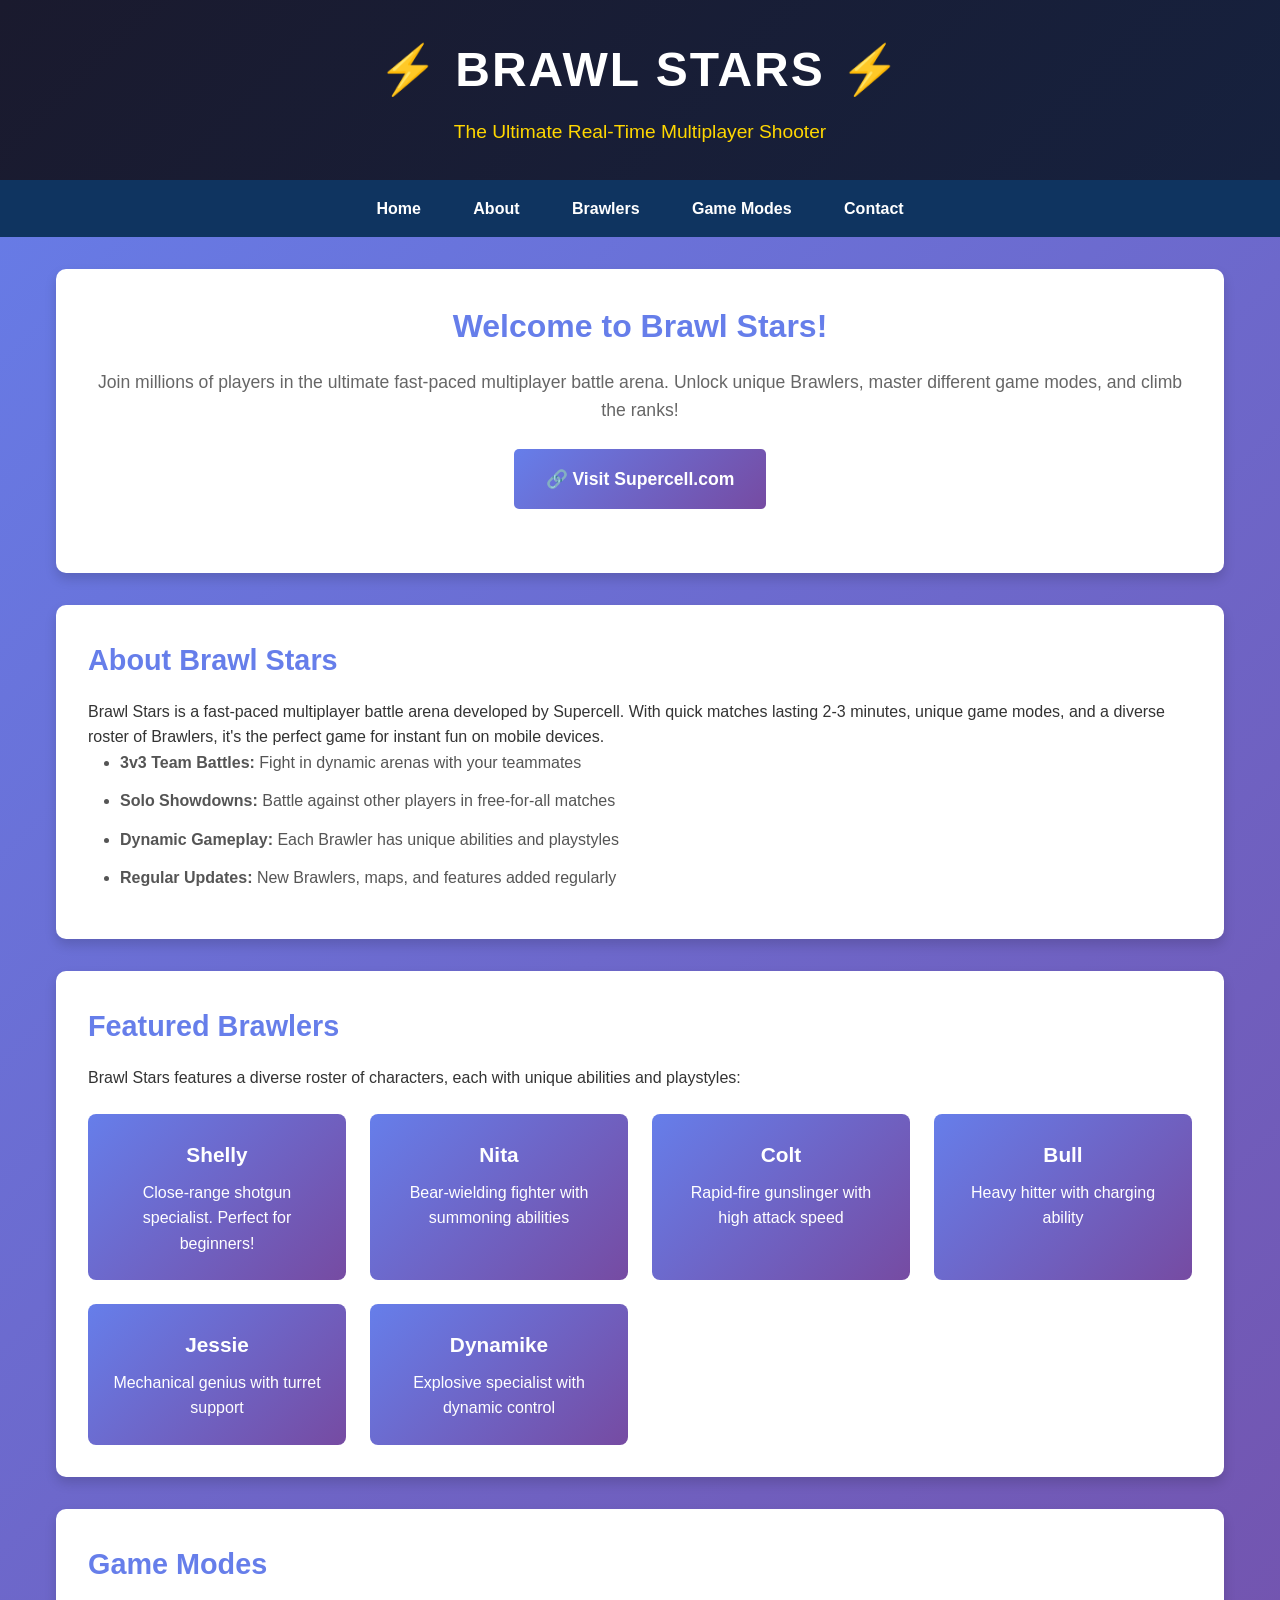
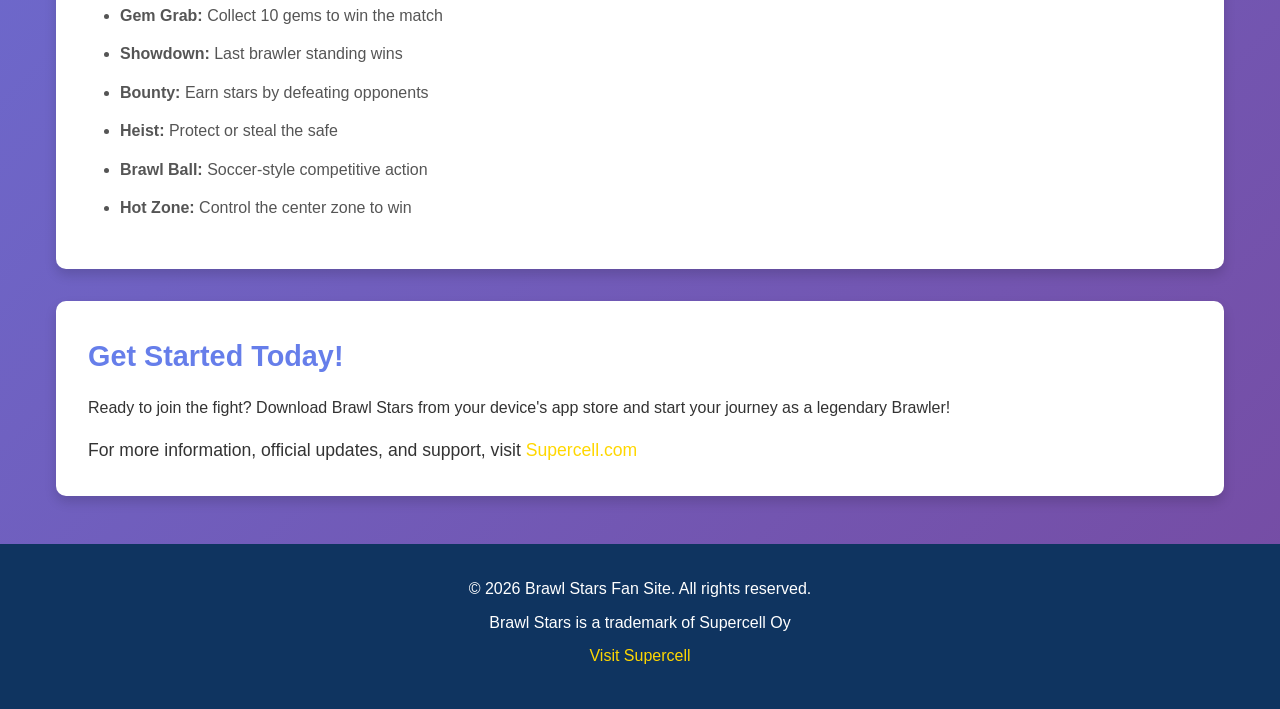
<file: Python/brawl_stars_website.html>
<!DOCTYPE html>
<html lang="en">
<head>
    <meta charset="UTF-8">
    <meta name="viewport" content="width=device-width, initial-scale=1.0">
    <title>Brawl Stars - Ultimate Guide</title>
    <style>
        * {
            margin: 0;
            padding: 0;
            box-sizing: border-box;
        }

        body {
            font-family: 'Arial', sans-serif;
            background: linear-gradient(135deg, #667eea 0%, #764ba2 100%);
            color: #333;
            line-height: 1.6;
        }

        header {
            background: linear-gradient(135deg, #1a1a2e 0%, #16213e 100%);
            color: white;
            padding: 2rem 0;
            text-align: center;
            box-shadow: 0 4px 6px rgba(0, 0, 0, 0.3);
        }

        header h1 {
            font-size: 3rem;
            margin-bottom: 0.5rem;
            text-transform: uppercase;
            letter-spacing: 2px;
        }

        header p {
            font-size: 1.2rem;
            color: #ffd700;
        }

        nav {
            background-color: #0f3460;
            padding: 1rem 0;
            text-align: center;
            position: sticky;
            top: 0;
            z-index: 100;
        }

        nav a {
            color: white;
            text-decoration: none;
            margin: 0 1.5rem;
            font-weight: bold;
            transition: color 0.3s;
        }

        nav a:hover {
            color: #ffd700;
        }

        .container {
            max-width: 1200px;
            margin: 2rem auto;
            padding: 0 1rem;
        }

        .hero {
            background: white;
            border-radius: 10px;
            padding: 2rem;
            margin-bottom: 2rem;
            box-shadow: 0 6px 12px rgba(0, 0, 0, 0.15);
            text-align: center;
        }

        .hero h2 {
            color: #667eea;
            margin-bottom: 1rem;
            font-size: 2rem;
        }

        .hero p {
            color: #666;
            margin-bottom: 1.5rem;
            font-size: 1.1rem;
        }

        .supercell-link {
            display: inline-block;
            background: linear-gradient(135deg, #667eea 0%, #764ba2 100%);
            color: white;
            padding: 1rem 2rem;
            text-decoration: none;
            border-radius: 5px;
            font-weight: bold;
            font-size: 1.1rem;
            transition: transform 0.3s, box-shadow 0.3s;
            margin-bottom: 2rem;
        }

        .supercell-link:hover {
            transform: translateY(-3px);
            box-shadow: 0 8px 16px rgba(102, 126, 234, 0.4);
        }

        .content-section {
            background: white;
            border-radius: 10px;
            padding: 2rem;
            margin-bottom: 2rem;
            box-shadow: 0 6px 12px rgba(0, 0, 0, 0.15);
        }

        .content-section h3 {
            color: #667eea;
            margin-bottom: 1rem;
            font-size: 1.8rem;
        }

        .content-section ul {
            margin-left: 2rem;
            margin-bottom: 1rem;
        }

        .content-section li {
            margin-bottom: 0.8rem;
            color: #555;
        }

        .brawlers-grid {
            display: grid;
            grid-template-columns: repeat(auto-fit, minmax(250px, 1fr));
            gap: 1.5rem;
            margin-top: 1.5rem;
        }

        .brawler-card {
            background: linear-gradient(135deg, #667eea 0%, #764ba2 100%);
            color: white;
            padding: 1.5rem;
            border-radius: 8px;
            text-align: center;
            transition: transform 0.3s;
        }

        .brawler-card:hover {
            transform: scale(1.05);
        }

        .brawler-card h4 {
            font-size: 1.3rem;
            margin-bottom: 0.5rem;
        }

        footer {
            background: #0f3460;
            color: white;
            text-align: center;
            padding: 2rem;
            margin-top: 3rem;
        }

        footer p {
            margin-bottom: 0.5rem;
        }

        .footer-link {
            color: #ffd700;
            text-decoration: none;
        }

        .footer-link:hover {
            text-decoration: underline;
        }
    </style>
</head>
<body>
    <header>
        <h1>⚡ BRAWL STARS ⚡</h1>
        <p>The Ultimate Real-Time Multiplayer Shooter</p>
    </header>

    <nav>
        <a href="#home">Home</a>
        <a href="#about">About</a>
        <a href="#brawlers">Brawlers</a>
        <a href="#modes">Game Modes</a>
        <a href="#contact">Contact</a>
    </nav>

    <div class="container">
        <div class="hero" id="home">
            <h2>Welcome to Brawl Stars!</h2>
            <p>Join millions of players in the ultimate fast-paced multiplayer battle arena. Unlock unique Brawlers, master different game modes, and climb the ranks!</p>
            <a href="https://www.supercell.com" class="supercell-link" target="_blank">🔗 Visit Supercell.com</a>
        </div>

        <div class="content-section" id="about">
            <h3>About Brawl Stars</h3>
            <p>Brawl Stars is a fast-paced multiplayer battle arena developed by Supercell. With quick matches lasting 2-3 minutes, unique game modes, and a diverse roster of Brawlers, it's the perfect game for instant fun on mobile devices.</p>
            <ul>
                <li><strong>3v3 Team Battles:</strong> Fight in dynamic arenas with your teammates</li>
                <li><strong>Solo Showdowns:</strong> Battle against other players in free-for-all matches</li>
                <li><strong>Dynamic Gameplay:</strong> Each Brawler has unique abilities and playstyles</li>
                <li><strong>Regular Updates:</strong> New Brawlers, maps, and features added regularly</li>
            </ul>
        </div>

        <div class="content-section" id="brawlers">
            <h3>Featured Brawlers</h3>
            <p>Brawl Stars features a diverse roster of characters, each with unique abilities and playstyles:</p>
            <div class="brawlers-grid">
                <div class="brawler-card">
                    <h4>Shelly</h4>
                    <p>Close-range shotgun specialist. Perfect for beginners!</p>
                </div>
                <div class="brawler-card">
                    <h4>Nita</h4>
                    <p>Bear-wielding fighter with summoning abilities</p>
                </div>
                <div class="brawler-card">
                    <h4>Colt</h4>
                    <p>Rapid-fire gunslinger with high attack speed</p>
                </div>
                <div class="brawler-card">
                    <h4>Bull</h4>
                    <p>Heavy hitter with charging ability</p>
                </div>
                <div class="brawler-card">
                    <h4>Jessie</h4>
                    <p>Mechanical genius with turret support</p>
                </div>
                <div class="brawler-card">
                    <h4>Dynamike</h4>
                    <p>Explosive specialist with dynamic control</p>
                </div>
            </div>
        </div>

        <div class="content-section" id="modes">
            <h3>Game Modes</h3>
            <ul>
                <li><strong>Gem Grab:</strong> Collect 10 gems to win the match</li>
                <li><strong>Showdown:</strong> Last brawler standing wins</li>
                <li><strong>Bounty:</strong> Earn stars by defeating opponents</li>
                <li><strong>Heist:</strong> Protect or steal the safe</li>
                <li><strong>Brawl Ball:</strong> Soccer-style competitive action</li>
                <li><strong>Hot Zone:</strong> Control the center zone to win</li>
            </ul>
        </div>

        <div class="content-section" id="contact">
            <h3>Get Started Today!</h3>
            <p>Ready to join the fight? Download Brawl Stars from your device's app store and start your journey as a legendary Brawler!</p>
            <p style="margin-top: 1rem; font-size: 1.1rem;">
                For more information, official updates, and support, visit 
                <a href="https://www.supercell.com" class="footer-link" target="_blank">Supercell.com</a>
            </p>
        </div>
    </div>

    <footer>
        <p>&copy; 2026 Brawl Stars Fan Site. All rights reserved.</p>
        <p>Brawl Stars is a trademark of Supercell Oy</p>
        <p><a href="https://www.supercell.com" class="footer-link" target="_blank">Visit Supercell</a></p>
    </footer>
</body>
</html>
</file>
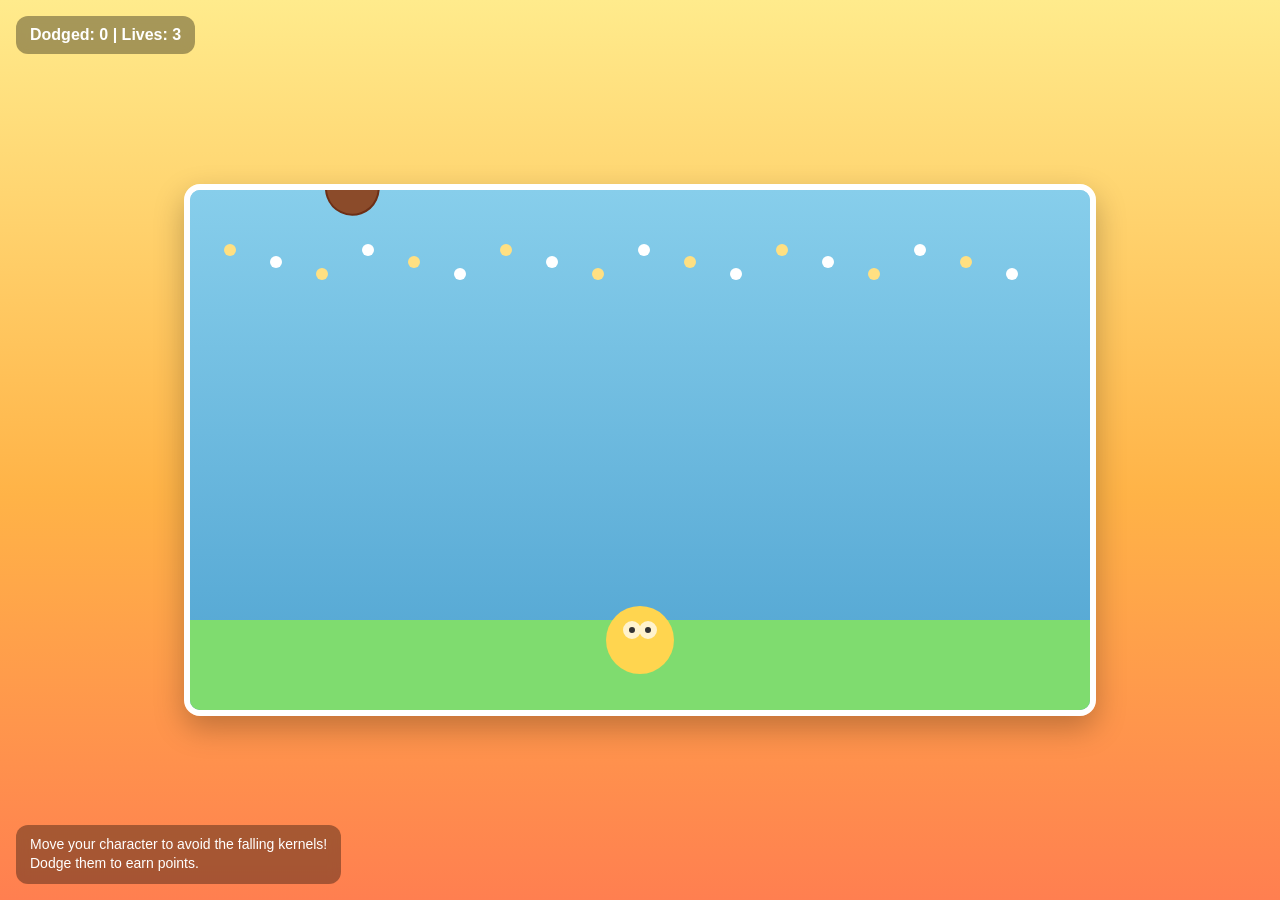
<file: Python/popcorn_doodle_game.html>
<!DOCTYPE html>
<html lang="en">
<head>
  <meta charset="UTF-8" />
  <meta name="viewport" content="width=device-width, initial-scale=1.0" />
  <title>Popcorn Doodle Game</title>
  <style>
    body {
      margin: 0;
      overflow: hidden;
      background: linear-gradient(180deg, #ffeb8c 0%, #ffb347 55%, #ff7f50 100%);
      font-family: Arial, sans-serif;
      color: #fff;
      display: flex;
      justify-content: center;
      align-items: center;
      height: 100vh;
    }
    canvas {
      border: 6px solid #fff;
      border-radius: 16px;
      box-shadow: 0 12px 30px rgba(0, 0, 0, 0.25);
      background: linear-gradient(180deg, #87ceeb 0%, #4fa3d1 100%);
    }
    .hud {
      position: fixed;
      top: 16px;
      left: 16px;
      background: rgba(0,0,0,0.35);
      padding: 10px 14px;
      border-radius: 12px;
      font-size: 16px;
      font-weight: bold;
      backdrop-filter: blur(6px);
    }
    .info {
      position: fixed;
      bottom: 16px;
      left: 16px;
      background: rgba(0,0,0,0.35);
      padding: 10px 14px;
      border-radius: 12px;
      font-size: 14px;
      line-height: 1.4;
      backdrop-filter: blur(6px);
    }
    .warning {
      position: fixed;
      top: 50%;
      left: 50%;
      transform: translate(-50%, -50%);
      background: rgba(255, 0, 0, 0.8);
      padding: 20px 30px;
      border-radius: 12px;
      font-size: 24px;
      font-weight: bold;
      animation: flash 0.3s;
    }
    @keyframes flash {
      0% { opacity: 1; }
      100% { opacity: 0; }
    }
  </style>
</head>
<body>
  <div class="hud">Dodged: <span id="score">0</span> | Lives: <span id="lives">3</span></div>
  <div class="info">Move your character to avoid the falling kernels!<br/>Dodge them to earn points.</div>
  <canvas id="gameCanvas" width="900" height="520"></canvas>

  <script>
    const canvas = document.getElementById('gameCanvas');
    const ctx = canvas.getContext('2d');
    const scoreEl = document.getElementById('score');
    const livesEl = document.getElementById('lives');

    const width = canvas.width;
    const height = canvas.height;

    let score = 0;
    let lives = 3;
    let gameOver = false;
    let spawnTimer = 0;
    let popTimer = 0;

    const popcorns = [];
    const player = { x: width / 2, y: height - 70, radius: 34 };
    const keys = {};

    function rand(min, max) {
      return Math.random() * (max - min) + min;
    }

    function createPopcorn(type = 'good') {
      const size = type === 'burnt' ? rand(18, 28) : rand(20, 36);
      return {
        x: rand(size, width - size),
        y: -size,
        vy: rand(1.5, 3.8),
        size,
        type,
        popped: false,
        spin: rand(0, Math.PI * 2),
        rotationSpeed: rand(-0.08, 0.08)
      };
    }

    function spawnKernel() {
      const type = Math.random() < 0.18 ? 'burnt' : 'good';
      popcorns.push(createPopcorn(type));
    }

    function drawPlayer() {
      ctx.save();
      ctx.translate(player.x, player.y);
      ctx.fillStyle = '#ffd54f';
      ctx.beginPath();
      ctx.arc(0, 0, player.radius, 0, Math.PI * 2);
      ctx.fill();
      ctx.fillStyle = '#fff3cd';
      ctx.beginPath();
      ctx.arc(-8, -10, 9, 0, Math.PI * 2);
      ctx.arc(8, -10, 9, 0, Math.PI * 2);
      ctx.fill();
      ctx.fillStyle = '#333';
      ctx.beginPath();
      ctx.arc(-8, -10, 3, 0, Math.PI * 2);
      ctx.arc(8, -10, 3, 0, Math.PI * 2);
      ctx.fill();
      ctx.restore();
    }

    function drawKernel(k) {
      ctx.save();
      ctx.translate(k.x, k.y);
      ctx.rotate(k.spin);
      ctx.fillStyle = k.type === 'burnt' ? '#8b4b2a' : '#f8f1c6';
      ctx.beginPath();
      ctx.arc(0, 0, k.size, 0, Math.PI * 2);
      ctx.fill();
      if (!k.popped) {
        ctx.strokeStyle = k.type === 'burnt' ? '#6d2f16' : '#d8c56a';
        ctx.lineWidth = 2;
        ctx.stroke();
      } else {
        ctx.fillStyle = '#ff8c00';
        ctx.beginPath();
        ctx.arc(-k.size * 0.25, -k.size * 0.25, k.size * 0.4, 0, Math.PI * 2);
        ctx.arc(k.size * 0.25, -k.size * 0.25, k.size * 0.4, 0, Math.PI * 2);
        ctx.arc(0, k.size * 0.15, k.size * 0.5, 0, Math.PI * 2);
        ctx.fill();
      }
      ctx.restore();
    }

    function update() {
      if (gameOver) return;

      // Handle arrow key movement
      const moveSpeed = 6;
      if (keys['ArrowLeft'] || keys['a']) player.x = Math.max(player.radius, player.x - moveSpeed);
      if (keys['ArrowRight'] || keys['d']) player.x = Math.min(width - player.radius, player.x + moveSpeed);
      if (keys['ArrowUp'] || keys['w']) player.y = Math.max(player.radius, player.y - moveSpeed);
      if (keys['ArrowDown'] || keys['s']) player.y = Math.min(height - player.radius, player.y + moveSpeed);

      spawnTimer += 1 / 60;
      popTimer += 1 / 60;
      if (spawnTimer > 0.64) {
        spawnKernel();
        spawnTimer = 0;
      }

      for (let i = popcorns.length - 1; i >= 0; i--) {
        const k = popcorns[i];
        k.y += k.vy;
        k.spin += k.rotationSpeed;

        // Check collision with player
        if (!k.popped && k.y + k.size > player.y - player.radius && k.y - k.size < player.y + player.radius && Math.abs(k.x - player.x) < player.radius + k.size) {
          lives -= 1;
          k.popped = true;
          showHitWarning();
        }

        if (k.popped) {
          k.size *= 0.96;
          if (k.size < 1.5) popcorns.splice(i, 1);
        } else if (k.y - k.size > height) {
          // Kernel fell off - player successfully dodged it
          score += 1;
          popcorns.splice(i, 1);
        }
      }

      if (lives <= 0) {
        gameOver = true;
      }

      scoreEl.textContent = score;
      livesEl.textContent = lives;
    }

    function showHitWarning() {
      const warning = document.createElement('div');
      warning.className = 'warning';
      warning.textContent = '✗ HIT!';
      document.body.appendChild(warning);
      setTimeout(() => warning.remove(), 300);
    }

    function drawBackground() {
      ctx.clearRect(0, 0, width, height);
      const sky = ctx.createLinearGradient(0, 0, 0, height);
      sky.addColorStop(0, '#87ceeb');
      sky.addColorStop(1, '#4fa3d1');
      ctx.fillStyle = sky;
      ctx.fillRect(0, 0, width, height);

      ctx.fillStyle = '#7fdc6f';
      ctx.fillRect(0, height - 90, width, 90);

      for (let i = 0; i < 18; i++) {
        ctx.fillStyle = i % 2 === 0 ? '#ffe082' : '#ffffff';
        ctx.beginPath();
        ctx.arc(40 + i * 46, 60 + (i % 3) * 12, 6, 0, Math.PI * 2);
        ctx.fill();
      }
    }

    function draw() {
      drawBackground();
      popcorns.forEach(drawKernel);
      drawPlayer();

      if (gameOver) {
        ctx.fillStyle = 'rgba(0,0,0,0.55)';
        ctx.fillRect(0, 0, width, height);
        ctx.fillStyle = '#fff';
        ctx.font = 'bold 44px Arial';
        ctx.textAlign = 'center';
        ctx.fillText('Game Over', width / 2, height / 2 - 10);
        ctx.font = '28px Arial';
        ctx.fillText(`Final Score: ${score}`, width / 2, height / 2 + 32);
      }
    }

    function gameLoop() {
      update();
      draw();
      requestAnimationFrame(gameLoop);
    }

    window.addEventListener('keydown', (e) => {
      keys[e.key] = true;
    });

    window.addEventListener('keyup', (e) => {
      keys[e.key] = false;
    });

    gameLoop();
  </script>
</body>
</html>
</file>
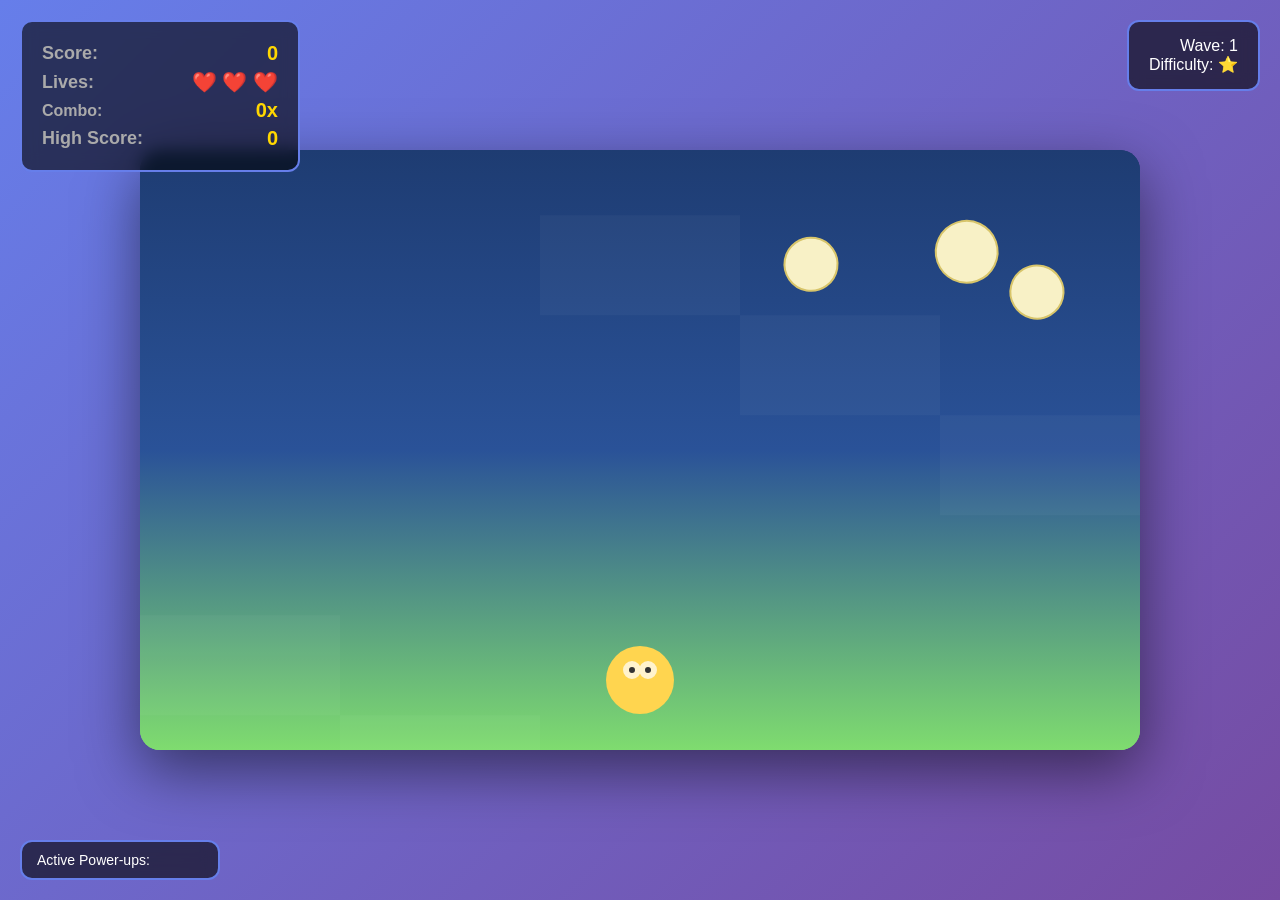
<file: Python/popcorn_doodle_game_advanced.html>
<!DOCTYPE html>
<html lang="en">
<head>
  <meta charset="UTF-8" />
  <meta name="viewport" content="width=device-width, initial-scale=1.0" />
  <title>Popcorn Doodle - Advanced</title>
  <style>
    * {
      margin: 0;
      padding: 0;
      box-sizing: border-box;
    }

    body {
      overflow: hidden;
      background: linear-gradient(135deg, #667eea 0%, #764ba2 100%);
      font-family: 'Arial', sans-serif;
      color: #fff;
      display: flex;
      justify-content: center;
      align-items: center;
      height: 100vh;
    }

    .game-container {
      position: relative;
      width: 1000px;
      height: 600px;
      background: rgba(0, 0, 0, 0.2);
      border-radius: 20px;
      overflow: hidden;
      box-shadow: 0 20px 60px rgba(0, 0, 0, 0.5);
    }

    canvas {
      display: block;
      width: 100%;
      height: 100%;
      background: linear-gradient(180deg, #1e3c72 0%, #2a5298 50%, #7fdc6f 100%);
    }

    .hud {
      position: fixed;
      top: 20px;
      left: 20px;
      background: rgba(0, 0, 0, 0.6);
      padding: 15px 20px;
      border-radius: 12px;
      font-size: 18px;
      font-weight: bold;
      backdrop-filter: blur(8px);
      border: 2px solid #667eea;
      z-index: 10;
      min-width: 280px;
    }

    .hud-item {
      margin: 5px 0;
      display: flex;
      justify-content: space-between;
      align-items: center;
    }

    .hud-label {
      color: #aaa;
    }

    .hud-value {
      color: #ffd700;
      font-size: 20px;
      margin-left: 10px;
    }

    .combo {
      color: #ff6b6b;
      font-size: 16px;
    }

    .wave-info {
      position: fixed;
      top: 20px;
      right: 20px;
      background: rgba(0, 0, 0, 0.6);
      padding: 15px 20px;
      border-radius: 12px;
      font-size: 16px;
      backdrop-filter: blur(8px);
      border: 2px solid #667eea;
      z-index: 10;
      text-align: right;
    }

    .power-up-display {
      position: fixed;
      bottom: 20px;
      left: 20px;
      background: rgba(0, 0, 0, 0.6);
      padding: 10px 15px;
      border-radius: 12px;
      font-size: 14px;
      backdrop-filter: blur(8px);
      border: 2px solid #667eea;
      z-index: 10;
      min-width: 200px;
    }

    .power-up-item {
      margin: 5px 0;
      padding: 5px;
      background: rgba(255, 255, 255, 0.1);
      border-radius: 6px;
    }

    .menu {
      position: fixed;
      top: 50%;
      left: 50%;
      transform: translate(-50%, -50%);
      background: rgba(0, 0, 0, 0.95);
      padding: 40px;
      border-radius: 20px;
      text-align: center;
      z-index: 100;
      border: 3px solid #667eea;
      max-width: 400px;
    }

    .menu h1 {
      font-size: 48px;
      margin-bottom: 20px;
      background: linear-gradient(135deg, #667eea 0%, #764ba2 100%);
      -webkit-background-clip: text;
      -webkit-text-fill-color: transparent;
      background-clip: text;
    }

    .menu p {
      font-size: 18px;
      margin: 15px 0;
      color: #aaa;
    }

    .menu button {
      background: linear-gradient(135deg, #667eea 0%, #764ba2 100%);
      color: white;
      border: none;
      padding: 15px 40px;
      font-size: 18px;
      border-radius: 10px;
      cursor: pointer;
      margin: 10px;
      transition: transform 0.2s;
      font-weight: bold;
    }

    .menu button:hover {
      transform: scale(1.05);
    }

    .hidden {
      display: none;
    }

    .stats {
      font-size: 14px;
      color: #aaa;
      margin-top: 20px;
      padding-top: 20px;
      border-top: 2px solid #667eea;
    }

    .warning {
      position: fixed;
      top: 50%;
      left: 50%;
      transform: translate(-50%, -50%);
      background: rgba(255, 0, 0, 0.8);
      padding: 30px 50px;
      border-radius: 12px;
      font-size: 32px;
      font-weight: bold;
      animation: flash 0.4s;
      z-index: 50;
    }

    @keyframes flash {
      0% { opacity: 1; transform: translate(-50%, -50%) scale(1); }
      100% { opacity: 0; transform: translate(-50%, -50%) scale(0.8); }
    }

    .particle {
      position: fixed;
      pointer-events: none;
      z-index: 5;
    }
  </style>
</head>
<body>
  <div class="game-container">
    <div class="hud">
      <div class="hud-item">
        <span class="hud-label">Score:</span>
        <span class="hud-value" id="score">0</span>
      </div>
      <div class="hud-item">
        <span class="hud-label">Lives:</span>
        <span class="hud-value" id="lives">❤️ 3</span>
      </div>
      <div class="hud-item combo">
        <span class="hud-label">Combo:</span>
        <span class="hud-value" id="combo">0x</span>
      </div>
      <div class="hud-item">
        <span class="hud-label">High Score:</span>
        <span class="hud-value" id="highScore">0</span>
      </div>
    </div>

    <div class="wave-info">
      <div id="waveDisplay">Wave: 1</div>
      <div id="difficultyDisplay">Difficulty: ⭐</div>
    </div>

    <div class="power-up-display">
      <div id="activePowerUps">Active Power-ups:</div>
    </div>

    <canvas id="gameCanvas" width="1000" height="600"></canvas>
  </div>

  <div class="menu hidden" id="startMenu">
    <h1>🍿 POPCORN DOODLE</h1>
    <p>Dodge the falling kernels!</p>
    <p>Arrow Keys or WASD to Move</p>
    <p>Collect power-ups for abilities</p>
    <button onclick="startGame()">Start Game</button>
    <div class="stats">
      <p>High Score: <span id="menuHighScore">0</span></p>
    </div>
  </div>

  <div class="menu hidden" id="gameOverMenu">
    <h1>Game Over!</h1>
    <p>Final Score: <span id="finalScore">0</span></p>
    <p>Wave Reached: <span id="waveReached">1</span></p>
    <p>High Score: <span id="gameOverHighScore">0</span></p>
    <button onclick="location.reload()">Play Again</button>
  </div>

  <script>
    const canvas = document.getElementById('gameCanvas');
    const ctx = canvas.getContext('2d');
    const scoreEl = document.getElementById('score');
    const livesEl = document.getElementById('lives');
    const comboEl = document.getElementById('combo');
    const highScoreEl = document.getElementById('highScore');

    const width = canvas.width;
    const height = canvas.height;

    // Game state
    let score = 0;
    let highScore = localStorage.getItem('popcornHighScore') || 0;
    let lives = 3;
    let gameOver = false;
    let gamePaused = false;
    let wave = 1;
    let combo = 0;
    let waveKernelsRemaining = 10;
    let waveKernelsSpawned = 0;

    // Difficulty progression
    let spawnRate = 0.8;
    let kernelSpeedMultiplier = 1;
    let maxKernels = 3;

    const popcorns = [];
    const powerUps = [];
    const particles = [];
    const player = { x: width / 2, y: height - 70, radius: 34, activePowerUps: {} };
    const keys = {};

    function rand(min, max) {
      return Math.random() * (max - min) + min;
    }

    function createPopcorn(type = 'good') {
      const size = type === 'burnt' ? rand(18, 28) : type === 'golden' ? rand(22, 34) : rand(20, 36);
      return {
        x: rand(size, width - size),
        y: -size,
        vy: rand(2, 4.5) * kernelSpeedMultiplier,
        size,
        type,
        popped: false,
        spin: rand(0, Math.PI * 2),
        rotationSpeed: rand(-0.08, 0.08)
      };
    }

    function createPowerUp(x, y, type) {
      return { x, y, vx: rand(-1, 1), vy: 2, type, collected: false, size: 15 };
    }

    function spawnKernel() {
      if (popcorns.length < maxKernels && waveKernelsSpawned < waveKernelsRemaining) {
        const rand_val = Math.random();
        let type = 'good';
        if (rand_val < 0.15) type = 'burnt';
        else if (rand_val < 0.08) type = 'golden';
        
        popcorns.push(createPopcorn(type));
        waveKernelsSpawned++;
      }
    }

    function createParticles(x, y, color, count = 8) {
      for (let i = 0; i < count; i++) {
        particles.push({
          x,
          y,
          vx: (Math.random() - 0.5) * 8,
          vy: (Math.random() - 0.5) * 8 - 2,
          life: 1,
          color
        });
      }
    }

    function drawPlayer() {
      ctx.save();
      ctx.translate(player.x, player.y);
      
      // Shield effect
      if (player.activePowerUps.shield) {
        ctx.strokeStyle = 'rgba(100, 200, 255, 0.6)';
        ctx.lineWidth = 3;
        ctx.beginPath();
        ctx.arc(0, 0, player.radius + 8, 0, Math.PI * 2);
        ctx.stroke();
      }

      ctx.fillStyle = '#ffd54f';
      ctx.beginPath();
      ctx.arc(0, 0, player.radius, 0, Math.PI * 2);
      ctx.fill();
      ctx.fillStyle = '#fff3cd';
      ctx.beginPath();
      ctx.arc(-8, -10, 9, 0, Math.PI * 2);
      ctx.arc(8, -10, 9, 0, Math.PI * 2);
      ctx.fill();
      ctx.fillStyle = '#333';
      ctx.beginPath();
      ctx.arc(-8, -10, 3, 0, Math.PI * 2);
      ctx.arc(8, -10, 3, 0, Math.PI * 2);
      ctx.fill();
      ctx.restore();
    }

    function drawKernel(k) {
      ctx.save();
      ctx.translate(k.x, k.y);
      ctx.rotate(k.spin);

      if (k.type === 'golden') {
        ctx.fillStyle = '#ffd700';
        ctx.shadowColor = '#ffed4e';
        ctx.shadowBlur = 10;
      } else if (k.type === 'burnt') {
        ctx.fillStyle = '#8b4b2a';
      } else {
        ctx.fillStyle = '#f8f1c6';
      }

      ctx.beginPath();
      ctx.arc(0, 0, k.size, 0, Math.PI * 2);
      ctx.fill();

      if (!k.popped) {
        ctx.strokeStyle = k.type === 'burnt' ? '#6d2f16' : k.type === 'golden' ? '#ffaa00' : '#d8c56a';
        ctx.lineWidth = 2;
        ctx.stroke();
      } else {
        ctx.fillStyle = '#ff8c00';
        ctx.beginPath();
        ctx.arc(-k.size * 0.25, -k.size * 0.25, k.size * 0.4, 0, Math.PI * 2);
        ctx.arc(k.size * 0.25, -k.size * 0.25, k.size * 0.4, 0, Math.PI * 2);
        ctx.arc(0, k.size * 0.15, k.size * 0.5, 0, Math.PI * 2);
        ctx.fill();
      }
      ctx.restore();
    }

    function drawPowerUp(p) {
      ctx.save();
      ctx.translate(p.x, p.y);
      ctx.fillStyle = p.type === 'shield' ? '#00d4ff' : p.type === 'slowmo' ? '#ff00ff' : '#00ff00';
      ctx.shadowColor = ctx.fillStyle;
      ctx.shadowBlur = 15;
      ctx.beginPath();
      ctx.arc(0, 0, p.size, 0, Math.PI * 2);
      ctx.fill();
      ctx.fillStyle = 'white';
      ctx.font = 'bold 12px Arial';
      ctx.textAlign = 'center';
      ctx.textBaseline = 'middle';
      ctx.fillText(p.type === 'shield' ? '🛡️' : p.type === 'slowmo' ? '⏱️' : '⚡', 0, 0);
      ctx.restore();
    }

    function drawParticles() {
      particles.forEach((p, i) => {
        p.x += p.vx;
        p.y += p.vy;
        p.vy += 0.15;
        p.life -= 0.02;

        if (p.life <= 0) {
          particles.splice(i, 1);
          return;
        }

        ctx.fillStyle = p.color + Math.floor(p.life * 255).toString(16).padStart(2, '0');
        ctx.fillRect(p.x, p.y, 3, 3);
      });
    }

    function updatePowerUps() {
      for (const [key, data] of Object.entries(player.activePowerUps)) {
        data.remaining -= 1 / 60;
        if (data.remaining <= 0) {
          delete player.activePowerUps[key];
        }
      }

      // Apply slow motion
      if (player.activePowerUps.slowmo) {
        player.activePowerUps.slowmo.visual = true;
      }

      document.getElementById('activePowerUps').innerHTML = 'Active Power-ups:<br>' +
        Object.keys(player.activePowerUps).map(k => 
          `${k}: ${Math.ceil(player.activePowerUps[k].remaining)}s`
        ).join('<br>') || 'None';
    }

    function update() {
      if (gameOver || gamePaused) return;

      // Handle arrow key movement
      const moveSpeed = player.activePowerUps.speedboost ? 9 : 6;
      if (keys['ArrowLeft'] || keys['a']) player.x = Math.max(player.radius, player.x - moveSpeed);
      if (keys['ArrowRight'] || keys['d']) player.x = Math.min(width - player.radius, player.x + moveSpeed);
      if (keys['ArrowUp'] || keys['w']) player.y = Math.max(player.radius, player.y - moveSpeed);
      if (keys['ArrowDown'] || keys['s']) player.y = Math.min(height - player.radius, player.y + moveSpeed);

      let spawnCounter = player.activePowerUps.slowmo ? spawnRate * 0.5 : spawnRate;
      for (let i = 0; i < spawnCounter; i++) {
        if (Math.random() < 0.3) spawnKernel();
      }

      // Update kernels
      for (let i = popcorns.length - 1; i >= 0; i--) {
        const k = popcorns[i];
        const speedMod = player.activePowerUps.slowmo ? 0.3 : 1;
        k.y += k.vy * speedMod;
        k.spin += k.rotationSpeed;

        if (!k.popped && k.y + k.size > player.y - player.radius && k.y - k.size < player.y + player.radius && Math.abs(k.x - player.x) < player.radius + k.size) {
          if (player.activePowerUps.shield) {
            createParticles(k.x, k.y, '#00d4ff', 12);
            k.popped = true;
            player.activePowerUps.shield.remaining -= 0.5;
          } else {
            lives -= 1;
            k.popped = true;
            combo = 0;
            createParticles(k.x, k.y, '#ff0000', 15);
            showHitWarning();
          }
        }

        if (k.popped) {
          k.size *= 0.96;
          if (k.size < 1.5) popcorns.splice(i, 1);
        } else if (k.y - k.size > height) {
          score += k.type === 'golden' ? 5 : 1;
          combo++;
          createParticles(k.x, k.y, k.type === 'golden' ? '#ffd700' : '#90EE90', 8);
          
          if (Math.random() < 0.15) {
            const powerUpType = ['shield', 'slowmo', 'speedboost'][Math.floor(Math.random() * 3)];
            powerUps.push(createPowerUp(k.x, k.y, powerUpType));
          }
          popcorns.splice(i, 1);
        }
      }

      // Update power-ups
      for (let i = powerUps.length - 1; i >= 0; i--) {
        const p = powerUps[i];
        p.x += p.vx;
        p.y += p.vy;
        p.vy += 0.15;

        if (!p.collected && Math.abs(p.x - player.x) < player.radius + p.size && Math.abs(p.y - player.y) < player.radius + p.size) {
          player.activePowerUps[p.type] = { remaining: p.type === 'slowmo' ? 8 : p.type === 'shield' ? 6 : 4 };
          createParticles(p.x, p.y, '#00ff00', 12);
          powerUps.splice(i, 1);
        } else if (p.y > height) {
          powerUps.splice(i, 1);
        }
      }

      updatePowerUps();

      // Wave progression
      if (waveKernelsSpawned === waveKernelsRemaining && popcorns.length === 0) {
        wave++;
        waveKernelsRemaining = Math.floor(10 + wave * 2);
        waveKernelsSpawned = 0;
        spawnRate += 0.1;
        kernelSpeedMultiplier += 0.15;
        maxKernels = Math.min(8, 3 + Math.floor(wave / 2));
      }

      if (lives <= 0) {
        gameOver = true;
        document.getElementById('gameOverMenu').classList.remove('hidden');
        document.getElementById('finalScore').textContent = score;
        document.getElementById('waveReached').textContent = wave;
        if (score > highScore) {
          highScore = score;
          localStorage.setItem('popcornHighScore', highScore);
        }
        document.getElementById('gameOverHighScore').textContent = highScore;
      }

      scoreEl.textContent = score;
      comboEl.textContent = combo + 'x';
      livesEl.textContent = '❤️ '.repeat(Math.max(0, lives));
      highScoreEl.textContent = highScore;
      document.getElementById('waveDisplay').textContent = `Wave: ${wave}`;
      document.getElementById('difficultyDisplay').textContent = `Difficulty: ${'⭐'.repeat(Math.min(5, Math.floor(wave / 2) + 1))}`;
    }

    function drawBackground() {
      ctx.clearRect(0, 0, width, height);
      const sky = ctx.createLinearGradient(0, 0, 0, height);
      sky.addColorStop(0, '#1e3c72');
      sky.addColorStop(0.5, '#2a5298');
      sky.addColorStop(1, '#7fdc6f');
      ctx.fillStyle = sky;
      ctx.fillRect(0, 0, width, height);

      // Parallax background
      ctx.fillStyle = 'rgba(255, 255, 255, 0.03)';
      for (let i = 0; i < 5; i++) {
        ctx.fillRect(i * 200, (Date.now() / 30 + i * 100) % height, 200, 100);
      }
    }

    function draw() {
      drawBackground();
      powerUps.forEach(drawPowerUp);
      drawParticles();
      popcorns.forEach(drawKernel);
      drawPlayer();

      if (gameOver) {
        ctx.fillStyle = 'rgba(0,0,0,0.7)';
        ctx.fillRect(0, 0, width, height);
      }
    }

    function gameLoop() {
      update();
      draw();
      requestAnimationFrame(gameLoop);
    }

    function showHitWarning() {
      const warning = document.createElement('div');
      warning.className = 'warning';
      warning.textContent = '✗ HIT!';
      document.body.appendChild(warning);
      setTimeout(() => warning.remove(), 400);
    }

    function startGame() {
      document.getElementById('startMenu').classList.add('hidden');
      score = 0;
      lives = 3;
      combo = 0;
      wave = 1;
      gameOver = false;
      waveKernelsRemaining = 10;
      waveKernelsSpawned = 0;
      spawnRate = 0.8;
      kernelSpeedMultiplier = 1;
      maxKernels = 3;
      popcorns.length = 0;
      powerUps.length = 0;
      particles.length = 0;
      player.activePowerUps = {};
      player.x = width / 2;
      player.y = height - 70;
    }

    window.addEventListener('keydown', (e) => {
      keys[e.key] = true;
      if (e.key === 'p' || e.key === 'P') {
        gamePaused = !gamePaused;
      }
    });

    window.addEventListener('keyup', (e) => {
      keys[e.key] = false;
    });

    document.getElementById('menuHighScore').textContent = highScore;
    gameLoop();
  </script>
</body>
</html>
</file>
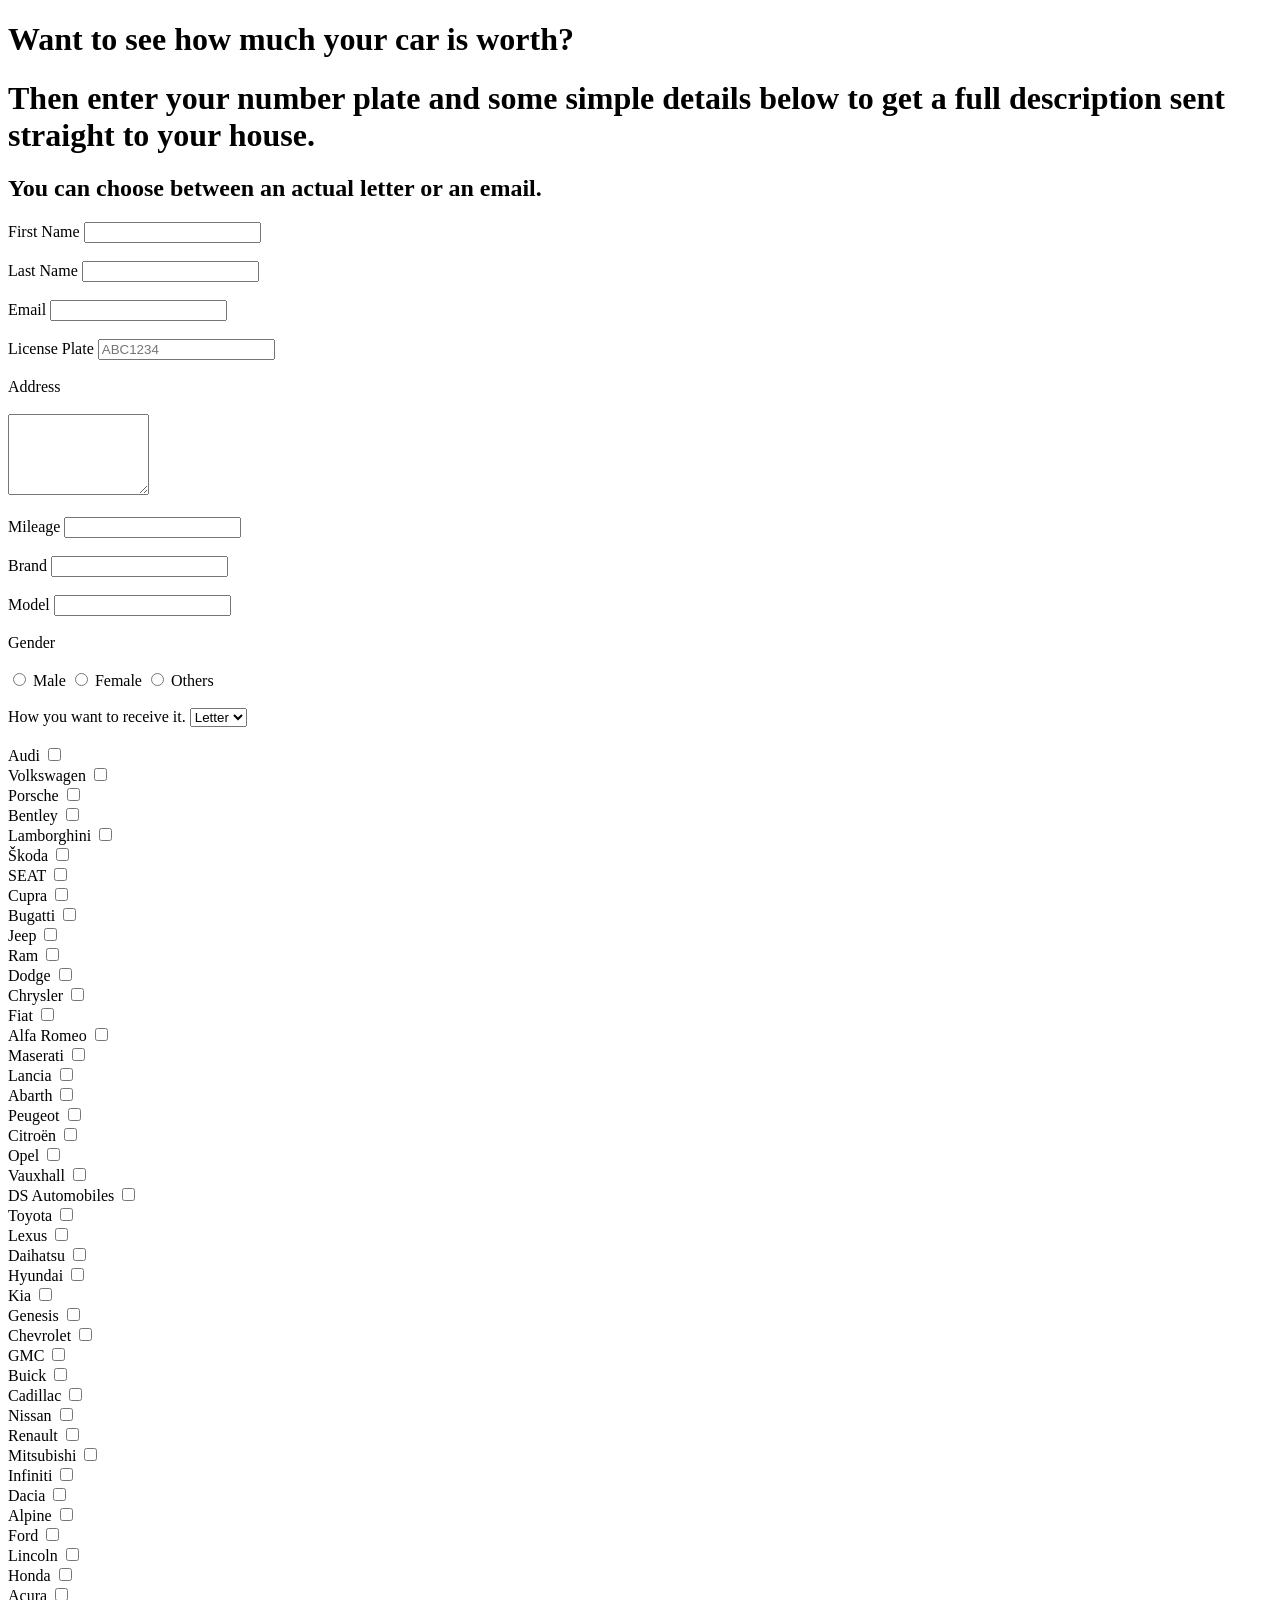
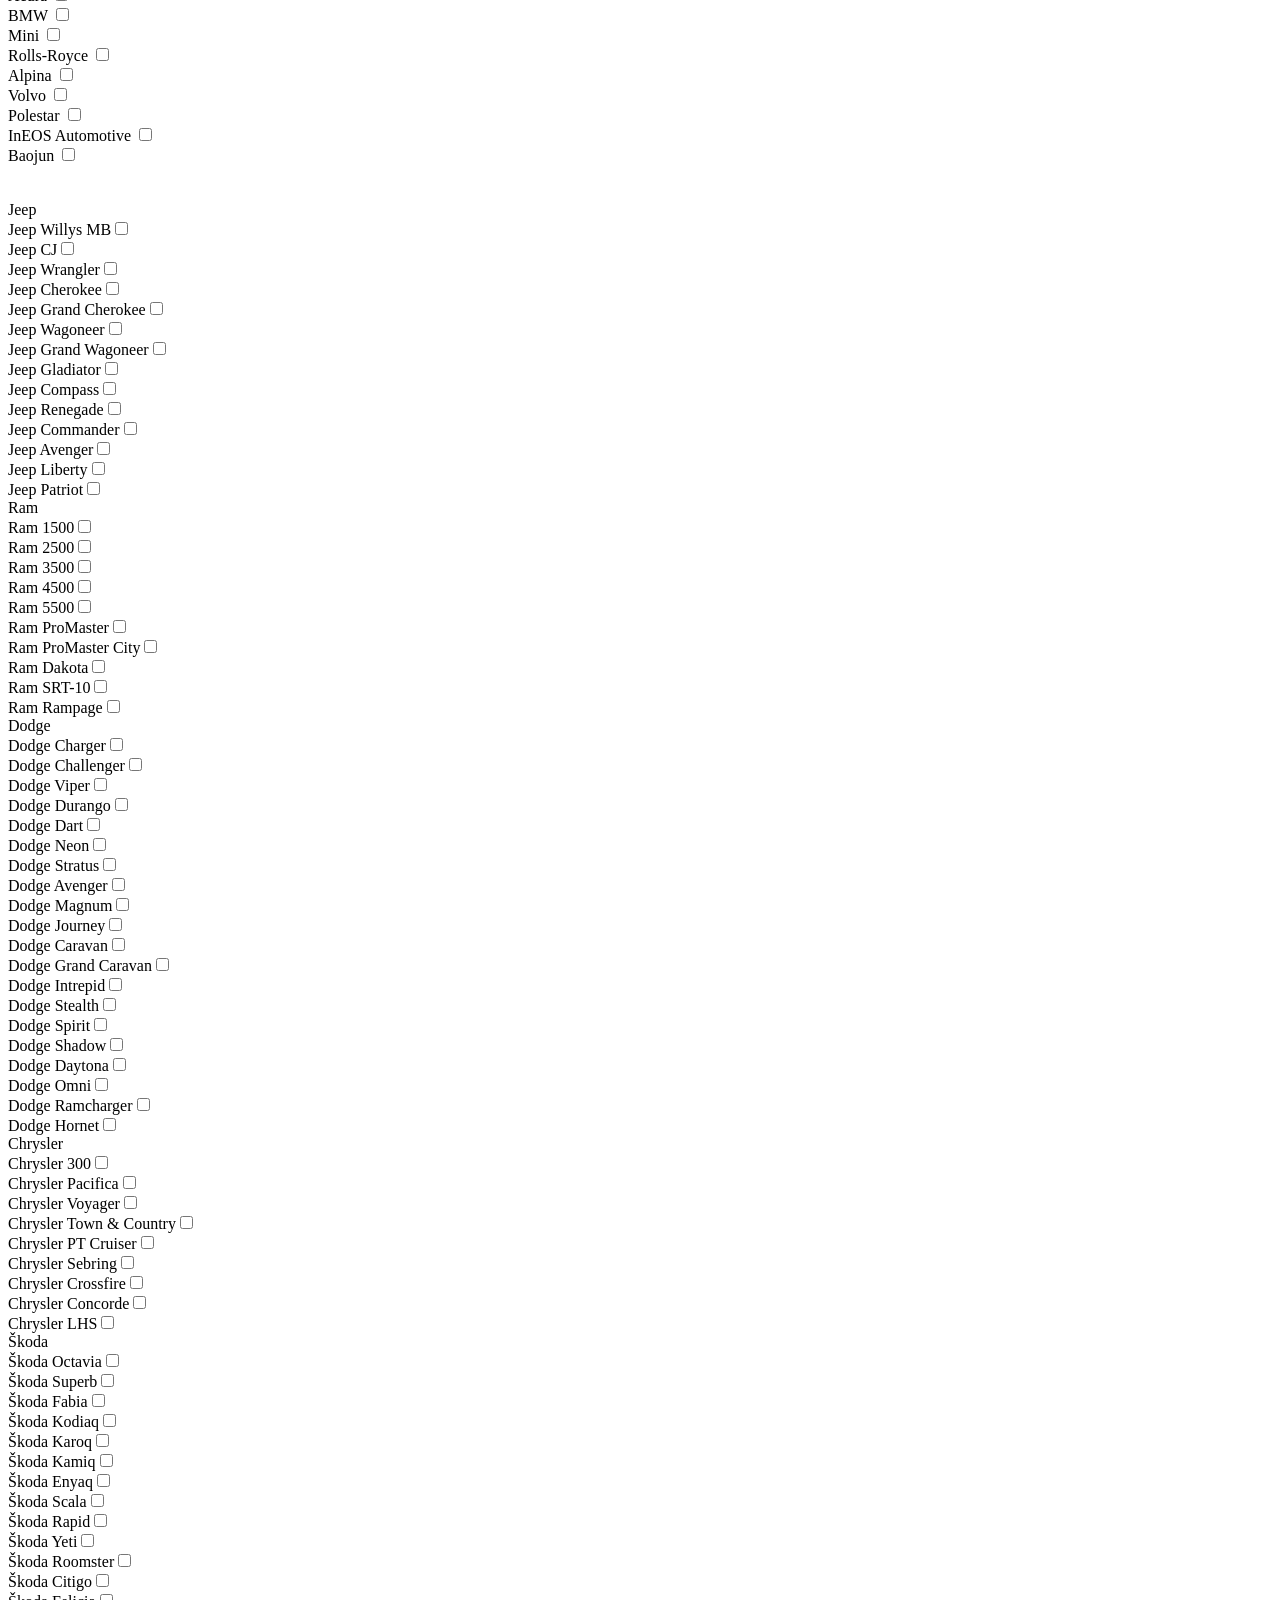
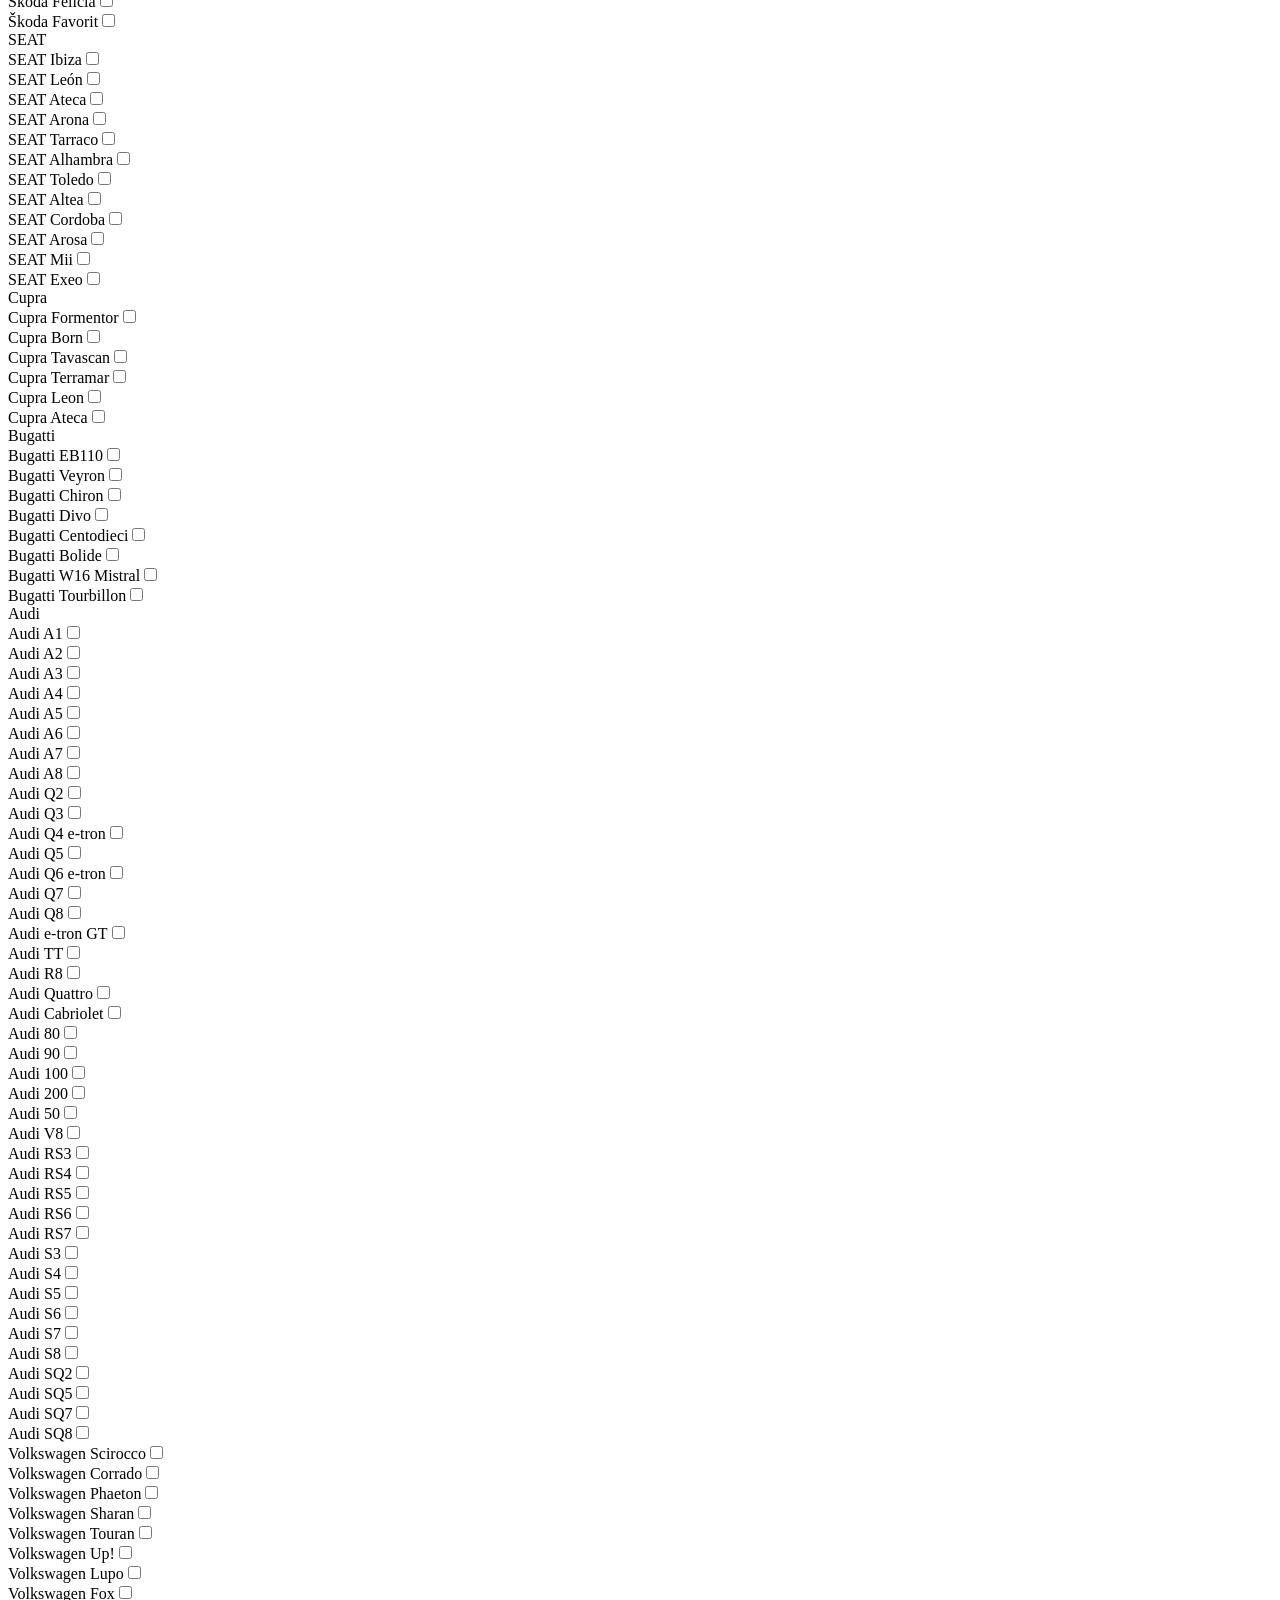
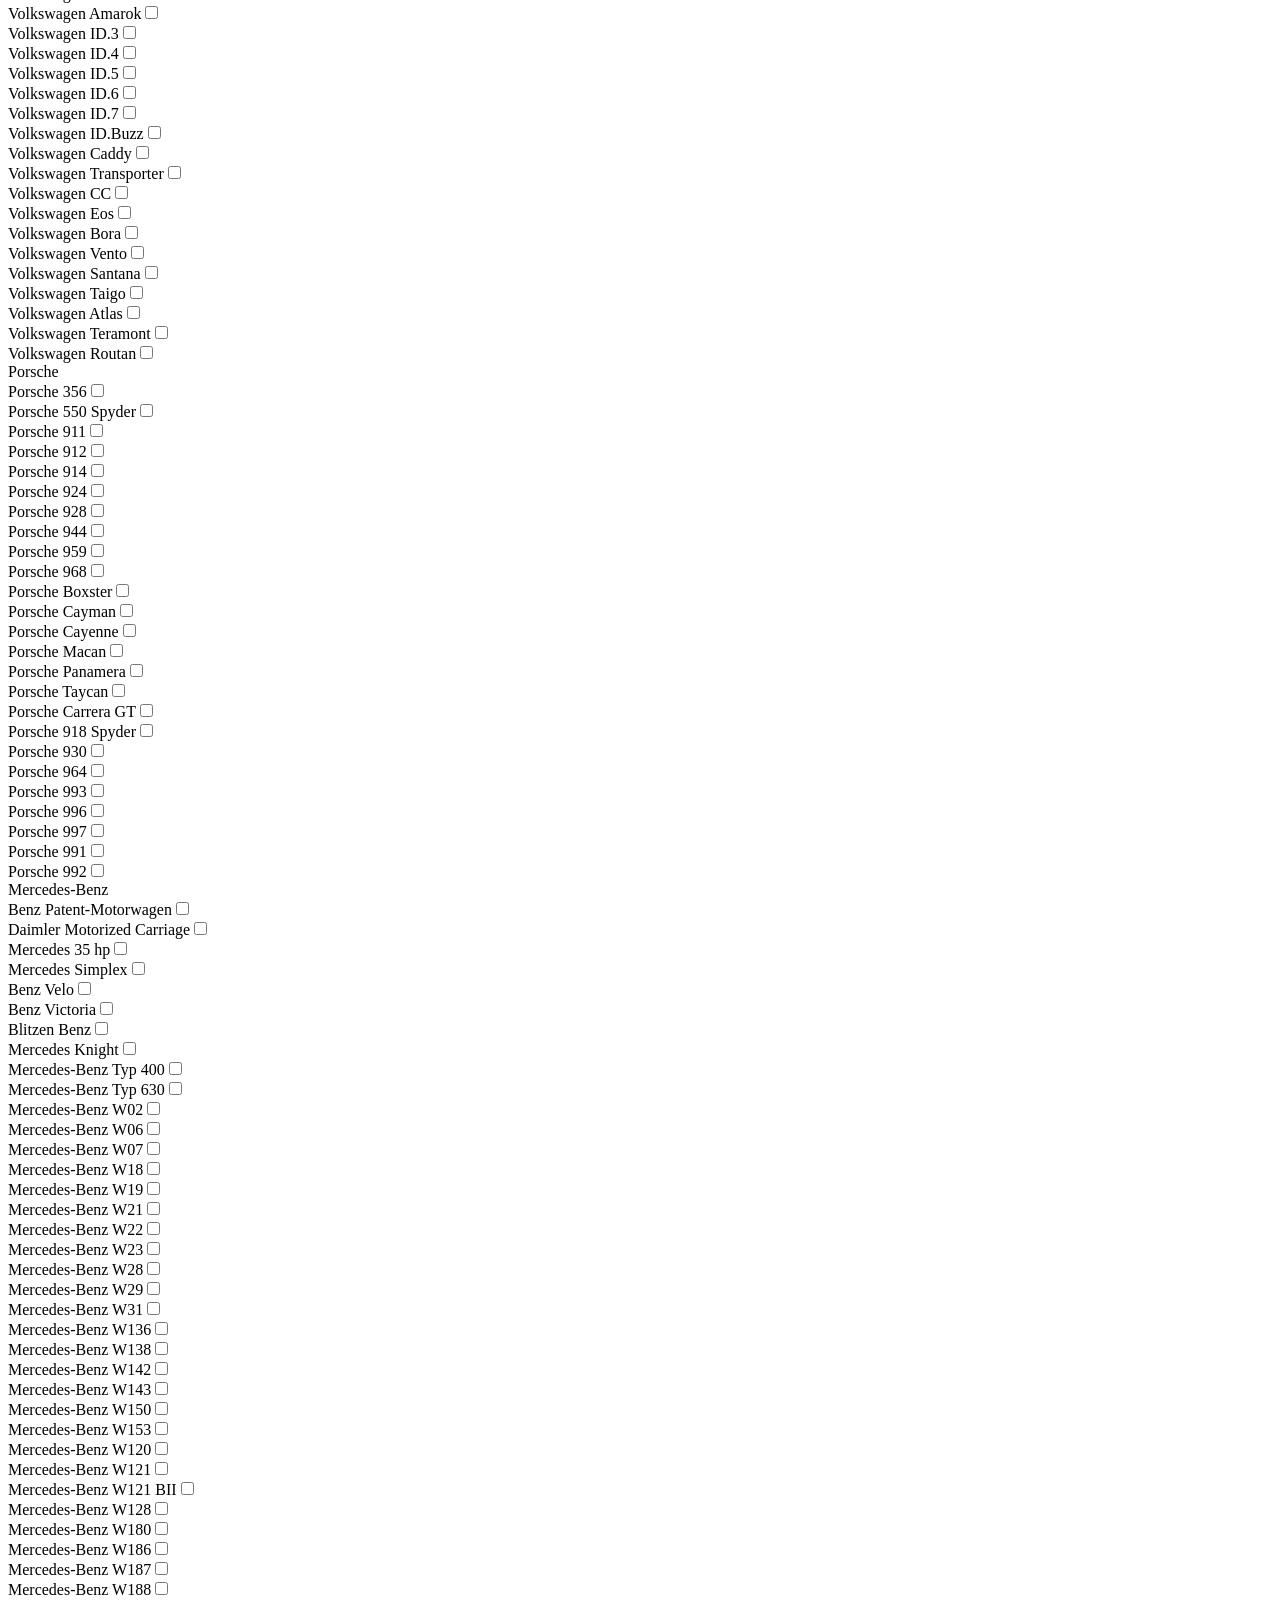
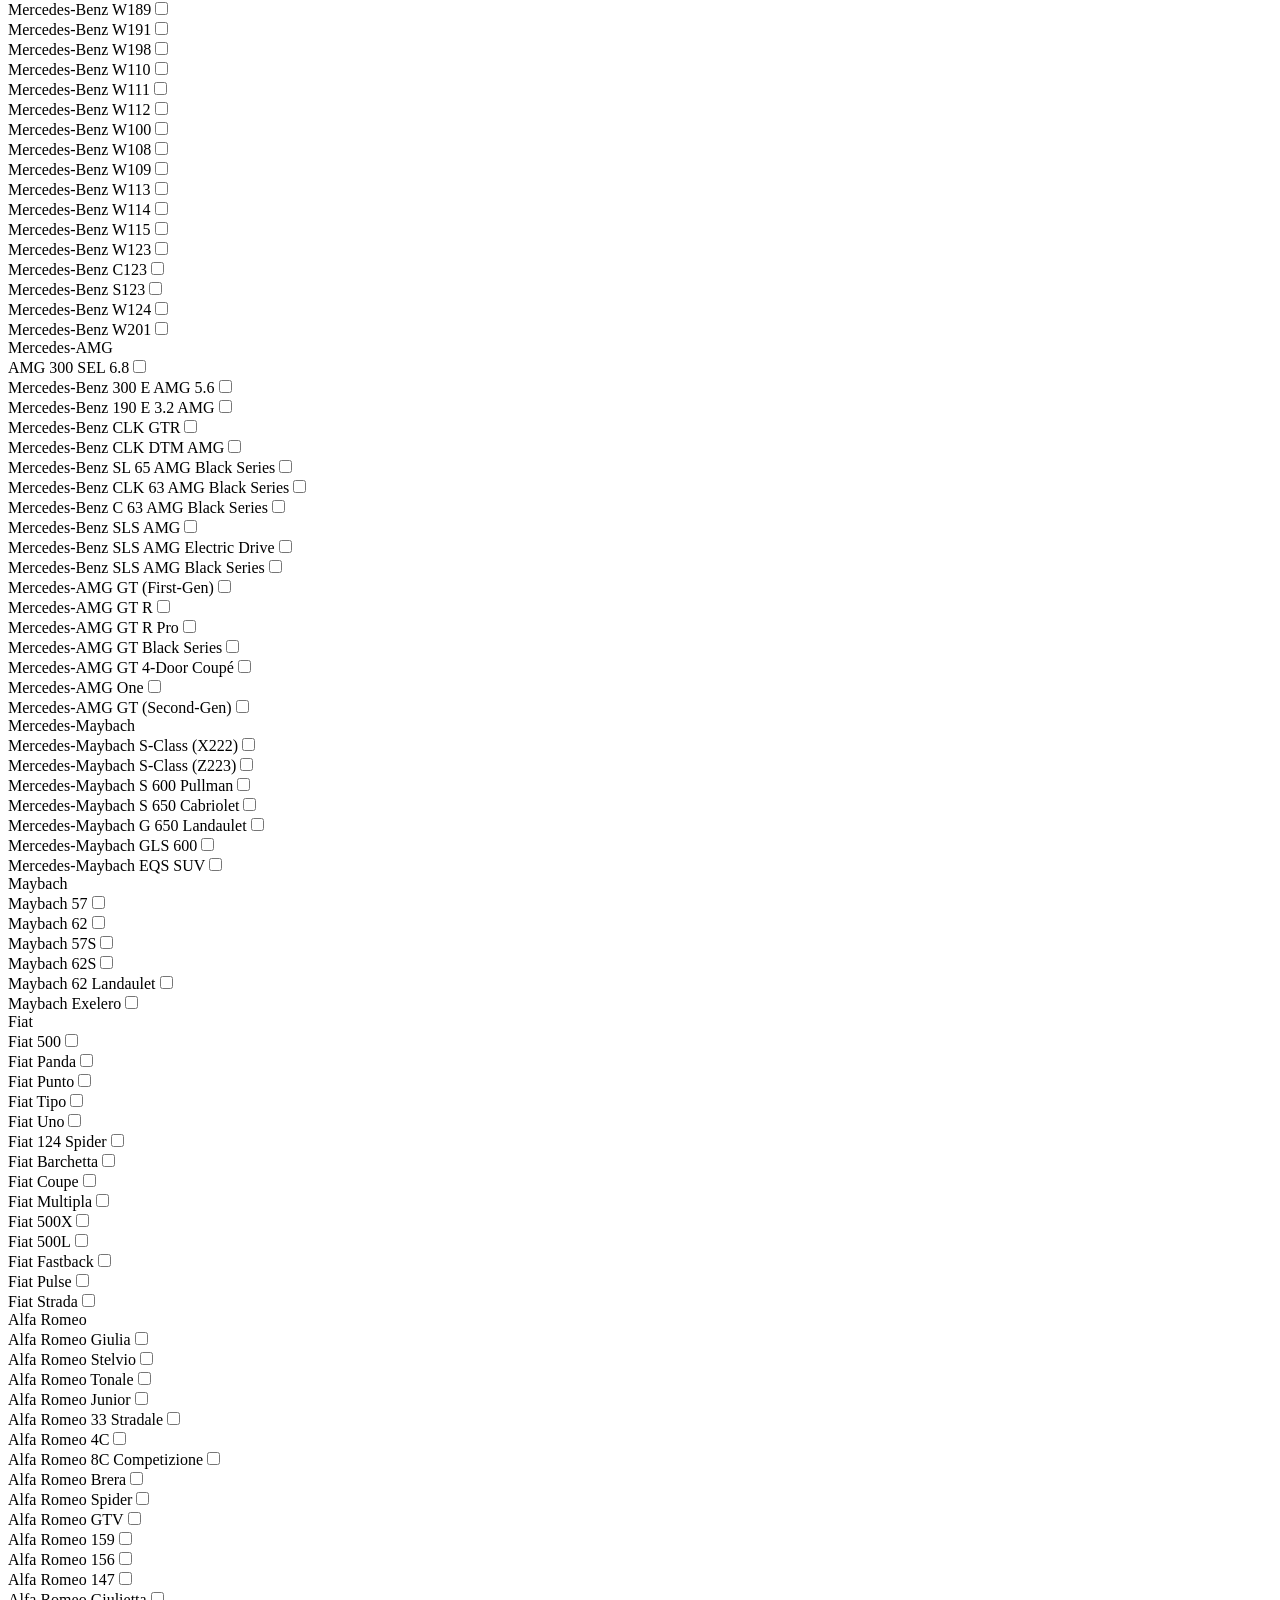
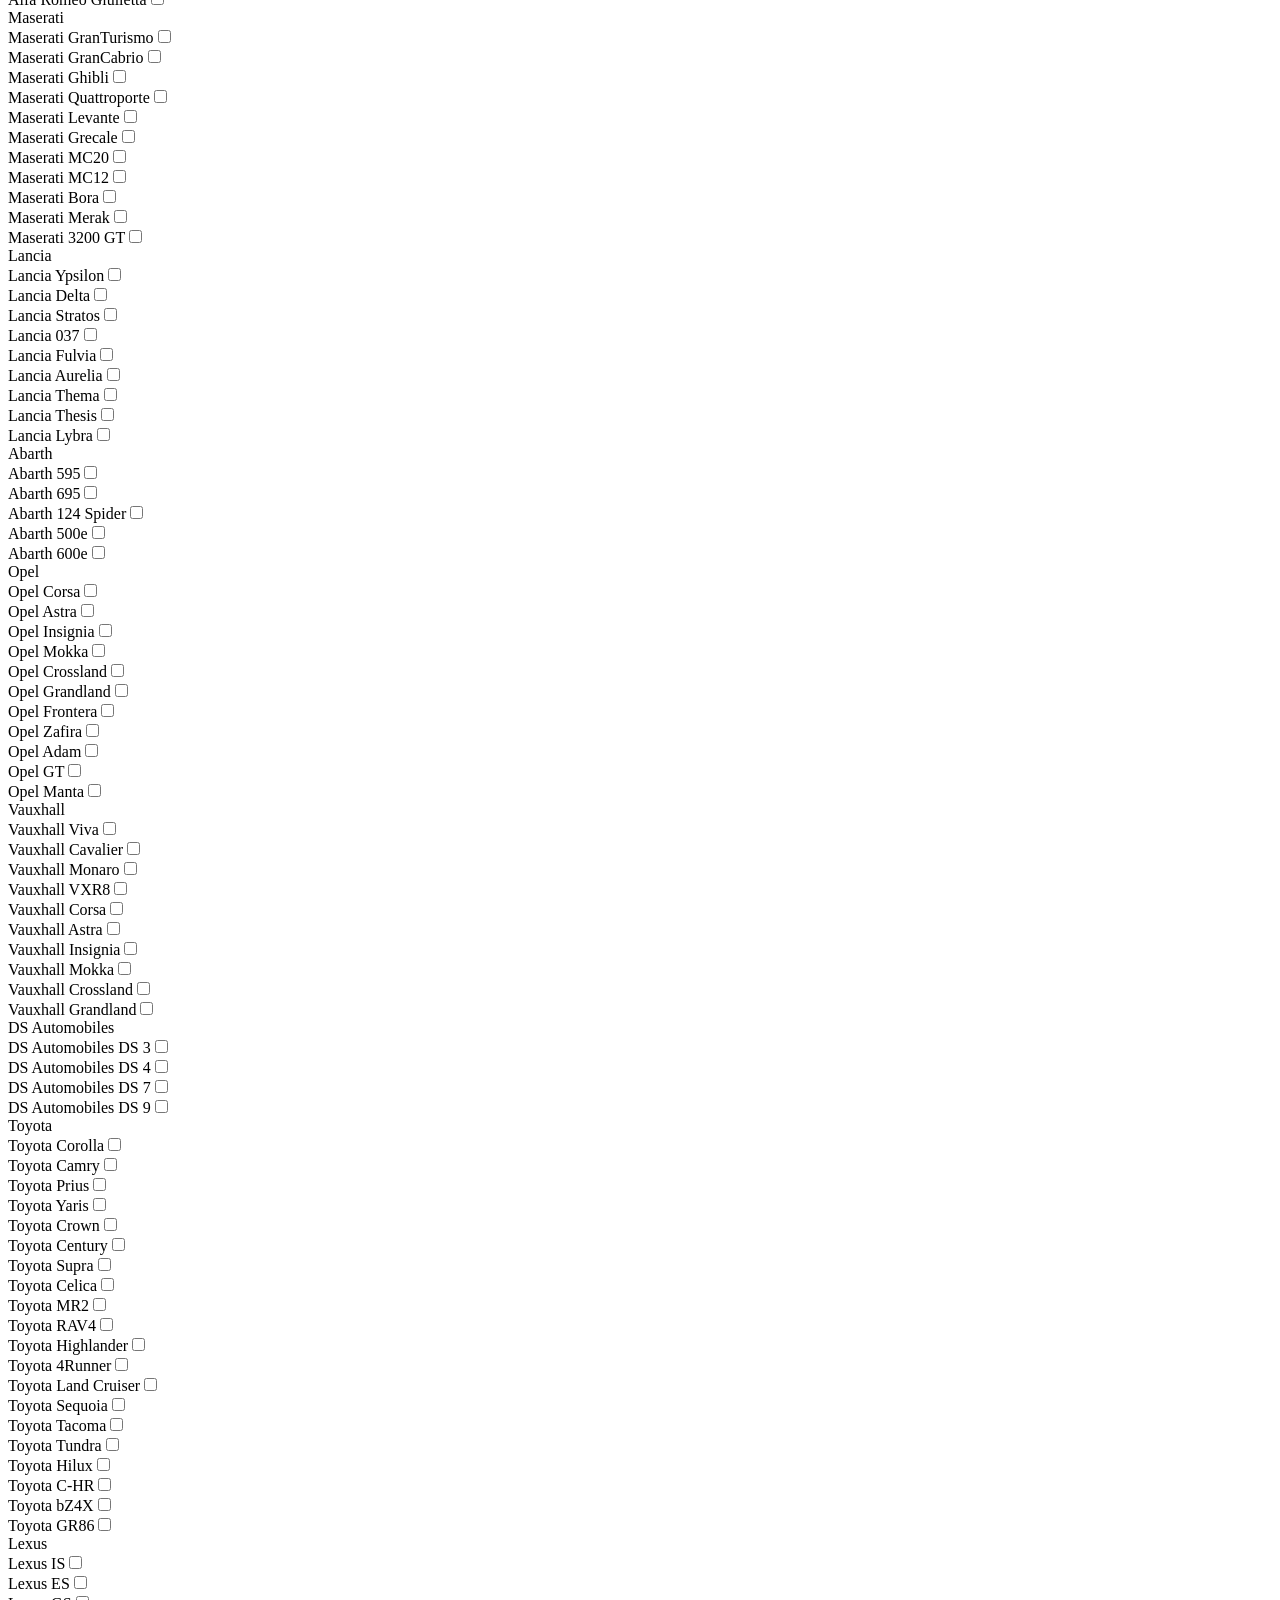
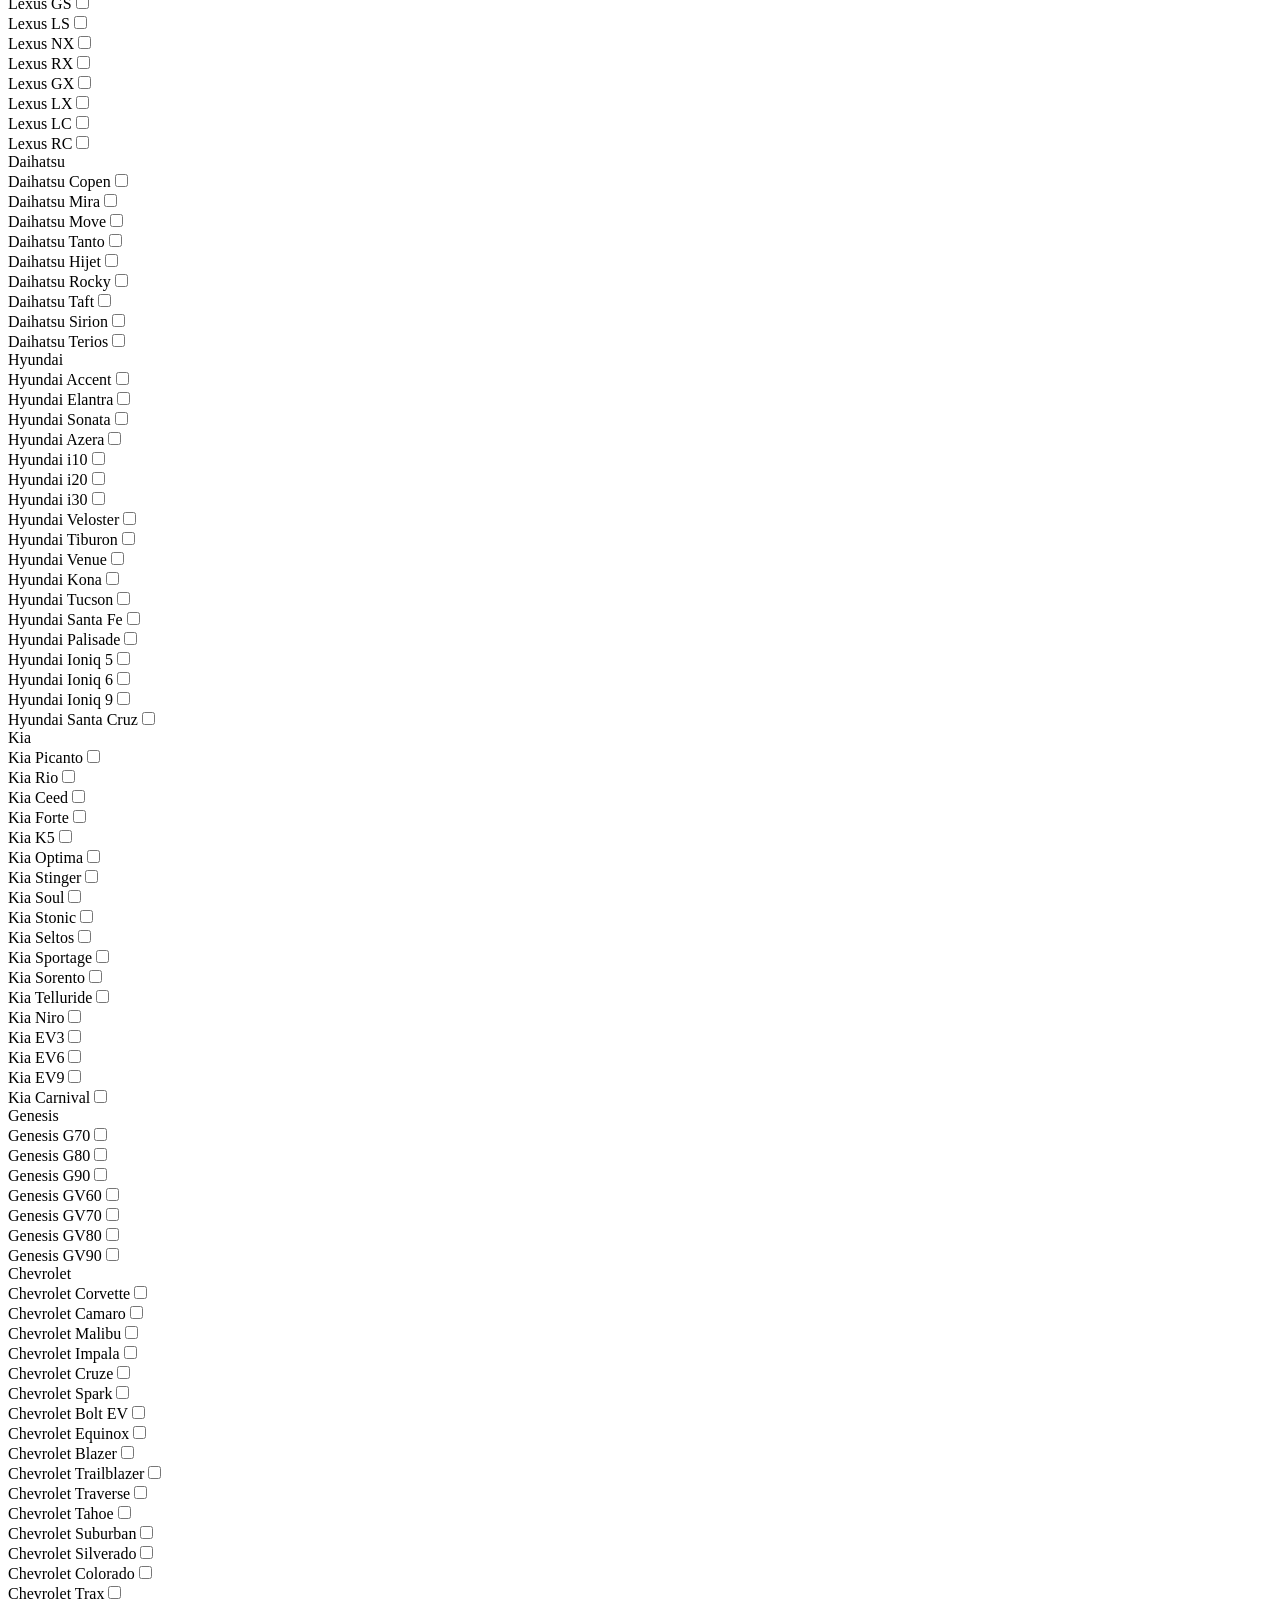
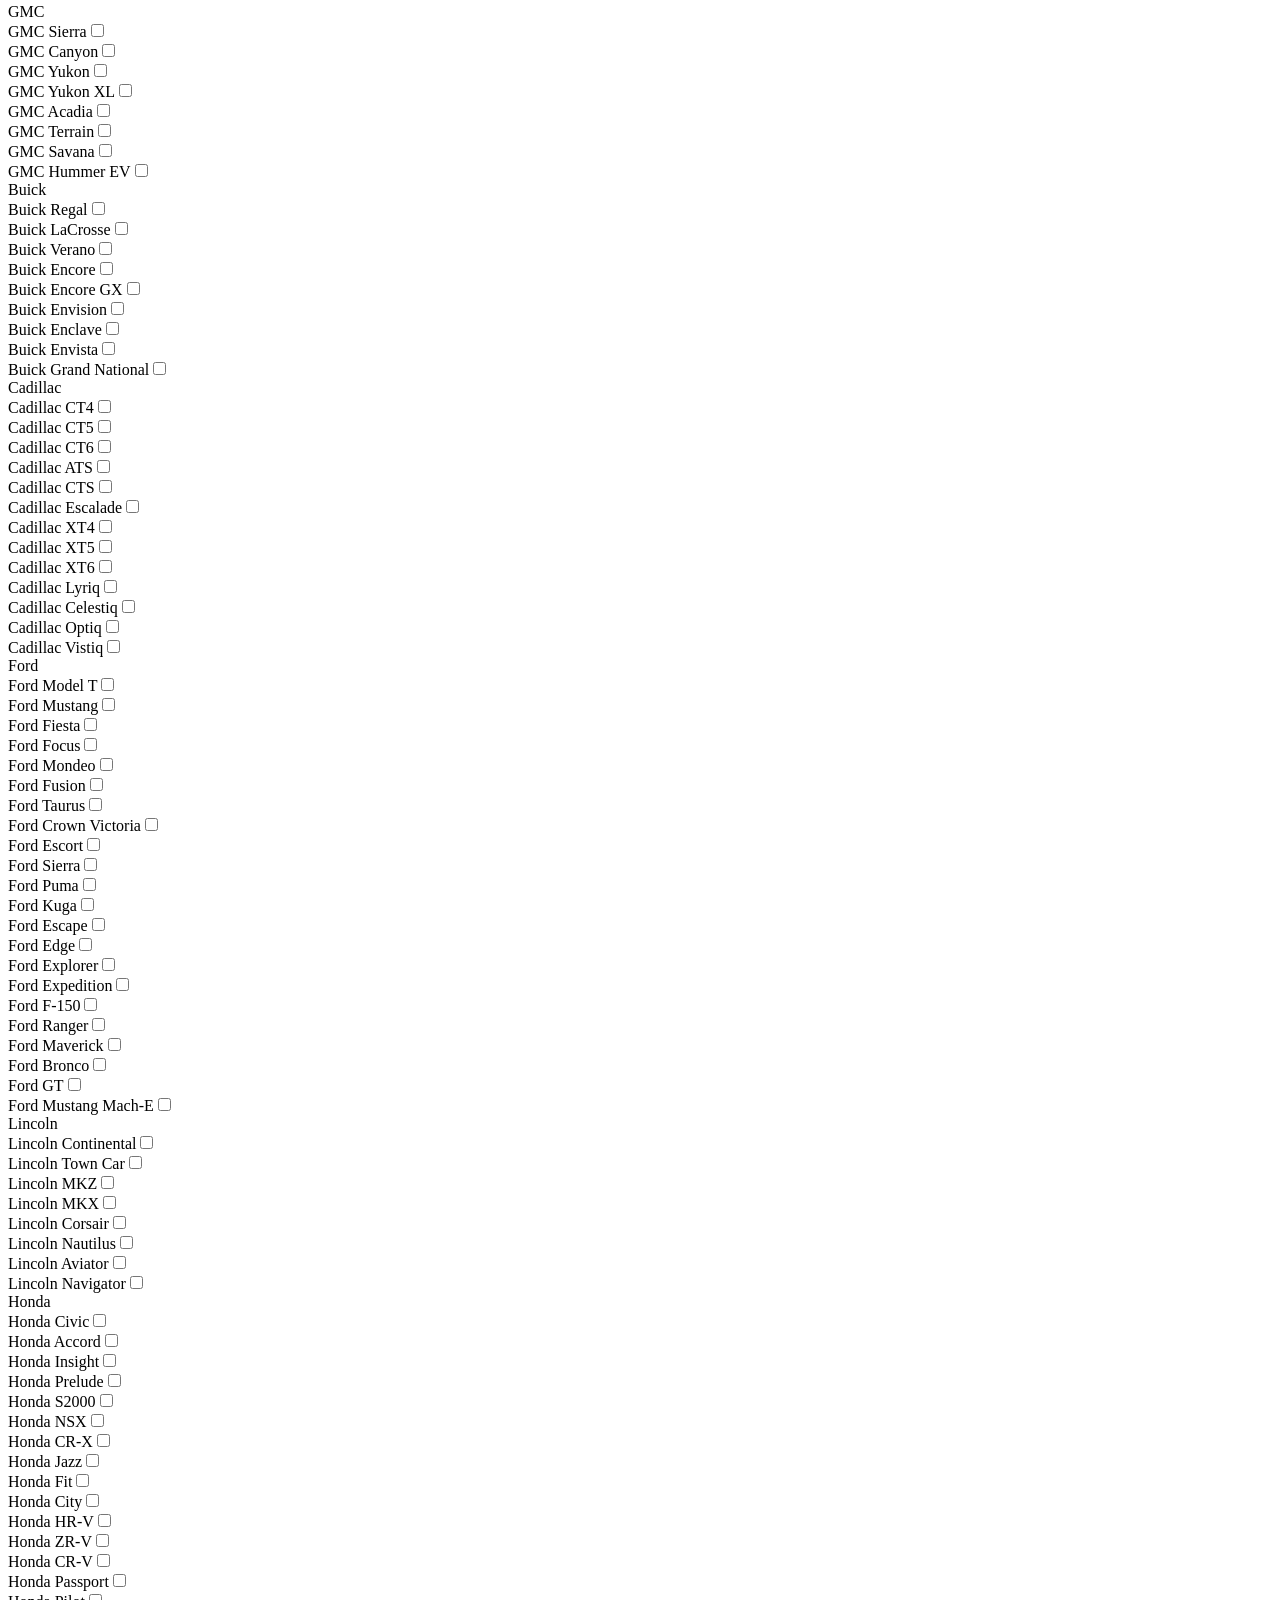
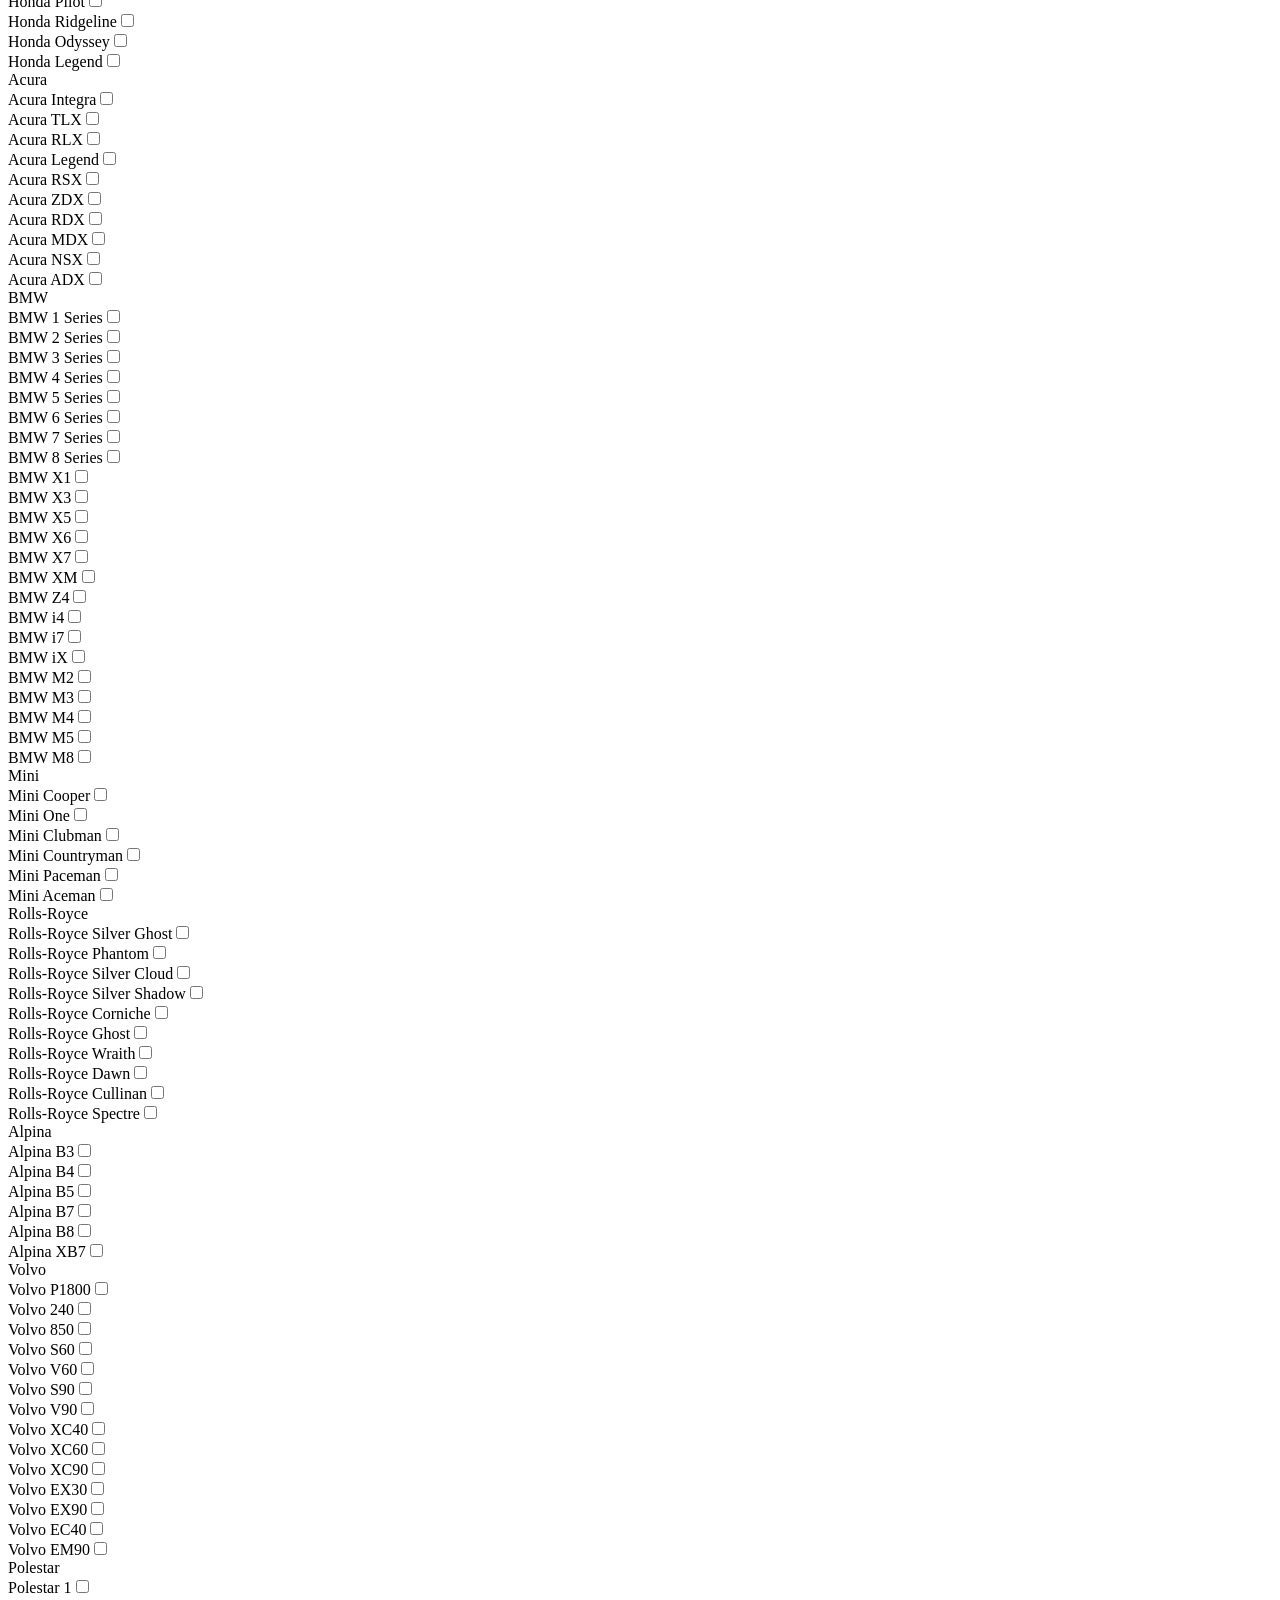
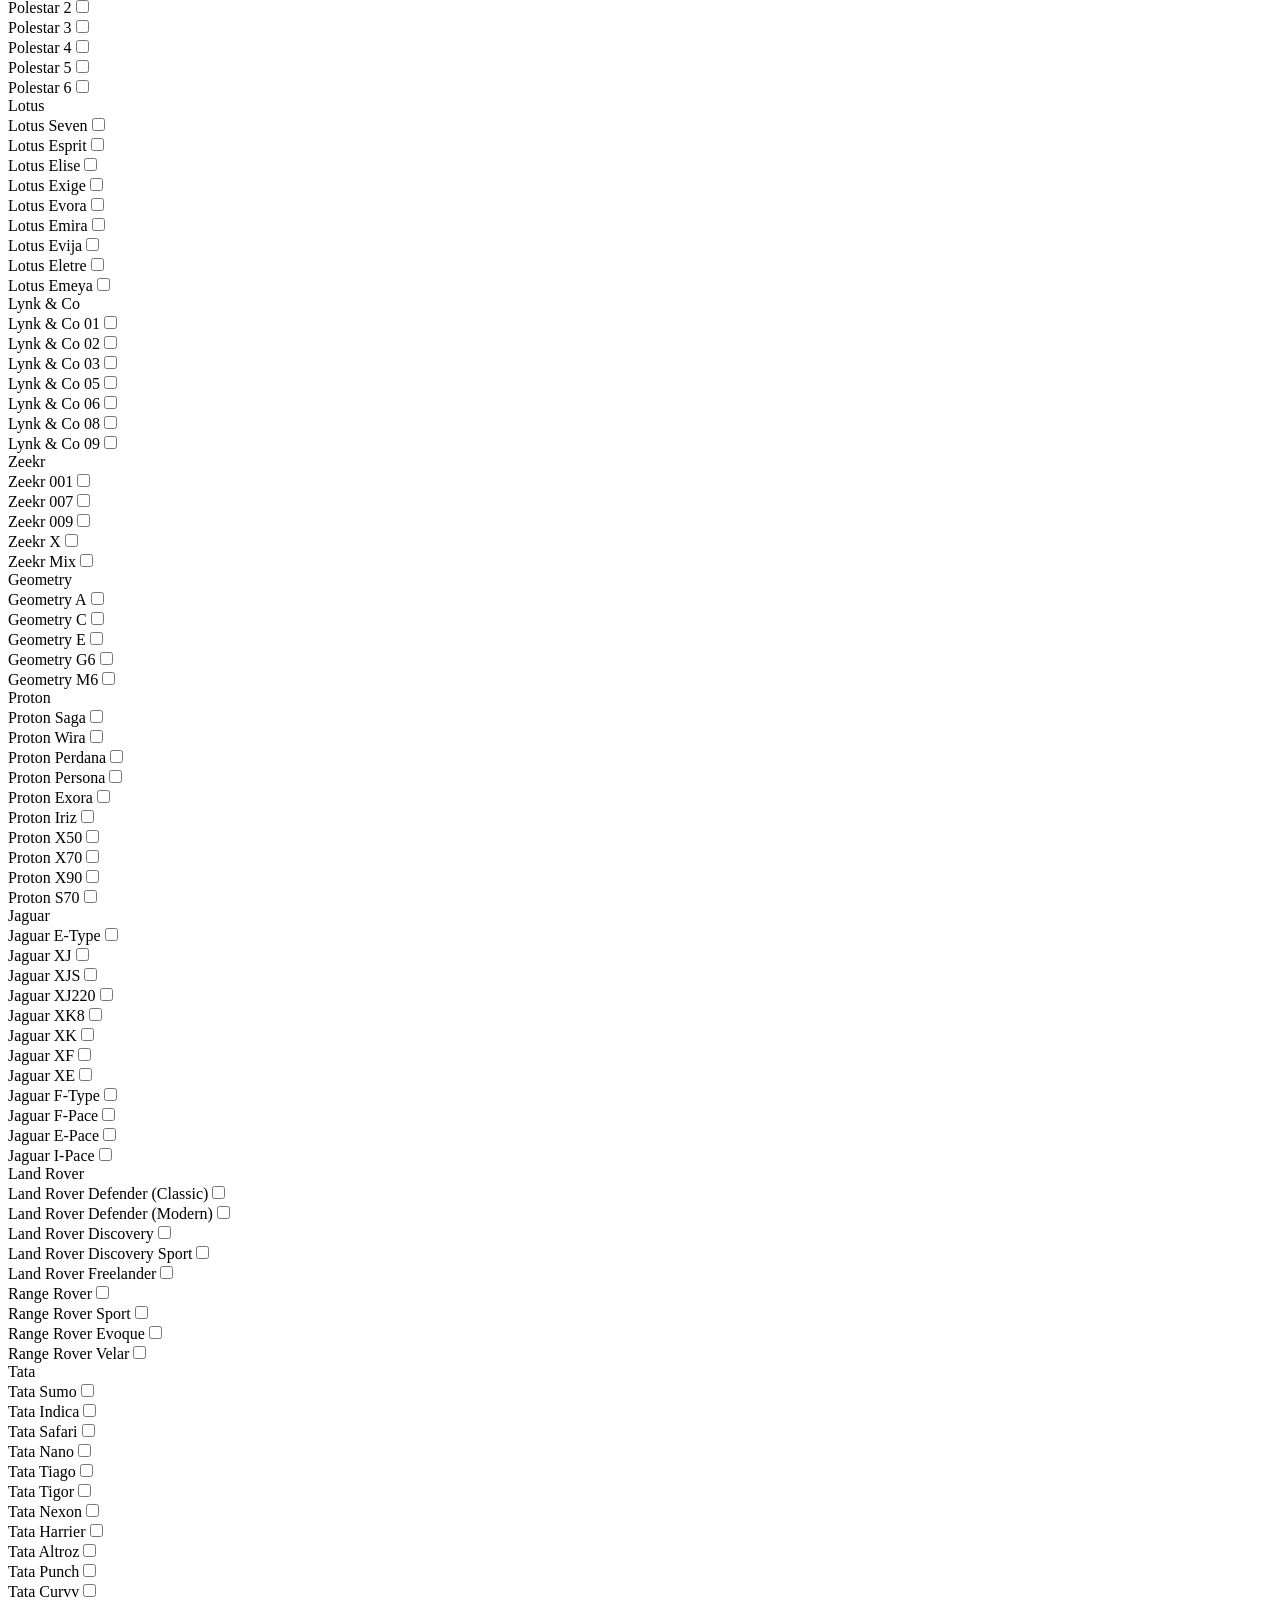
<file: Websites/Carregistration.html>
<!DOCTYPE html>
<html lang="en">
<head>
    <meta charset="UTF-8">
    <meta name="viewport" content="width=device-width, initial-scale=1.0">
    <title>Document</title>
</head>
<style>
    #cars{
        color: solid black;
    }
</style>
<body>
    <h1>Want to see how much your car is worth?
    </h1>
    <h1>
        Then enter your number plate and some simple details below to get a full description sent straight to your house.
    </h1>
    <h2>
        You can choose between an actual letter or an email.
    </h2>
    <form>
        <label>First Name</label>
        <input type="text">
        <br>
        <br>
        <label>Last Name</label>
        <input type="text">
        <br>
        <br>
        <label>Email</label>
        <input type="email">
        <br>
        <br>
        <label>License Plate</label>
    <input 
  type="text" 
  id="licensePlate" 
  name="licensePlate" 
  autocapitalize="characters" 
  placeholder="ABC1234"
  required
 pattern="[A-Za-z0-9]+" 
  title="Only letters and numbers are allowed. No spaces or symbols."
  maxlength="7"
  minlength="7">
    <br>
    <br>
    <label>Address</label>
    <br>
    <br>
    <textarea rows="5" cols="15"></textarea>
    <br>
    <br>
    <label>Mileage</label>
    <input type="number">
    <br>
    <br>
    <label>Brand</label>
    <input type="text">
    <br>
    <br>
    <label>Model</label>
    <input type="text">
    <br>
    <br>
    <label>Gender</label>
    <br>
    <br>
    <input type="radio" name="Gender"> Male
    <input type="radio" name="Gender"> Female
    <input type="radio" name="Gender"> Others
    <br>   
    <br>
     <label>How you want to receive it.</label>
        <select><option>Letter</option>
        <option>Email</option>
        <option>Both</option></select>
        <br>
        <br>
                <div class="checkbox-item">
            <label for="audi">Audi</label>
            <input type="checkbox" id="audi" name="audi" value="audi">
        </div>
        <div class="checkbox-item">
            <label for="volkswagen">Volkswagen</label>
            <input type="checkbox" id="volkswagen" name="volkswagen" value="volkswagen">
        </div>
        <div class="checkbox-item">
            <label for="porsche">Porsche</label>
            <input type="checkbox" id="porsche" name="porsche" value="porsche">
        </div>
        <div class="checkbox-item">
            <label for="bentley">Bentley</label>
            <input type="checkbox" id="bentley" name="bentley" value="bentley">
        </div>
        <div class="checkbox-item">
            <label for="lamborghini">Lamborghini</label>
            <input type="checkbox" id="lamborghini" name="lamborghini" value="lamborghini">
        </div>
        <div class="checkbox-item">
            <label for="skoda">Škoda</label>
            <input type="checkbox" id="skoda" name="skoda" value="skoda">
        </div>
        <div class="checkbox-item">
            <label for="seat">SEAT</label>
            <input type="checkbox" id="seat" name="seat" value="seat">
        </div>
        <div class="checkbox-item">
            <label for="cupra">Cupra</label>
            <input type="checkbox" id="cupra" name="cupra" value="cupra">
        </div>
        <div class="checkbox-item">
            <label for="bugatti">Bugatti</label>
            <input type="checkbox" id="bugatti" name="bugatti" value="bugatti">
        </div>
        <div class="checkbox-item">
            <label for="jeep">Jeep</label>
            <input type="checkbox" id="jeep" name="jeep" value="jeep">
        </div>
        <div class="checkbox-item">
            <label for="ram">Ram</label>
            <input type="checkbox" id="ram" name="ram" value="ram">
        </div>
        <div class="checkbox-item">
            <label for="dodge">Dodge</label>
            <input type="checkbox" id="dodge" name="dodge" value="dodge">
        </div>
        <div class="checkbox-item">
            <label for="chrysler">Chrysler</label>
            <input type="checkbox" id="chrysler" name="chrysler" value="chrysler">
        </div>
        <div class="checkbox-item">
            <label for="fiat">Fiat</label>
            <input type="checkbox" id="fiat" name="fiat" value="fiat">
        </div>
        <div class="checkbox-item">
            <label for="alfa-romeo">Alfa Romeo</label>
            <input type="checkbox" id="alfa-romeo" name="alfa-romeo" value="alfa-romeo">
        </div>
        <div class="checkbox-item">
            <label for="maserati">Maserati</label>
            <input type="checkbox" id="maserati" name="maserati" value="maserati">
        </div>
        <div class="checkbox-item">
            <label for="lancia">Lancia</label>
            <input type="checkbox" id="lancia" name="lancia" value="lancia">
        </div>
        <div class="checkbox-item">
            <label for="abarth">Abarth</label>
            <input type="checkbox" id="abarth" name="abarth" value="abarth">
        </div>
        <div class="checkbox-item">
            <label for="peugeot">Peugeot</label>
            <input type="checkbox" id="peugeot" name="peugeot" value="peugeot">
        </div>
        <div class="checkbox-item">
            <label for="citroen">Citroën</label>
            <input type="checkbox" id="citroen" name="citroen" value="citroen">
        </div>
        <div class="checkbox-item">
            <label for="opel">Opel</label>
            <input type="checkbox" id="opel" name="opel" value="opel">
        </div>
        <div class="checkbox-item">
            <label for="vauxhall">Vauxhall</label>
            <input type="checkbox" id="vauxhall" name="vauxhall" value="vauxhall">
        </div>
        <div class="checkbox-item">
            <label for="ds-automobiles">DS Automobiles</label>
            <input type="checkbox" id="ds-automobiles" name="ds-automobiles" value="ds-automobiles">
        </div>
        <div class="checkbox-item">
            <label for="toyota">Toyota</label>
            <input type="checkbox" id="toyota" name="toyota" value="toyota">
        </div>
        <div class="checkbox-item">
            <label for="lexus">Lexus</label>
            <input type="checkbox" id="lexus" name="lexus" value="lexus">
        </div>
        <div class="checkbox-item">
            <label for="daihatsu">Daihatsu</label>
            <input type="checkbox" id="daihatsu" name="daihatsu" value="daihatsu">
        </div>
        <div class="checkbox-item">
            <label for="hyundai">Hyundai</label>
            <input type="checkbox" id="hyundai" name="hyundai" value="hyundai">
        </div>
        <div class="checkbox-item">
            <label_for="kia">Kia</label>
            <input type="checkbox" id="kia" name="kia" value="kia">
        </div>
        <div class="checkbox-item">
            <label for="genesis">Genesis</label>
            <input type="checkbox" id="genesis" name="genesis" value="genesis">
        </div>
        <div class="checkbox-item">
            <label for="chevrolet">Chevrolet</label>
            <input type="checkbox" id="chevrolet" name="chevrolet" value="chevrolet">
        </div>
        <div class="checkbox-item">
            <label for="gmc">GMC</label>
            <input type="checkbox" id="gmc" name="gmc" value="gmc">
        </div>
        <div class="checkbox-item">
            <label for="buick">Buick</label>
            <input type="checkbox" id="buick" name="buick" value="buick">
        </div>
        <div class="checkbox-item">
            <label for="cadillac">Cadillac</label>
            <input type="checkbox" id="cadillac" name="cadillac" value="cadillac">
        </div>
        <div class="checkbox-item">
            <label for="nissan">Nissan</label>
            <input type="checkbox" id="nissan" name="nissan" value="nissan">
        </div>
        <div class="checkbox-item">
            <label for="renault">Renault</label>
            <input type="checkbox" id="renault" name="renault" value="renault">
        </div>
        <div class="checkbox-item">
            <label for="mitsubishi">Mitsubishi</label>
            <input type="checkbox" id="mitsubishi" name="mitsubishi" value="mitsubishi">
        </div>
        <div class="checkbox-item">
            <label for="infiniti">Infiniti</label>
            <input type="checkbox" id="infiniti" name="infiniti" value="infiniti">
        </div>
        <div class="checkbox-item">
            <label for="dacia">Dacia</label>
            <input type="checkbox" id="dacia" name="dacia" value="dacia">
        </div>
        <div class="checkbox-item">
            <label for="alpine">Alpine</label>
            <input type="checkbox" id="alpine" name="alpine" value="alpine">
        </div>
        <div class="checkbox-item">
            <label for="ford">Ford</label>
            <input type="checkbox" id="ford" name="ford" value="ford">
        </div>
        <div class="checkbox-item">
            <label for="lincoln">Lincoln</label>
            <input type="checkbox" id="lincoln" name="lincoln" value="lincoln">
        </div>
        <div class="checkbox-item">
            <label for="honda">Honda</label>
            <input type="checkbox" id="honda" name="honda" value="honda">
        </div>
        <div class="checkbox-item">
            <label for="acura">Acura</label>
            <input type="checkbox" id="acura" name="acura" value="acura">
        </div>
        <div class="checkbox-item">
            <label for="bmw">BMW</label>
            <input type="checkbox" id="bmw" name="bmw" value="bmw">
        </div>
        <div class="checkbox-item">
            <label for="mini">Mini</label>
            <input type="checkbox" id="mini" name="mini" value="mini">
        </div>
        <div class="checkbox-item">
            <label for="rolls-royce">Rolls-Royce</label>
            <input type="checkbox" id="rolls-royce" name="rolls-royce" value="rolls-royce">
        </div>
        <div class="checkbox-item">
            <label for="alpina">Alpina</label>
            <input type="checkbox" id="alpina" name="alpina" value="alpina">
        </div>
        <div class="checkbox-item">
            <label for="volvo">Volvo</label>
            <input type="checkbox" id="volvo" name="volvo" value="volvo">
        </div>
        <div class="checkbox-item">
            <label for="polestar">Polestar</label>
            <input type="checkbox" id="polestar" name="polestar" value="polestar">
        </div>
         <div class="checkbox-item">
            <label for="ineos-automotive">InEOS Automotive</label>
            <input type="checkbox" id="ineos-automotive" name="ineos-automotive" value="ineos-automotive">
        </div>
        <div class="checkbox-item">
            <label for="baojun">Baojun</label>
            <input type="checkbox" id="baojun" name="baojun" value="baojun">
        </div>
        <br>
        <br>
         <div class="cars"> 
        <div class="brand-section">
            <div class="brand-title">Jeep</div>
            <div class="checkbox-item"><label for="jeep-willys">Jeep Willys MB</label><input type="checkbox" id="jeep-willys" name="jeep-willys" value="jeep-willys"></div>
            <div class="checkbox-item"><label for="jeep-cj">Jeep CJ</label><input type="checkbox" id="jeep-cj" name="jeep-cj" value="jeep-cj"></div>
            <div class="checkbox-item"><label for="jeep-wrangler">Jeep Wrangler</label><input type="checkbox" id="jeep-wrangler" name="jeep-wrangler" value="jeep-wrangler"></div>
            <div class="checkbox-item"><label for="jeep-cherokee">Jeep Cherokee</label><input type="checkbox" id="jeep-cherokee" name="jeep-cherokee" value="jeep-cherokee"></div>
            <div class="checkbox-item"><label for="jeep-grand-cherokee">Jeep Grand Cherokee</label><input type="checkbox" id="jeep-grand-cherokee" name="jeep-grand-cherokee" value="jeep-grand-cherokee"></div>
            <div class="checkbox-item"><label for="jeep-wagoneer">Jeep Wagoneer</label><input type="checkbox" id="jeep-wagoneer" name="jeep-wagoneer" value="jeep-wagoneer"></div>
            <div class="checkbox-item"><label for="jeep-grand-wagoneer">Jeep Grand Wagoneer</label><input type="checkbox" id="jeep-grand-wagoneer" name="jeep-grand-wagoneer" value="jeep-grand-wagoneer"></div>
            <div class="checkbox-item"><label for="jeep-gladiator">Jeep Gladiator</label><input type="checkbox" id="jeep-gladiator" name="jeep-gladiator" value="jeep-gladiator"></div>
            <div class="checkbox-item"><label for="jeep-compass">Jeep Compass</label><input type="checkbox" id="jeep-compass" name="jeep-compass" value="jeep-compass"></div>
            <div class="checkbox-item"><label for="jeep-renegade">Jeep Renegade</label><input type="checkbox" id="jeep-renegade" name="jeep-renegade" value="jeep-renegade"></div>
            <div class="checkbox-item"><label for="jeep-commander">Jeep Commander</label><input type="checkbox" id="jeep-commander" name="jeep-commander" value="jeep-commander"></div>
            <div class="checkbox-item"><label for="jeep-avenger">Jeep Avenger</label><input type="checkbox" id="jeep-avenger" name="jeep-avenger" value="jeep-avenger"></div>
            <div class="checkbox-item"><label for="jeep-liberty">Jeep Liberty</label><input type="checkbox" id="jeep-liberty" name="jeep-liberty" value="jeep-liberty"></div>
            <div class="checkbox-item"><label for="jeep-patriot">Jeep Patriot</label><input type="checkbox" id="jeep-patriot" name="jeep-patriot" value="jeep-patriot"></div>
        </div>

        <div class="brand-section">
            <div class="brand-title">Ram</div>
            <div class="checkbox-item"><label for="ram-1500">Ram 1500</label><input type="checkbox" id="ram-1500" name="ram-1500" value="ram-1500"></div>
            <div class="checkbox-item"><label for="ram-2500">Ram 2500</label><input type="checkbox" id="ram-2500" name="ram-2500" value="ram-2500"></div>
            <div class="checkbox-item"><label for="ram-3500">Ram 3500</label><input type="checkbox" id="ram-3500" name="ram-3500" value="ram-3500"></div>
            <div class="checkbox-item"><label for="ram-4500">Ram 4500</label><input type="checkbox" id="ram-4500" name="ram-4500" value="ram-4500"></div>
            <div class="checkbox-item"><label for="ram-5500">Ram 5500</label><input type="checkbox" id="ram-5500" name="ram-5500" value="ram-5500"></div>
            <div class="checkbox-item"><label for="ram-promaster">Ram ProMaster</label><input type="checkbox" id="ram-promaster" name="ram-promaster" value="ram-promaster"></div>
            <div class="checkbox-item"><label for="ram-promaster-city">Ram ProMaster City</label><input type="checkbox" id="ram-promaster-city" name="ram-promaster-city" value="ram-promaster-city"></div>
            <div class="checkbox-item"><label for="ram-dakota">Ram Dakota</label><input type="checkbox" id="ram-dakota" name="ram-dakota" value="ram-dakota"></div>
            <div class="checkbox-item"><label for="ram-srt10">Ram SRT-10</label><input type="checkbox" id="ram-srt10" name="ram-srt10" value="ram-srt10"></div>
            <div class="checkbox-item"><label for="ram-rampage">Ram Rampage</label><input type="checkbox" id="ram-rampage" name="ram-rampage" value="ram-rampage"></div>
        </div>

        <div class="brand-section">
            <div class="brand-title">Dodge</div>
            <div class="checkbox-item"><label for="dodge-charger">Dodge Charger</label><input type="checkbox" id="dodge-charger" name="dodge-charger" value="dodge-charger"></div>
            <div class="checkbox-item"><label for="dodge-challenger">Dodge Challenger</label><input type="checkbox" id="dodge-challenger" name="dodge-challenger" value="dodge-challenger"></div>
            <div class="checkbox-item"><label for="dodge-viper">Dodge Viper</label><input type="checkbox" id="dodge-viper" name="dodge-viper" value="dodge-viper"></div>
            <div class="checkbox-item"><label for="dodge-durango">Dodge Durango</label><input type="checkbox" id="dodge-durango" name="dodge-durango" value="dodge-durango"></div>
            <div class="checkbox-item"><label for="dodge-dart">Dodge Dart</label><input type="checkbox" id="dodge-dart" name="dodge-dart" value="dodge-dart"></div>
            <div class="checkbox-item"><label for="dodge-neon">Dodge Neon</label><input type="checkbox" id="dodge-neon" name="dodge-neon" value="dodge-neon"></div>
            <div class="checkbox-item"><label for="dodge-stratus">Dodge Stratus</label><input type="checkbox" id="dodge-stratus" name="dodge-stratus" value="dodge-stratus"></div>
            <div class="checkbox-item"><label for="dodge-avenger">Dodge Avenger</label><input type="checkbox" id="dodge-avenger" name="dodge-avenger" value="dodge-avenger"></div>
            <div class="checkbox-item"><label for="dodge-magnum">Dodge Magnum</label><input type="checkbox" id="dodge-magnum" name="dodge-magnum" value="dodge-magnum"></div>
            <div class="checkbox-item"><label for="dodge-journey">Dodge Journey</label><input type="checkbox" id="dodge-journey" name="dodge-journey" value="dodge-journey"></div>
            <div class="checkbox-item"><label for="dodge-caravan">Dodge Caravan</label><input type="checkbox" id="dodge-caravan" name="dodge-caravan" value="dodge-caravan"></div>
            <div class="checkbox-item"><label for="dodge-grand-caravan">Dodge Grand Caravan</label><input type="checkbox" id="dodge-grand-caravan" name="dodge-grand-caravan" value="dodge-grand-caravan"></div>
            <div class="checkbox-item"><label for="dodge-intrepid">Dodge Intrepid</label><input type="checkbox" id="dodge-intrepid" name="dodge-intrepid" value="dodge-intrepid"></div>
            <div class="checkbox-item"><label for="dodge-stealth">Dodge Stealth</label><input type="checkbox" id="dodge-stealth" name="dodge-stealth" value="dodge-stealth"></div>
            <div class="checkbox-item"><label for="dodge-spirit">Dodge Spirit</label><input type="checkbox" id="dodge-spirit" name="dodge-spirit" value="dodge-spirit"></div>
            <div class="checkbox-item"><label for="dodge-shadow">Dodge Shadow</label><input type="checkbox" id="dodge-shadow" name="dodge-shadow" value="dodge-shadow"></div>
            <div class="checkbox-item"><label for="dodge-daytona">Dodge Daytona</label><input type="checkbox" id="dodge-daytona" name="dodge-daytona" value="dodge-daytona"></div>
            <div class="checkbox-item"><label revisit-for="dodge-omni"><label for="dodge-omni">Dodge Omni</label><input type="checkbox" id="dodge-omni" name="dodge-omni" value="dodge-omni"></div>
            <div class="checkbox-item"><label for="dodge-ramcharger">Dodge Ramcharger</label><input type="checkbox" id="dodge-ramcharger" name="dodge-ramcharger" value="dodge-ramcharger"></div>
            <div class="checkbox-item"><label for="dodge-hornet">Dodge Hornet</label><input type="checkbox" id="dodge-hornet" name="dodge-hornet" value="dodge-hornet"></div>
        </div>

        <div class="brand-section">
            <div class="brand-title">Chrysler</div>
            <div class="checkbox-item"><label for="chrysler-300">Chrysler 300</label><input type="checkbox" id="chrysler-300" name="chrysler-300" value="chrysler-300"></div>
            <div class="checkbox-item"><label for="chrysler-pacifica">Chrysler Pacifica</label><input type="checkbox" id="chrysler-pacifica" name="chrysler-pacifica" value="chrysler-pacifica"></div>
            <div class="checkbox-item"><label for="chrysler-voyager">Chrysler Voyager</label><input type="checkbox" id="chrysler-voyager" name="chrysler-voyager" value="chrysler-voyager"></div>
            <div class="checkbox-item"><label for="chrysler-town-country">Chrysler Town & Country</label><input type="checkbox" id="chrysler-town-country" name="chrysler-town-country" value="chrysler-town-country"></div>
            <div class="checkbox-item"><label for="chrysler-pt-cruiser">Chrysler PT Cruiser</label><input type="checkbox" id="chrysler-pt-cruiser" name="chrysler-pt-cruiser" value="chrysler-pt-cruiser"></div>
            <div class="checkbox-item"><label for="chrysler-sebring">Chrysler Sebring</label><input type="checkbox" id="chrysler-sebring" name="chrysler-sebring" value="chrysler-sebring"></div>
            <div class="checkbox-item"><label for="chrysler-crossfire">Chrysler Crossfire</label><input type="checkbox" id="chrysler-crossfire" name="chrysler-crossfire" value="chrysler-crossfire"></div>
            <div class="checkbox-item"><label for="chrysler-concorde">Chrysler Concorde</label><input type="checkbox" id="chrysler-concorde" name="chrysler-concorde" value="chrysler-concorde"></div>
            <div class="checkbox-item"><label for="chrysler-lhs">Chrysler LHS</label><input type="checkbox" id="chrysler-lhs" name="chrysler-lhs" value="chrysler-lhs"></div>
        <div class="brand-section">
            <div class="brand-title">Škoda</div>
            <div class="checkbox-item"><label for="skoda-octavia">Škoda Octavia</label><input type="checkbox" id="skoda-octavia" name="skoda-octavia" value="skoda-octavia"></div>
            <div class="checkbox-item"><label for="skoda-superb">Škoda Superb</label><input type="checkbox" id="skoda-superb" name="skoda-superb" value="skoda-superb"></div>
            <div class="checkbox-item"><label for="skoda-fabia">Škoda Fabia</label><input type="checkbox" id="skoda-fabia" name="skoda-fabia" value="skoda-fabia"></div>
            <div class="checkbox-item"><label for="skoda-kodiaq">Škoda Kodiaq</label><input type="checkbox" id="skoda-kodiaq" name="skoda-kodiaq" value="skoda-kodiaq"></div>
            <div class="checkbox-item"><label for="skoda-karoq">Škoda Karoq</label><input type="checkbox" id="skoda-karoq" name="skoda-karoq" value="skoda-karoq"></div>
            <div class="checkbox-item"><label for="skoda-kamiq">Škoda Kamiq</label><input type="checkbox" id="skoda-kamiq" name="skoda-kamiq" value="skoda-kamiq"></div>
            <div class="checkbox-item"><label for="skoda-enyaq">Škoda Enyaq</label><input type="checkbox" id="skoda-enyaq" name="skoda-enyaq" value="skoda-enyaq"></div>
            <div class="checkbox-item"><label for="skoda-scala">Škoda Scala</label><input type="checkbox" id="skoda-scala" name="skoda-scala" value="skoda-scala"></div>
            <div class="checkbox-item"><label for="skoda-rapid">Škoda Rapid</label><input type="checkbox" id="skoda-rapid" name="skoda-rapid" value="skoda-rapid"></div>
            <div class="checkbox-item"><label for="skoda-yeti">Škoda Yeti</label><input type="checkbox" id="skoda-yeti" name="skoda-yeti" value="skoda-yeti"></div>
            <div class="checkbox-item"><label for="skoda-roomster">Škoda Roomster</label><input type="checkbox" id="skoda-roomster" name="skoda-roomster" value="skoda-roomster"></div>
            <div class="checkbox-item"><label for="skoda-citigo">Škoda Citigo</label><input type="checkbox" id="skoda-citigo" name="skoda-citigo" value="skoda-citigo"></div>
            <div class="checkbox-item"><label for="skoda-felicia">Škoda Felicia</label><input type="checkbox" id="skoda-felicia" name="skoda-felicia" value="skoda-felicia"></div>
            <div class="checkbox-item"><label for="skoda-favorit">Škoda Favorit</label><input type="checkbox" id="skoda-favorit" name="skoda-favorit" value="skoda-favorit"></div>
        </div>

        <div class="brand-section">
            <div class="brand-title">SEAT</div>
            <div class="checkbox-item"><label for="seat-ibiza">SEAT Ibiza</label><input type="checkbox" id="seat-ibiza" name="seat-ibiza" value="seat-ibiza"></div>
            <div class="checkbox-item"><label for="seat-leon">SEAT León</label><input type="checkbox" id="seat-leon" name="seat-leon" value="seat-leon"></div>
            <div class="checkbox-item"><label for="seat-ateca">SEAT Ateca</label><input type="checkbox" id="seat-ateca" name="seat-ateca" value="seat-ateca"></div>
            <div class="checkbox-item"><label for="seat-arona">SEAT Arona</label><input type="checkbox" id="seat-arona" name="seat-arona" value="seat-arona"></div>
            <div class="checkbox-item"><label for="seat-tarraco">SEAT Tarraco</label><input type="checkbox" id="seat-tarraco" name="seat-tarraco" value="seat-tarraco"></div>
            <div class="checkbox-item"><label for="seat-alhambra">SEAT Alhambra</label><input type="checkbox" id="seat-alhambra" name="seat-alhambra" value="seat-alhambra"></div>
            <div class="checkbox-item"><label for="seat-toledo">SEAT Toledo</label><input type="checkbox" id="seat-toledo" name="seat-toledo" value="seat-toledo"></div>
            <div class="checkbox-item"><label for="seat-altea">SEAT Altea</label><input type="checkbox" id="seat-altea" name="seat-altea" value="seat-altea"></div>
            <div class="checkbox-item"><label for="seat-cordoba">SEAT Cordoba</label><input type="checkbox" id="seat-cordoba" name="seat-cordoba" value="seat-cordoba"></div>
            <div class="checkbox-item"><label for="seat-arosa">SEAT Arosa</label><input type="checkbox" id="seat-arosa" name="seat-arosa" value="seat-arosa"></div>
            <div class="checkbox-item"><label for="seat-mii">SEAT Mii</label><input type="checkbox" id="seat-mii" name="seat-mii" value="seat-mii"></div>
            <div class="checkbox-item"><label for="seat-exeo">SEAT Exeo</label><input type="checkbox" id="seat-exeo" name="seat-exeo" value="seat-exeo"></div>
        </div>

        <div class="brand-section">
            <div class="brand-title">Cupra</div>
            <div class="checkbox-item"><label for="cupra-formentor">Cupra Formentor</label><input type="checkbox" id="cupra-formentor" name="cupra-formentor" value="cupra-formentor"></div>
            <div class="checkbox-item"><label for="cupra-born">Cupra Born</label><input type="checkbox" id="cupra-born" name="cupra-born" value="cupra-born"></div>
            <div class="checkbox-item"><label for="cupra-tavascan">Cupra Tavascan</label><input type="checkbox" id="cupra-tavascan" name="cupra-tavascan" value="cupra-tavascan"></div>
            <div class="checkbox-item"><label for="cupra-terramar">Cupra Terramar</label><input type="checkbox" id="cupra-terramar" name="cupra-terramar" value="cupra-terramar"></div>
            <div class="checkbox-item"><label for="cupra-leon">Cupra Leon</label><input type="checkbox" id="cupra-leon" name="cupra-leon" value="cupra-leon"></div>
            <div class="checkbox-item"><label for="cupra-ateca">Cupra Ateca</label><input type="checkbox" id="cupra-ateca" name="cupra-ateca" value="cupra-ateca"></div>
        </div>

        <div class="brand-section">
            <div class="brand-title">Bugatti</div>
            <div class="checkbox-item"><label for="bugatti-eb110">Bugatti EB110</label><input type="checkbox" id="bugatti-eb110" name="bugatti-eb110" value="bugatti-eb110"></div>
            <div class="checkbox-item"><label for="bugatti-veyron">Bugatti Veyron</label><input type="checkbox" id="bugatti-veyron" name="bugatti-veyron" value="bugatti-veyron"></div>
            <div class="checkbox-item"><label for="bugatti-chiron">Bugatti Chiron</label><input type="checkbox" id="bugatti-chiron" name="bugatti-chiron" value="bugatti-chiron"></div>
            <div class="checkbox-item"><label for="bugatti-divo">Bugatti Divo</label><input type="checkbox" id="bugatti-divo" name="bugatti-divo" value="bugatti-divo"></div>
            <div class="checkbox-item"><label for="bugatti-centodieci">Bugatti Centodieci</label><input type="checkbox" id="bugatti-centodieci" name="bugatti-centodieci" value="bugatti-centodieci"></div>
            <div class="checkbox-item"><label for="bugatti-bolide">Bugatti Bolide</label><input type="checkbox" id="bugatti-bolide" name="bugatti-bolide" value="bugatti-bolide"></div>
            <div class="checkbox-item"><label for="bugatti-mistral">Bugatti W16 Mistral</label><input type="checkbox" id="bugatti-mistral" name="bugatti-mistral" value="bugatti-mistral"></div>
            <div class="checkbox-item"><label for="bugatti-tourbillon">Bugatti Tourbillon</label><input type="checkbox" id="bugatti-tourbillon" name="bugatti-tourbillon" value="bugatti-tourbillon"></div>
        </div>
        <div class="brand-section">
            <div class="brand-title">Audi</div>
            <div class="checkbox-item"><label for="audi-a1">Audi A1</label><input type="checkbox" id="audi-a1" name="audi-a1" value="audi-a1"></div>
            <div class="checkbox-item"><label for="audi-a2">Audi A2</label><input type="checkbox" id="audi-a2" name="audi-a2" value="audi-a2"></div>
            <div class="checkbox-item"><label for="audi-a3">Audi A3</label><input type="checkbox" id="audi-a3" name="audi-a3" value="audi-a3"></div>
            <div class="checkbox-item"><label for="audi-a4">Audi A4</label><input type="checkbox" id="audi-a4" name="audi-a4" value="audi-a4"></div>
            <div class="checkbox-item"><label for="audi-a5">Audi A5</label><input type="checkbox" id="audi-a5" name="audi-a5" value="audi-a5"></div>
            <div class="checkbox-item"><label for="audi-a6">Audi A6</label><input type="checkbox" id="audi-a6" name="audi-a6" value="audi-a6"></div>
            <div class="checkbox-item"><label for="audi-a7">Audi A7</label><input type="checkbox" id="audi-a7" name="audi-a7" value="audi-a7"></div>
            <div class="checkbox-item"><label for="audi-a8">Audi A8</label><input type="checkbox" id="audi-a8" name="audi-a8" value="audi-a8"></div>
            <div class="checkbox-item"><label for="audi-q2">Audi Q2</label><input type="checkbox" id="audi-q2" name="audi-q2" value="audi-q2"></div>
            <div class="checkbox-item"><label for="audi-q3">Audi Q3</label><input type="checkbox" id="audi-q3" name="audi-q3" value="audi-q3"></div>
            <div class="checkbox-item"><label for="audi-q4-e-tron">Audi Q4 e-tron</label><input type="checkbox" id="audi-q4-e-tron" name="audi-q4-e-tron" value="audi-q4-e-tron"></div>
            <div class="checkbox-item"><label for="audi-q5">Audi Q5</label><input type="checkbox" id="audi-q5" name="audi-q5" value="audi-q5"></div>
            <div class="checkbox-item"><label for="audi-q6-e-tron">Audi Q6 e-tron</label><input type="checkbox" id="audi-q6-e-tron" name="audi-q6-e-tron" value="audi-q6-e-tron"></div>
            <div class="checkbox-item"><label for="audi-q7">Audi Q7</label><input type="checkbox" id="audi-q7" name="audi-q7" value="audi-q7"></div>
            <div class="checkbox-item"><label for="audi-q8">Audi Q8</label><input type="checkbox" id="audi-q8" name="audi-q8" value="audi-q8"></div>
            <div class="checkbox-item"><label for="audi-e-tron-gt">Audi e-tron GT</label><input type="checkbox" id="audi-e-tron-gt" name="audi-e-tron-gt" value="audi-e-tron-gt"></div>
            <div class="checkbox-item"><label for="audi-tt">Audi TT</label><input type="checkbox" id="audi-tt" name="audi-tt" value="audi-tt"></div>
            <div class="checkbox-item"><label for="audi-r8">Audi R8</label><input type="checkbox" id="audi-r8" name="audi-r8" value="audi-r8"></div>
            <div class="checkbox-item"><label for="audi-quattro">Audi Quattro</label><input type="checkbox" id="audi-quattro" name="audi-quattro" value="audi-quattro"></div>
            <div class="checkbox-item"><label for="audi-cabriolet">Audi Cabriolet</label><input type="checkbox" id="audi-cabriolet" name="audi-cabriolet" value="audi-cabriolet"></div>
            <div class="checkbox-item"><label for="audi-80">Audi 80</label><input type="checkbox" id="audi-80" name="audi-80" value="audi-80"></div>
            <div class="checkbox-item"><label for="audi-90">Audi 90</label><input type="checkbox" id="audi-90" name="audi-90" value="audi-90"></div>
            <div class="checkbox-item"><label for="audi-100">Audi 100</label><input type="checkbox" id="audi-100" name="audi-100" value="audi-100"></div>
            <div class="checkbox-item"><label for="audi-200">Audi 200</label><input type="checkbox" id="audi-200" name="audi-200" value="audi-200"></div>
            <div class="checkbox-item"><label for="audi-50">Audi 50</label><input type="checkbox" id="audi-50" name="audi-50" value="audi-50"></div>
            <div class="checkbox-item"><label for="audi-v8">Audi V8</label><input type="checkbox" id="audi-v8" name="audi-v8" value="audi-v8"></div>
            <div class="checkbox-item"><label for="audi-rs3">Audi RS3</label><input type="checkbox" id="audi-rs3" name="audi-rs3" value="audi-rs3"></div>
            <div class="checkbox-item"><label for="audi-rs4">Audi RS4</label><input type="checkbox" id="audi-rs4" name="audi-rs4" value="audi-rs4"></div>
            <div class="checkbox-item"><label for="audi-rs5">Audi RS5</label><input type="checkbox" id="audi-rs5" name="audi-rs5" value="audi-rs5"></div>
            <div class="checkbox-item"><label for="audi-rs6">Audi RS6</label><input type="checkbox" id="audi-rs6" name="audi-rs6" value="audi-rs6"></div>
            <div class="checkbox-item"><label for="audi-rs7">Audi RS7</label><input type="checkbox" id="audi-rs7" name="audi-rs7" value="audi-rs7"></div>
            <div class="checkbox-item"><label for="audi-s3">Audi S3</label><input type="checkbox" id="audi-s3" name="audi-s3" value="audi-s3"></div>
            <div class="checkbox-item"><label for="audi-s4">Audi S4</label><input type="checkbox" id="audi-s4" name="audi-s4" value="audi-s4"></div>
            <div class="checkbox-item"><label for="audi-s5">Audi S5</label><input type="checkbox" id="audi-s5" name="audi-s5" value="audi-s5"></div>
            <div class="checkbox-item"><label for="audi-s6">Audi S6</label><input type="checkbox" id="audi-s6" name="audi-s6" value="audi-s6"></div>
            <div class="checkbox-item"><label for="audi-s7">Audi S7</label><input type="checkbox" id="audi-s7" name="audi-s7" value="audi-s7"></div>
            <div class="checkbox-item"><label for="audi-s8">Audi S8</label><input type="checkbox" id="audi-s8" name="audi-s8" value="audi-s8"></div>
            <div class="checkbox-item"><label for="audi-sq2">Audi SQ2</label><input type="checkbox" id="audi-sq2" name="audi-sq2" value="audi-sq2"></div>
            <div class="checkbox-item"><label for="audi-sq5">Audi SQ5</label><input type="checkbox" id="audi-sq5" name="audi-sq5" value="audi-sq5"></div>
            <div class="checkbox-item"><label for="audi-sq7">Audi SQ7</label><input type="checkbox" id="audi-sq7" name="audi-sq7" value="audi-sq7"></div>
            <div class="checkbox-item"><label for="audi-sq8">Audi SQ8</label><input type="checkbox" id="audi-sq8" name="audi-sq8" value="audi-sq8"></div>
        </div>
         <div class="checkbox-item"><label for="vw-scirocco">Volkswagen Scirocco</label><input type="checkbox" id="vw-scirocco" name="vw-scirocco" value="vw-scirocco"></div>
            <div class="checkbox-item"><label for="vw-corrado">Volkswagen Corrado</label><input type="checkbox" id="vw-corrado" name="vw-corrado" value="vw-corrado"></div>
            <div class="checkbox-item"><label for="vw-phaeton">Volkswagen Phaeton</label><input type="checkbox" id="vw-phaeton" name="vw-phaeton" value="vw-phaeton"></div>
            <div class="checkbox-item"><label for="vw-sharan">Volkswagen Sharan</label><input type="checkbox" id="vw-sharan" name="vw-sharan" value="vw-sharan"></div>
            <div class="checkbox-item"><label for="vw-touran">Volkswagen Touran</label><input type="checkbox" id="vw-touran" name="vw-touran" value="vw-touran"></div>
            <div class="checkbox-item"><label for="vw-up">Volkswagen Up!</label><input type="checkbox" id="vw-up" name="vw-up" value="vw-up"></div>
            <div class="checkbox-item"><label for="vw-lupo">Volkswagen Lupo</label><input type="checkbox" id="vw-lupo" name="vw-lupo" value="vw-lupo"></div>
            <div class="checkbox-item"><label for="vw-fox">Volkswagen Fox</label><input type="checkbox" id="vw-fox" name="vw-fox" value="vw-fox"></div>
            <div class="checkbox-item"><label for="vw-amarok">Volkswagen Amarok</label><input type="checkbox" id="vw-amarok" name="vw-amarok" value="vw-amarok"></div>
            <div class="checkbox-item"><label for="vw-id3">Volkswagen ID.3</label><input type="checkbox" id="vw-id3" name="vw-id3" value="vw-id3"></div>
            <div class="checkbox-item"><label for="vw-id4">Volkswagen ID.4</label><input type="checkbox" id="vw-id4" name="vw-id4" value="vw-id4"></div>
            <div class="checkbox-item"><label for="vw-id5">Volkswagen ID.5</label><input type="checkbox" id="vw-id5" name="vw-id5" value="vw-id5"></div>
            <div class="checkbox-item"><label for="vw-id6">Volkswagen ID.6</label><input type="checkbox" id="vw-id6" name="vw-id6" value="vw-id6"></div>
            <div class="checkbox-item"><label for="vw-id7">Volkswagen ID.7</label><input type="checkbox" id="vw-id7" name="vw-id7" value="vw-id7"></div>
            <div class="checkbox-item"><label for="vw-idbuzz">Volkswagen ID.Buzz</label><input type="checkbox" id="vw-idbuzz" name="vw-idbuzz" value="vw-idbuzz"></div>
            <div class="checkbox-item"><label for="vw-caddy">Volkswagen Caddy</label><input type="checkbox" id="vw-caddy" name="vw-caddy" value="vw-caddy"></div>
            <div class="checkbox-item"><label for="vw-transporter">Volkswagen Transporter</label><input type="checkbox" id="vw-transporter" name="vw-transporter" value="vw-transporter"></div>
            <div class="checkbox-item"><label for="vw-cc">Volkswagen CC</label><input type="checkbox" id="vw-cc" name="vw-cc" value="vw-cc"></div>
            <div class="checkbox-item"><label for="vw-eos">Volkswagen Eos</label><input type="checkbox" id="vw-eos" name="vw-eos" value="vw-eos"></div>
            <div class="checkbox-item"><label for="vw-bora">Volkswagen Bora</label><input type="checkbox" id="vw-bora" name="vw-bora" value="vw-bora"></div>
            <div class="checkbox-item"><label for="vw-vento">Volkswagen Vento</label><input type="checkbox" id="vw-vento" name="vw-vento" value="vw-vento"></div>
            <div class="checkbox-item"><label for="vw-santana">Volkswagen Santana</label><input type="checkbox" id="vw-santana" name="vw-santana" value="vw-santana"></div>
            <div class="checkbox-item"><label for="vw-taigo">Volkswagen Taigo</label><input type="checkbox" id="vw-taigo" name="vw-taigo" value="vw-taigo"></div>
            <div class="checkbox-item"><label for="vw-atlas">Volkswagen Atlas</label><input type="checkbox" id="vw-atlas" name="vw-atlas" value="vw-atlas"></div>
            <div class="checkbox-item"><label for="vw-teramont">Volkswagen Teramont</label><input type="checkbox" id="vw-teramont" name="vw-teramont" value="vw-teramont"></div>
            <div class="checkbox-item"><label for="vw-routan">Volkswagen Routan</label><input type="checkbox" id="vw-routan" name="vw-routan" value="vw-routan"></div>
        </div>
               <div class="brand-section">
            <div class="brand-title">Porsche</div>
            <div class="checkbox-item"><label for="porsche-356">Porsche 356</label><input type="checkbox" id="porsche-356" name="porsche-356" value="porsche-356"></div>
            <div class="checkbox-item"><label for="porsche-550">Porsche 550 Spyder</label><input type="checkbox" id="porsche-550" name="porsche-550" value="porsche-550"></div>
            <div class="checkbox-item"><label for="porsche-911">Porsche 911</label><input type="checkbox" id="porsche-911" name="porsche-911" value="porsche-911"></div>
            <div class="checkbox-item"><label for="porsche-912">Porsche 912</label><input type="checkbox" id="porsche-912" name="porsche-912" value="porsche-912"></div>
            <div class="checkbox-item"><label for="porsche-914">Porsche 914</label><input type="checkbox" id="porsche-914" name="porsche-914" value="porsche-914"></div>
            <div class="checkbox-item"><label for="porsche-924">Porsche 924</label><input type="checkbox" id="porsche-924" name="porsche-924" value="porsche-924"></div>
            <div class="checkbox-item"><label for="porsche-928">Porsche 928</label><input type="checkbox" id="porsche-928" name="porsche-928" value="porsche-928"></div>
            <div class="checkbox-item"><label for="porsche-944">Porsche 944</label><input type="checkbox" id="porsche-944" name="porsche-944" value="porsche-944"></div>
            <div class="checkbox-item"><label for="porsche-959">Porsche 959</label><input type="checkbox" id="porsche-959" name="porsche-959" value="porsche-959"></div>
            <div class="checkbox-item"><label for="porsche-968">Porsche 968</label><input type="checkbox" id="porsche-968" name="porsche-968" value="porsche-968"></div>
            <div class="checkbox-item"><label for="porsche-boxster">Porsche Boxster</label><input type="checkbox" id="porsche-boxster" name="porsche-boxster" value="porsche-boxster"></div>
            <div class="checkbox-item"><label for="porsche-cayman">Porsche Cayman</label><input type="checkbox" id="porsche-cayman" name="porsche-cayman" value="porsche-cayman"></div>
            <div class="checkbox-item"><label for="porsche-cayenne">Porsche Cayenne</label><input type="checkbox" id="porsche-cayenne" name="porsche-cayenne" value="porsche-cayenne"></div>
            <div class="checkbox-item"><label for="porsche-macan">Porsche Macan</label><input type="checkbox" id="porsche-macan" name="porsche-macan" value="porsche-macan"></div>
            <div class="checkbox-item"><label for="porsche-panamera">Porsche Panamera</label><input type="checkbox" id="porsche-panamera" name="porsche-panamera" value="porsche-panamera"></div>
            <div class="checkbox-item"><label for="porsche-taycan">Porsche Taycan</label><input type="checkbox" id="porsche-taycan" name="porsche-taycan" value="porsche-taycan"></div>
            <div class="checkbox-item"><label for="porsche-cgt">Porsche Carrera GT</label><input type="checkbox" id="porsche-cgt" name="porsche-cgt" value="porsche-cgt"></div>
            <div class="checkbox-item"><label for="porsche-918">Porsche 918 Spyder</label><input type="checkbox" id="porsche-918" name="porsche-918" value="porsche-918"></div>
            <div class="checkbox-item"><label for="porsche-930">Porsche 930</label><input type="checkbox" id="porsche-930" name="porsche-930" value="porsche-930"></div>
            <div class="checkbox-item"><label for="porsche-964">Porsche 964</label><input type="checkbox" id="porsche-964" name="porsche-964" value="porsche-964"></div>
            <div class="checkbox-item"><label for="porsche-993">Porsche 993</label><input type="checkbox" id="porsche-993" name="porsche-993" value="porsche-993"></div>
            <div class="checkbox-item"><label for="porsche-996">Porsche 996</label><input type="checkbox" id="porsche-996" name="porsche-996" value="porsche-996"></div>
            <div class="checkbox-item"><label for="porsche-997">Porsche 997</label><input type="checkbox" id="porsche-997" name="porsche-997" value="porsche-997"></div>
            <div class="checkbox-item"><label for="porsche-991">Porsche 991</label><input type="checkbox" id="porsche-991" name="porsche-991" value="porsche-991"></div>
            <div class="checkbox-item"><label for="porsche-992">Porsche 992</label><input type="checkbox" id="porsche-992" name="porsche-992" value="porsche-992"></div>
        </div>
                <div class="brand-section">
            <div class="brand-title">Mercedes-Benz</div>
            <div class="checkbox-item"><label for="mb-patent">Benz Patent-Motorwagen</label><input type="checkbox" id="mb-patent" name="mb-patent" value="mb-patent"></div>
            <div class="checkbox-item"><label for="mb-daimler">Daimler Motorized Carriage</label><input type="checkbox" id="mb-daimler" name="mb-daimler" value="mb-daimler"></div>
            <div class="checkbox-item"><label for="mb-35hp">Mercedes 35 hp</label><input type="checkbox" id="mb-35hp" name="mb-35hp" value="mb-35hp"></div>
            <div class="checkbox-item"><label for="mb-simplex">Mercedes Simplex</label><input type="checkbox" id="mb-simplex" name="mb-simplex" value="mb-simplex"></div>
            <div class="checkbox-item"><label for="mb-velo">Benz Velo</label><input type="checkbox" id="mb-velo" name="mb-velo" value="mb-velo"></div>
            <div class="checkbox-item"><label for="mb-victoria">Benz Victoria</label><input type="checkbox" id="mb-victoria" name="mb-victoria" value="mb-victoria"></div>
            <div class="checkbox-item"><label for="mb-blitzen">Blitzen Benz</label><input type="checkbox" id="mb-blitzen" name="mb-blitzen" value="mb-blitzen"></div>
            <div class="checkbox-item"><label for="mb-knight">Mercedes Knight</label><input type="checkbox" id="mb-knight" name="mb-knight" value="mb-knight"></div>
            <div class="checkbox-item"><label for="mb-typ400">Mercedes-Benz Typ 400</label><input type="checkbox" id="mb-typ400" name="mb-typ400" value="mb-typ400"></div>
            <div class="checkbox-item"><label for="mb-typ630">Mercedes-Benz Typ 630</label><input type="checkbox" id="mb-typ630" name="mb-typ630" value="mb-typ630"></div>
            <div class="checkbox-item"><label for="mb-w02">Mercedes-Benz W02</label><input type="checkbox" id="mb-w02" name="mb-w02" value="mb-w02"></div>
            <div class="checkbox-item"><label for="mb-w06">Mercedes-Benz W06</label><input type="checkbox" id="mb-w06" name="mb-w06" value="mb-w06"></div>
            <div class="checkbox-item"><label for="mb-w07">Mercedes-Benz W07</label><input type="checkbox" id="mb-w07" name="mb-w07" value="mb-w07"></div>
            <div class="checkbox-item"><label for="mb-w18">Mercedes-Benz W18</label><input type="checkbox" id="mb-w18" name="mb-w18" value="mb-w18"></div>
            <div class="checkbox-item"><label for="mb-w19">Mercedes-Benz W19</label><input type="checkbox" id="mb-w19" name="mb-w19" value="mb-w19"></div>
            <div class="checkbox-item"><label for="mb-w21">Mercedes-Benz W21</label><input type="checkbox" id="mb-w21" name="mb-w21" value="mb-w21"></div>
            <div class="checkbox-item"><label for="mb-w22">Mercedes-Benz W22</label><input type="checkbox" id="mb-w22" name="mb-w22" value="mb-w22"></div>
            <div class="checkbox-item"><label for="mb-w23">Mercedes-Benz W23</label><input type="checkbox" id="mb-w23" name="mb-w23" value="mb-w23"></div>
            <div class="checkbox-item"><label for="mb-w28">Mercedes-Benz W28</label><input type="checkbox" id="mb-w28" name="mb-w28" value="mb-w28"></div>
            <div class="checkbox-item"><label for="mb-w29">Mercedes-Benz W29</label><input type="checkbox" id="mb-w29" name="mb-w29" value="mb-w29"></div>
            <div class="checkbox-item"><label for="mb-w31">Mercedes-Benz W31</label><input type="checkbox" id="mb-w31" name="mb-w31" value="mb-w31"></div>
            <div class="checkbox-item"><label for="mb-w136">Mercedes-Benz W136</label><input type="checkbox" id="mb-w136" name="mb-w136" value="mb-w136"></div>
            <div class="checkbox-item"><label for="mb-w138">Mercedes-Benz W138</label><input type="checkbox" id="mb-w138" name="mb-w138" value="mb-w138"></div>
            <div class="checkbox-item"><label for="mb-w142">Mercedes-Benz W142</label><input type="checkbox" id="mb-w142" name="mb-w142" value="mb-w142"></div>
            <div class="checkbox-item"><label for="mb-w143">Mercedes-Benz W143</label><input type="checkbox" id="mb-w143" name="mb-w143" value="mb-w143"></div>
            <div class="checkbox-item"><label for="mb-w150">Mercedes-Benz W150</label><input type="checkbox" id="mb-w150" name="mb-w150" value="mb-w150"></div>
            <div class="checkbox-item"><label for="mb-w153">Mercedes-Benz W153</label><input type="checkbox" id="mb-w153" name="mb-w153" value="mb-w153"></div>
            <div class="checkbox-item"><label for="mb-w120">Mercedes-Benz W120</label><input type="checkbox" id="mb-w120" name="mb-w120" value="mb-w120"></div>
            <div class="checkbox-item"><label for="mb-w121">Mercedes-Benz W121</label><input type="checkbox" id="mb-w121" name="mb-w121" value="mb-w121"></div>
            <div class="checkbox-item"><label for="mb-w121b">Mercedes-Benz W121 BII</label><input type="checkbox" id="mb-w121b" name="mb-w121b" value="mb-w121b"></div>
            <div class="checkbox-item"><label for="mb-w128">Mercedes-Benz W128</label><input type="checkbox" id="mb-w128" name="mb-w128" value="mb-w128"></div>
            <div class="checkbox-item"><label for="mb-w180">Mercedes-Benz W180</label><input type="checkbox" id="mb-w180" name="mb-w180" value="mb-w180"></div>
            <div class="checkbox-item"><label for="mb-w186">Mercedes-Benz W186</label><input type="checkbox" id="mb-w186" name="mb-w186" value="mb-w186"></div>
            <div class="checkbox-item"><label for="mb-w187">Mercedes-Benz W187</label><input type="checkbox" id="mb-w187" name="mb-w187" value="mb-w187"></div>
            <div class="checkbox-item"><label for="mb-w188">Mercedes-Benz W188</label><input type="checkbox" id="mb-w188" name="mb-w188" value="mb-w188"></div>
            <div class="checkbox-item"><label for="mb-w189">Mercedes-Benz W189</label><input type="checkbox" id="mb-w189" name="mb-w189" value="mb-w189"></div>
            <div class="checkbox-item"><label for="mb-w191">Mercedes-Benz W191</label><input type="checkbox" id="mb-w191" name="mb-w191" value="mb-w191"></div>
            <div class="checkbox-item"><label for="mb-w198">Mercedes-Benz W198</label><input type="checkbox" id="mb-w198" name="mb-w198" value="mb-w198"></div>
            <div class="checkbox-item"><label for="mb-w110">Mercedes-Benz W110</label><input type="checkbox" id="mb-w110" name="mb-w110" value="mb-w110"></div>
            <div class="checkbox-item"><label for="mb-w111">Mercedes-Benz W111</label><input type="checkbox" id="mb-w111" name="mb-w111" value="mb-w111"></div>
            <div class="checkbox-item"><label for="mb-w112">Mercedes-Benz W112</label><input type="checkbox" id="mb-w112" name="mb-w112" value="mb-w112"></div>
            <div class="checkbox-item"><label for="mb-w100">Mercedes-Benz W100</label><input type="checkbox" id="mb-w100" name="mb-w100" value="mb-w100"></div>
            <div class="checkbox-item"><label for="mb-w108">Mercedes-Benz W108</label><input type="checkbox" id="mb-w108" name="mb-w108" value="mb-w108"></div>
            <div class="checkbox-item"><label for="mb-w109">Mercedes-Benz W109</label><input type="checkbox" id="mb-w109" name="mb-w109" value="mb-w109"></div>
            <div class="checkbox-item"><label for="mb-w113">Mercedes-Benz W113</label><input type="checkbox" id="mb-w113" name="mb-w113" value="mb-w113"></div>
            <div class="checkbox-item"><label for="mb-w114">Mercedes-Benz W114</label><input type="checkbox" id="mb-w114" name="mb-w114" value="mb-w114"></div>
            <div class="checkbox-item"><label for="mb-w115">Mercedes-Benz W115</label><input type="checkbox" id="mb-w115" name="mb-w115" value="mb-w115"></div>
            <div class="checkbox-item"><label for="mb-w123">Mercedes-Benz W123</label><input type="checkbox" id="mb-w123" name="mb-w123" value="mb-w123"></div>
            <div class="checkbox-item"><label for="mb-c123">Mercedes-Benz C123</label><input type="checkbox" id="mb-c123" name="mb-c123" value="mb-c123"></div>
            <div class="checkbox-item"><label for="mb-s123">Mercedes-Benz S123</label><input type="checkbox" id="mb-s123" name="mb-s123" value="mb-s123"></div>
            <div class="checkbox-item"><label for="mb-w124">Mercedes-Benz W124</label><input type="checkbox" id="mb-w124" name="mb-w124" value="mb-w124"></div>
            <div class="checkbox-item"><label for="mb-w201">Mercedes-Benz W201</label><input type="checkbox" id="mb-w201" name="mb-w201" value="mb-w201"></div>
           
            <div class="brand-section">
            <div class="brand-title">Mercedes-AMG</div>
            <div class="checkbox-item"><label for="amg-300-sel-6-8">AMG 300 SEL 6.8</label><input type="checkbox" id="amg-300-sel-6-8" name="amg-300-sel-6-8" value="amg-300-sel-6-8"></div>
            <div class="checkbox-item"><label for="amg-300-e-5-6">Mercedes-Benz 300 E AMG 5.6</label><input type="checkbox" id="amg-300-e-5-6" name="amg-300-e-5-6" value="amg-300-e-5-6"></div>
            <div class="checkbox-item"><label for="amg-190-e-3-2">Mercedes-Benz 190 E 3.2 AMG</label><input type="checkbox" id="amg-190-e-3-2" name="amg-190-e-3-2" value="amg-190-e-3-2"></div>
            <div class="checkbox-item"><label for="amg-clk-gtr">Mercedes-Benz CLK GTR</label><input type="checkbox" id="amg-clk-gtr" name="amg-clk-gtr" value="amg-clk-gtr"></div>
            <div class="checkbox-item"><label for="amg-clk-dtm">Mercedes-Benz CLK DTM AMG</label><input type="checkbox" id="amg-clk-dtm" name="amg-clk-dtm" value="amg-clk-dtm"></div>
            <div class="checkbox-item"><label for="amg-sl-65-black">Mercedes-Benz SL 65 AMG Black Series</label><input type="checkbox" id="amg-sl-65-black" name="amg-sl-65-black" value="amg-sl-65-black"></div>
            <div class="checkbox-item"><label for="amg-clk-63-black">Mercedes-Benz CLK 63 AMG Black Series</label><input type="checkbox" id="amg-clk-63-black" name="amg-clk-63-black" value="amg-clk-63-black"></div>
            <div class="checkbox-item"><label for="amg-c-63-black">Mercedes-Benz C 63 AMG Black Series</label><input type="checkbox" id="amg-c-63-black" name="amg-c-63-black" value="amg-c-63-black"></div>
            <div class="checkbox-item"><label for="amg-sls">Mercedes-Benz SLS AMG</label><input type="checkbox" id="amg-sls" name="amg-sls" value="amg-sls"></div>
            <div class="checkbox-item"><label for="amg-sls-electric">Mercedes-Benz SLS AMG Electric Drive</label><input type="checkbox" id="amg-sls-electric" name="amg-sls-electric" value="amg-sls-electric"></div>
            <div class="checkbox-item"><label for="amg-sls-black">Mercedes-Benz SLS AMG Black Series</label><input type="checkbox" id="amg-sls-black" name="amg-sls-black" value="amg-sls-black"></div>
            <div class="checkbox-item"><label for="amg-gt-first-gen">Mercedes-AMG GT (First-Gen)</label><input type="checkbox" id="amg-gt-first-gen" name="amg-gt-first-gen" value="amg-gt-first-gen"></div>
            <div class="checkbox-item"><label for="amg-gt-r">Mercedes-AMG GT R</label><input type="checkbox" id="amg-gt-r" name="amg-gt-r" value="amg-gt-r"></div>
            <div class="checkbox-item"><label for="amg-gt-r-pro">Mercedes-AMG GT R Pro</label><input type="checkbox" id="amg-gt-r-pro" name="amg-gt-r-pro" value="amg-gt-r-pro"></div>
            <div class="checkbox-item"><label for="amg-gt-black">Mercedes-AMG GT Black Series</label><input type="checkbox" id="amg-gt-black" name="amg-gt-black" value="amg-gt-black"></div>
            <div class="checkbox-item"><label for="amg-gt-4door">Mercedes-AMG GT 4-Door Coupé</label><input type="checkbox" id="amg-gt-4door" name="amg-gt-4door" value="amg-gt-4door"></div>
            <div class="checkbox-item"><label for="amg-one">Mercedes-AMG One</label><input type="checkbox" id="amg-one" name="amg-one" value="amg-one"></div>
            <div class="checkbox-item"><label for="amg-gt-second-gen">Mercedes-AMG GT (Second-Gen)</label><input type="checkbox" id="amg-gt-second-gen" name="amg-gt-second-gen" value="amg-gt-second-gen"></div>
        </div>

                <div class="brand-section">
            <div class="brand-title">Mercedes-Maybach</div>
            <div class="checkbox-item"><label for="mercedes-maybach-s-class-x222">Mercedes-Maybach S-Class (X222)</label><input type="checkbox" id="mercedes-maybach-s-class-x222" name="mercedes-maybach-s-class-x222" value="mercedes-maybach-s-class-x222"></div>
            <div class="checkbox-item"><label for="mercedes-maybach-s-class-z223">Mercedes-Maybach S-Class (Z223)</label><input type="checkbox" id="mercedes-maybach-s-class-z223" name="mercedes-maybach-s-class-z223" value="mercedes-maybach-s-class-z223"></div>
            <div class="checkbox-item"><label for="mercedes-maybach-s600-pullman">Mercedes-Maybach S 600 Pullman</label><input type="checkbox" id="mercedes-maybach-s600-pullman" name="mercedes-maybach-s600-pullman" value="mercedes-maybach-s600-pullman"></div>
            <div class="checkbox-item"><label for="mercedes-maybach-s650-cabriolet">Mercedes-Maybach S 650 Cabriolet</label><input type="checkbox" id="mercedes-maybach-s650-cabriolet" name="mercedes-maybach-s650-cabriolet" value="mercedes-maybach-s650-cabriolet"></div>
            <div class="checkbox-item"><label for="mercedes-maybach-g650-landaulet">Mercedes-Maybach G 650 Landaulet</label><input type="checkbox" id="mercedes-maybach-g650-landaulet" name="mercedes-maybach-g650-landaulet" value="mercedes-maybach-g650-landaulet"></div>
            <div class="checkbox-item"><label for="mercedes-maybach-gls600">Mercedes-Maybach GLS 600</label><input type="checkbox" id="mercedes-maybach-gls600" name="mercedes-maybach-gls600" value="mercedes-maybach-gls600"></div>
            <div class="checkbox-item"><label for="mercedes-maybach-eqs-suv">Mercedes-Maybach EQS SUV</label><input type="checkbox" id="mercedes-maybach-eqs-suv" name="mercedes-maybach-eqs-suv" value="mercedes-maybach-eqs-suv"></div>
        </div>

        <div class="brand-section">
            <div class="brand-title">Maybach</div>
            <div class="checkbox-item"><label for="maybach-57">Maybach 57</label><input type="checkbox" id="maybach-57" name="maybach-57" value="maybach-57"></div>
            <div class="checkbox-item"><label for="maybach-62">Maybach 62</label><input type="checkbox" id="maybach-62" name="maybach-62" value="maybach-62"></div>
            <div class="checkbox-item"><label for="maybach-57s">Maybach 57S</label><input type="checkbox" id="maybach-57s" name="maybach-57s" value="maybach-57s"></div>
            <div class="checkbox-item"><label for="maybach-62s">Maybach 62S</label><input type="checkbox" id="maybach-62s" name="maybach-62s" value="maybach-62s"></div>
            <div class="checkbox-item"><label for="maybach-62-landaulet">Maybach 62 Landaulet</label><input type="checkbox" id="maybach-62-landaulet" name="maybach-62-landaulet" value="maybach-62-landaulet"></div>
            <div class="checkbox-item"><label for="maybach-exelero">Maybach Exelero</label><input type="checkbox" id="maybach-exelero" name="maybach-exelero" value="maybach-exelero"></div>
        </div>
           <div class="brand-section">
            <div class="brand-title">Fiat</div>
            <div class="checkbox-item"><label for="fiat-500">Fiat 500</label><input type="checkbox" id="fiat-500" name="fiat-500" value="fiat-500"></div>
            <div class="checkbox-item"><label for="fiat-panda">Fiat Panda</label><input type="checkbox" id="fiat-panda" name="fiat-panda" value="fiat-panda"></div>
            <div class="checkbox-item"><label for="fiat-punto">Fiat Punto</label><input type="checkbox" id="fiat-punto" name="fiat-punto" value="fiat-punto"></div>
            <div class="checkbox-item"><label for="fiat-tipo">Fiat Tipo</label><input type="checkbox" id="fiat-tipo" name="fiat-tipo" value="fiat-tipo"></div>
            <div class="checkbox-item"><label for="fiat-uno">Fiat Uno</label><input type="checkbox" id="fiat-uno" name="fiat-uno" value="fiat-uno"></div>
            <div class="checkbox-item"><label for="fiat-124-spider">Fiat 124 Spider</label><input type="checkbox" id="fiat-124-spider" name="fiat-124-spider" value="fiat-124-spider"></div>
            <div class="checkbox-item"><label for="fiat-barchetta">Fiat Barchetta</label><input type="checkbox" id="fiat-barchetta" name="fiat-barchetta" value="fiat-barchetta"></div>
            <div class="checkbox-item"><label for="fiat-coupe">Fiat Coupe</label><input type="checkbox" id="fiat-coupe" name="fiat-coupe" value="fiat-coupe"></div>
            <div class="checkbox-item"><label for="fiat-multipla">Fiat Multipla</label><input type="checkbox" id="fiat-multipla" name="fiat-multipla" value="fiat-multipla"></div>
            <div class="checkbox-item"><label for="fiat-500x">Fiat 500X</label><input type="checkbox" id="fiat-500x" name="fiat-500x" value="fiat-500x"></div>
            <div class="checkbox-item"><label for="fiat-500l">Fiat 500L</label><input type="checkbox" id="fiat-500l" name="fiat-500l" value="fiat-500l"></div>
            <div class="checkbox-item"><label for="fiat-fastback">Fiat Fastback</label><input type="checkbox" id="fiat-fastback" name="fiat-fastback" value="fiat-fastback"></div>
            <div class="checkbox-item"><label for="fiat-pulse">Fiat Pulse</label><input type="checkbox" id="fiat-pulse" name="fiat-pulse" value="fiat-pulse"></div>
            <div class="checkbox-item"><label for="fiat-strada">Fiat Strada</label><input type="checkbox" id="fiat-strada" name="fiat-strada" value="fiat-strada"></div>
        </div>

        <div class="brand-section">
            <div class="brand-title">Alfa Romeo</div>
            <div class="checkbox-item"><label for="alfa-giulia">Alfa Romeo Giulia</label><input type="checkbox" id="alfa-giulia" name="alfa-giulia" value="alfa-giulia"></div>
            <div class="checkbox-item"><label for="alfa-stelvio">Alfa Romeo Stelvio</label><input type="checkbox" id="alfa-stelvio" name="alfa-stelvio" value="alfa-stelvio"></div>
            <div class="checkbox-item"><label for="alfa-tonale">Alfa Romeo Tonale</label><input type="checkbox" id="alfa-tonale" name="alfa-tonale" value="alfa-tonale"></div>
            <div class="checkbox-item"><label for="alfa-junior">Alfa Romeo Junior</label><input type="checkbox" id="alfa-junior" name="alfa-junior" value="alfa-junior"></div>
            <div class="checkbox-item"><label for="alfa-33-stradale">Alfa Romeo 33 Stradale</label><input type="checkbox" id="alfa-33-stradale" name="alfa-33-stradale" value="alfa-33-stradale"></div>
            <div class="checkbox-item"><label for="alfa-4c">Alfa Romeo 4C</label><input type="checkbox" id="alfa-4c" name="alfa-4c" value="alfa-4c"></div>
            <div class="checkbox-item"><label for="alfa-8c">Alfa Romeo 8C Competizione</label><input type="checkbox" id="alfa-8c" name="alfa-8c" value="alfa-8c"></div>
            <div class="checkbox-item"><label for="alfa-brera">Alfa Romeo Brera</label><input type="checkbox" id="alfa-brera" name="alfa-brera" value="alfa-brera"></div>
            <div class="checkbox-item"><label for="alfa-spider">Alfa Romeo Spider</label><input type="checkbox" id="alfa-spider" name="alfa-spider" value="alfa-spider"></div>
            <div class="checkbox-item"><label for="alfa-gtv">Alfa Romeo GTV</label><input type="checkbox" id="alfa-gtv" name="alfa-gtv" value="alfa-gtv"></div>
            <div class="checkbox-item"><label for="alfa-159">Alfa Romeo 159</label><input type="checkbox" id="alfa-159" name="alfa-159" value="alfa-159"></div>
            <div class="checkbox-item"><label for="alfa-156">Alfa Romeo 156</label><input type="checkbox" id="alfa-156" name="alfa-156" value="alfa-156"></div>
            <div class="checkbox-item"><label for="alfa-147">Alfa Romeo 147</label><input type="checkbox" id="alfa-147" name="alfa-147" value="alfa-147"></div>
            <div class="checkbox-item"><label for="alfa-giulietta">Alfa Romeo Giulietta</label><input type="checkbox" id="alfa-giulietta" name="alfa-giulietta" value="alfa-giulietta"></div>
        </div>

        <div class="brand-section">
            <div class="brand-title">Maserati</div>
            <div class="checkbox-item"><label for="maserati-granturismo">Maserati GranTurismo</label><input type="checkbox" id="maserati-granturismo" name="maserati-granturismo" value="maserati-granturismo"></div>
            <div class="checkbox-item"><label for="maserati-grancabrio">Maserati GranCabrio</label><input type="checkbox" id="maserati-grancabrio" name="maserati-grancabrio" value="maserati-grancabrio"></div>
            <div class="checkbox-item"><label for="maserati-ghibli">Maserati Ghibli</label><input type="checkbox" id="maserati-ghibli" name="maserati-ghibli" value="maserati-ghibli"></div>
            <div class="checkbox-item"><label for="maserati-quattroporte">Maserati Quattroporte</label><input type="checkbox" id="maserati-quattroporte" name="maserati-quattroporte" value="maserati-quattroporte"></div>
            <div class="checkbox-item"><label for="maserati-levante">Maserati Levante</label><input type="checkbox" id="maserati-levante" name="maserati-levante" value="maserati-levante"></div>
            <div class="checkbox-item"><label for="maserati-grecale">Maserati Grecale</label><input type="checkbox" id="maserati-grecale" name="maserati-grecale" value="maserati-grecale"></div>
            <div class="checkbox-item"><label for="maserati-mc20">Maserati MC20</label><input type="checkbox" id="maserati-mc20" name="maserati-mc20" value="maserati-mc20"></div>
            <div class="checkbox-item"><label for="maserati-mc12">Maserati MC12</label><input type="checkbox" id="maserati-mc12" name="maserati-mc12" value="maserati-mc12"></div>
            <div class="checkbox-item"><label for="maserati-bora">Maserati Bora</label><input type="checkbox" id="maserati-bora" name="maserati-bora" value="maserati-bora"></div>
            <div class="checkbox-item"><label for="maserati-merak">Maserati Merak</label><input type="checkbox" id="maserati-merak" name="maserati-merak" value="maserati-merak"></div>
            <div class="checkbox-item"><label for="maserati-3200gt">Maserati 3200 GT</label><input type="checkbox" id="maserati-3200gt" name="maserati-3200gt" value="maserati-3200gt"></div>
        </div>

        <div class="brand-section">
            <div class="brand-title">Lancia</div>
            <div class="checkbox-item"><label for="lancia-ypsilon">Lancia Ypsilon</label><input type="checkbox" id="lancia-ypsilon" name="lancia-ypsilon" value="lancia-ypsilon"></div>
            <div class="checkbox-item"><label for="lancia-delta">Lancia Delta</label><input type="checkbox" id="lancia-delta" name="lancia-delta" value="lancia-delta"></div>
            <div class="checkbox-item"><label for="lancia-stratos">Lancia Stratos</label><input type="checkbox" id="lancia-stratos" name="lancia-stratos" value="lancia-stratos"></div>
            <div class="checkbox-item"><label for="lancia-037">Lancia 037</label><input type="checkbox" id="lancia-037" name="lancia-037" value="lancia-037"></div>
            <div class="checkbox-item"><label for="lancia-fulvia">Lancia Fulvia</label><input type="checkbox" id="lancia-fulvia" name="lancia-fulvia" value="lancia-fulvia"></div>
            <div class="checkbox-item"><label for="lancia-aurelia">Lancia Aurelia</label><input type="checkbox" id="lancia-aurelia" name="lancia-aurelia" value="lancia-aurelia"></div>
            <div class="checkbox-item"><label for="lancia-thema">Lancia Thema</label><input type="checkbox" id="lancia-thema" name="lancia-thema" value="lancia-thema"></div>
            <div class="checkbox-item"><label for="lancia-thesis">Lancia Thesis</label><input type="checkbox" id="lancia-thesis" name="lancia-thesis" value="lancia-thesis"></div>
            <div class="checkbox-item"><label for="lancia-lybra">Lancia Lybra</label><input type="checkbox" id="lancia-lybra" name="lancia-lybra" value="lancia-lybra"></div>
        </div>

        <div class="brand-section">
            <div class="brand-title">Abarth</div>
            <div class="checkbox-item"><label for="abarth-595">Abarth 595</label><input type="checkbox" id="abarth-595" name="abarth-595" value="abarth-595"></div>
            <div class="checkbox-item"><label for="abarth-695">Abarth 695</label><input type="checkbox" id="abarth-695" name="abarth-695" value="abarth-695"></div>
            <div class="checkbox-item"><label for="abarth-124-spider">Abarth 124 Spider</label><input type="checkbox" id="abarth-124-spider" name="abarth-124-spider" value="abarth-124-spider"></div>
            <div class="checkbox-item"><label for="abarth-500e">Abarth 500e</label><input type="checkbox" id="abarth-500e" name="abarth-500e" value="abarth-500e"></div>
            <div class="checkbox-item"><label for="abarth-600e">Abarth 600e</label><input type="checkbox" id="abarth-600e" name="abarth-600e" value="abarth-600e"></div>

                    <div class="brand-section">
            <div class="brand-title">Opel</div>
            <div class="checkbox-item"><label for="opel-corsa">Opel Corsa</label><input type="checkbox" id="opel-corsa" name="opel-corsa" value="opel-corsa"></div>
            <div class="checkbox-item"><label for="opel-astra">Opel Astra</label><input type="checkbox" id="opel-astra" name="opel-astra" value="opel-astra"></div>
            <div class="checkbox-item"><label for="opel-insignia">Opel Insignia</label><input type="checkbox" id="opel-insignia" name="opel-insignia" value="opel-insignia"></div>
            <div class="checkbox-item"><label for="opel-mokka">Opel Mokka</label><input type="checkbox" id="opel-mokka" name="opel-mokka" value="opel-mokka"></div>
            <div class="checkbox-item"><label for="opel-crossland">Opel Crossland</label><input type="checkbox" id="opel-crossland" name="opel-crossland" value="opel-crossland"></div>
            <div class="checkbox-item"><label for="opel-grandland">Opel Grandland</label><input type="checkbox" id="opel-grandland" name="opel-grandland" value="opel-grandland"></div>
            <div class="checkbox-item"><label for="opel-frontera">Opel Frontera</label><input type="checkbox" id="opel-frontera" name="opel-frontera" value="opel-frontera"></div>
            <div class="checkbox-item"><label for="opel-zafira">Opel Zafira</label><input type="checkbox" id="opel-zafira" name="opel-zafira" value="opel-zafira"></div>
            <div class="checkbox-item"><label for="opel-adam">Opel Adam</label><input type="checkbox" id="opel-adam" name="opel-adam" value="opel-adam"></div>
            <div class="checkbox-item"><label for="opel-gt">Opel GT</label><input type="checkbox" id="opel-gt" name="opel-gt" value="opel-gt"></div>
            <div class="checkbox-item"><label for="opel-manta">Opel Manta</label><input type="checkbox" id="opel-manta" name="opel-manta" value="opel-manta"></div>
        </div>

        <div class="brand-section">
            <div class="brand-title">Vauxhall</div>
            <div class="checkbox-item"><label for="vauxhall-viva">Vauxhall Viva</label><input type="checkbox" id="vauxhall-viva" name="vauxhall-viva" value="vauxhall-viva"></div>
            <div class="checkbox-item"><label for="vauxhall-cavalier">Vauxhall Cavalier</label><input type="checkbox" id="vauxhall-cavalier" name="vauxhall-cavalier" value="vauxhall-cavalier"></div>
            <div class="checkbox-item"><label for="vauxhall-monaro">Vauxhall Monaro</label><input type="checkbox" id="vauxhall-monaro" name="vauxhall-monaro" value="vauxhall-monaro"></div>
            <div class="checkbox-item"><label for="vauxhall-vxr8">Vauxhall VXR8</label><input type="checkbox" id="vauxhall-vxr8" name="vauxhall-vxr8" value="vauxhall-vxr8"></div>
            <div class="checkbox-item"><label for="vauxhall-corsa">Vauxhall Corsa</label><input type="checkbox" id="vauxhall-corsa" name="vauxhall-corsa" value="vauxhall-corsa"></div>
            <div class="checkbox-item"><label for="vauxhall-astra">Vauxhall Astra</label><input type="checkbox" id="vauxhall-astra" name="vauxhall-astra" value="vauxhall-astra"></div>
            <div class="checkbox-item"><label for="vauxhall-insignia">Vauxhall Insignia</label><input type="checkbox" id="vauxhall-insignia" name="vauxhall-insignia" value="vauxhall-insignia"></div>
            <div class="checkbox-item"><label for="vauxhall-mokka">Vauxhall Mokka</label><input type="checkbox" id="vauxhall-mokka" name="vauxhall-mokka" value="vauxhall-mokka"></div>
            <div class="checkbox-item"><label for="vauxhall-crossland">Vauxhall Crossland</label><input type="checkbox" id="vauxhall-crossland" name="vauxhall-crossland" value="vauxhall-crossland"></div>
            <div class="checkbox-item"><label for="vauxhall-grandland">Vauxhall Grandland</label><input type="checkbox" id="vauxhall-grandland" name="vauxhall-grandland" value="vauxhall-grandland"></div>
        </div>

        <div class="brand-section">
            <div class="brand-title">DS Automobiles</div>
            <div class="checkbox-item"><label for="ds-3">DS Automobiles DS 3</label><input type="checkbox" id="ds-3" name="ds-3" value="ds-3"></div>
            <div class="checkbox-item"><label for="ds-4">DS Automobiles DS 4</label><input type="checkbox" id="ds-4" name="ds-4" value="ds-4"></div>
            <div class="checkbox-item"><label for="ds-7">DS Automobiles DS 7</label><input type="checkbox" id="ds-7" name="ds-7" value="ds-7"></div>
            <div class="checkbox-item"><label for="ds-9">DS Automobiles DS 9</label><input type="checkbox" id="ds-9" name="ds-9" value="ds-9"></div>
        </div>

        <div class="brand-section">
            <div class="brand-title">Toyota</div>
            <div class="checkbox-item"><label for="toyota-corolla">Toyota Corolla</label><input type="checkbox" id="toyota-corolla" name="toyota-corolla" value="toyota-corolla"></div>
            <div class="checkbox-item"><label for="toyota-camry">Toyota Camry</label><input type="checkbox" id="toyota-camry" name="toyota-camry" value="toyota-camry"></div>
            <div class="checkbox-item"><label for="toyota-prius">Toyota Prius</label><input type="checkbox" id="toyota-prius" name="toyota-prius" value="toyota-prius"></div>
            <div class="checkbox-item"><label for="toyota-yaris">Toyota Yaris</label><input type="checkbox" id="toyota-yaris" name="toyota-yaris" value="toyota-yaris"></div>
            <div class="checkbox-item"><label for="toyota-crown">Toyota Crown</label><input type="checkbox" id="toyota-crown" name="toyota-crown" value="toyota-crown"></div>
            <div class="checkbox-item"><label for="toyota-century">Toyota Century</label><input type="checkbox" id="toyota-century" name="toyota-century" value="toyota-century"></div>
            <div class="checkbox-item"><label for="toyota-supra">Toyota Supra</label><input type="checkbox" id="toyota-supra" name="toyota-supra" value="toyota-supra"></div>
            <div class="checkbox-item"><label for="toyota-celica">Toyota Celica</label><input type="checkbox" id="toyota-celica" name="toyota-celica" value="toyota-celica"></div>
            <div class="checkbox-item"><label for="toyota-mr2">Toyota MR2</label><input type="checkbox" id="toyota-mr2" name="toyota-mr2" value="toyota-mr2"></div>
            <div class="checkbox-item"><label for="toyota-rav4">Toyota RAV4</label><input type="checkbox" id="toyota-rav4" name="toyota-rav4" value="toyota-rav4"></div>
            <div class="checkbox-item"><label for="toyota-highlander">Toyota Highlander</label><input type="checkbox" id="toyota-highlander" name="toyota-highlander" value="toyota-highlander"></div>
            <div class="checkbox-item"><label for="toyota-4runner">Toyota 4Runner</label><input type="checkbox" id="toyota-4runner" name="toyota-4runner" value="toyota-4runner"></div>
            <div class="checkbox-item"><label for="toyota-land-cruiser">Toyota Land Cruiser</label><input type="checkbox" id="toyota-land-cruiser" name="toyota-land-cruiser" value="toyota-land-cruiser"></div>
            <div class="checkbox-item"><label for="toyota-sequoia">Toyota Sequoia</label><input type="checkbox" id="toyota-sequoia" name="toyota-sequoia" value="toyota-sequoia"></div>
            <div class="checkbox-item"><label for="toyota-tacoma">Toyota Tacoma</label><input type="checkbox" id="toyota-tacoma" name="toyota-tacoma" value="toyota-tacoma"></div>
            <div class="checkbox-item"><label for="toyota-tundra">Toyota Tundra</label><input type="checkbox" id="toyota-tundra" name="toyota-tundra" value="toyota-tundra"></div>
            <div class="checkbox-item"><label for="toyota-hilux">Toyota Hilux</label><input type="checkbox" id="toyota-hilux" name="toyota-hilux" value="toyota-hilux"></div>
            <div class="checkbox-item"><label for="toyota-c-hr">Toyota C-HR</label><input type="checkbox" id="toyota-c-hr" name="toyota-c-hr" value="toyota-c-hr"></div>
            <div class="checkbox-item"><label for="toyota-bz4x">Toyota bZ4X</label><input type="checkbox" id="toyota-bz4x" name="toyota-bz4x" value="toyota-bz4x"></div>
            <div class="checkbox-item"><label for="toyota-gr86">Toyota GR86</label><input type="checkbox" id="toyota-gr86" name="toyota-gr86" value="toyota-gr86"></div>
        </div>

        <div class="brand-section">
            <div class="brand-title">Lexus</div>
            <div class="checkbox-item"><label for="lexus-is">Lexus IS</label><input type="checkbox" id="lexus-is" name="lexus-is" value="lexus-is"></div>
            <div class="checkbox-item"><label for="lexus-es">Lexus ES</label><input type="checkbox" id="lexus-es" name="lexus-es" value="lexus-es"></div>
            <div class="checkbox-item"><label for="lexus-gs">Lexus GS</label><input type="checkbox" id="lexus-gs" name="lexus-gs" value="lexus-gs"></div>
            <div class="checkbox-item"><label for="lexus-ls">Lexus LS</label><input type="checkbox" id="lexus-ls" name="lexus-ls" value="lexus-ls"></div>
            <div class="checkbox-item"><label for="lexus-nx">Lexus NX</label><input type="checkbox" id="lexus-nx" name="lexus-nx" value="lexus-nx"></div>
            <div class="checkbox-item"><label for="lexus-rx">Lexus RX</label><input type="checkbox" id="lexus-rx" name="lexus-rx" value="lexus-rx"></div>
            <div class="checkbox-item"><label for="lexus-gx">Lexus GX</label><input type="checkbox" id="lexus-gx" name="lexus-gx" value="lexus-gx"></div>
            <div class="checkbox-item"><label for="lexus-lx">Lexus LX</label><input type="checkbox" id="lexus-lx" name="lexus-lx" value="lexus-lx"></div>
            <div class="checkbox-item"><label for="lexus-lc">Lexus LC</label><input type="checkbox" id="lexus-lc" name="lexus-lc" value="lexus-lc"></div>
            <div class="checkbox-item"><label for="lexus-rc">Lexus RC</label><input type="checkbox" id="lexus-rc" name="lexus-rc" value="lexus-rc"></div>

            <div class="brand-section">
            <div class="brand-title">Daihatsu</div>
            <div class="checkbox-item"><label for="daihatsu-copen">Daihatsu Copen</label><input type="checkbox" id="daihatsu-copen" name="daihatsu-copen" value="daihatsu-copen"></div>
            <div class="checkbox-item"><label for="daihatsu-mira">Daihatsu Mira</label><input type="checkbox" id="daihatsu-mira" name="daihatsu-mira" value="daihatsu-mira"></div>
            <div class="checkbox-item"><label for="daihatsu-move">Daihatsu Move</label><input type="checkbox" id="daihatsu-move" name="daihatsu-move" value="daihatsu-move"></div>
            <div class="checkbox-item"><label for="daihatsu-tanto">Daihatsu Tanto</label><input type="checkbox" id="daihatsu-tanto" name="daihatsu-tanto" value="daihatsu-tanto"></div>
            <div class="checkbox-item"><label for="daihatsu-hijet">Daihatsu Hijet</label><input type="checkbox" id="daihatsu-hijet" name="daihatsu-hijet" value="daihatsu-hijet"></div>
            <div class="checkbox-item"><label for="daihatsu-rocky">Daihatsu Rocky</label><input type="checkbox" id="daihatsu-rocky" name="daihatsu-rocky" value="daihatsu-rocky"></div>
            <div class="checkbox-item"><label for="daihatsu-taft">Daihatsu Taft</label><input type="checkbox" id="daihatsu-taft" name="daihatsu-taft" value="daihatsu-taft"></div>
            <div class="checkbox-item"><label for="daihatsu-sirion">Daihatsu Sirion</label><input type="checkbox" id="daihatsu-sirion" name="daihatsu-sirion" value="daihatsu-sirion"></div>
            <div class="checkbox-item"><label for="daihatsu-terios">Daihatsu Terios</label><input type="checkbox" id="daihatsu-terios" name="daihatsu-terios" value="daihatsu-terios"></div>
        </div>

        <div class="brand-section">
            <div class="brand-title">Hyundai</div>
            <div class="checkbox-item"><label for="hyundai-accent">Hyundai Accent</label><input type="checkbox" id="hyundai-accent" name="hyundai-accent" value="hyundai-accent"></div>
            <div class="checkbox-item"><label for="hyundai-elantra">Hyundai Elantra</label><input type="checkbox" id="hyundai-elantra" name="hyundai-elantra" value="hyundai-elantra"></div>
            <div class="checkbox-item"><label for="hyundai-sonata">Hyundai Sonata</label><input type="checkbox" id="hyundai-sonata" name="hyundai-sonata" value="hyundai-sonata"></div>
            <div class="checkbox-item"><label for="hyundai-azera">Hyundai Azera</label><input type="checkbox" id="hyundai-azera" name="hyundai-azera" value="hyundai-azera"></div>
            <div class="checkbox-item"><label for="hyundai-i10">Hyundai i10</label><input type="checkbox" id="hyundai-i10" name="hyundai-i10" value="hyundai-i10"></div>
            <div class="checkbox-item"><label for="hyundai-i20">Hyundai i20</label><input type="checkbox" id="hyundai-i20" name="hyundai-i20" value="hyundai-i20"></div>
            <div class="checkbox-item"><label for="hyundai-i30">Hyundai i30</label><input type="checkbox" id="hyundai-i30" name="hyundai-i30" value="hyundai-i30"></div>
            <div class="checkbox-item"><label for="hyundai-veloster">Hyundai Veloster</label><input type="checkbox" id="hyundai-veloster" name="hyundai-veloster" value="hyundai-veloster"></div>
            <div class="checkbox-item"><label for="hyundai-tiburon">Hyundai Tiburon</label><input type="checkbox" id="hyundai-tiburon" name="hyundai-tiburon" value="hyundai-tiburon"></div>
            <div class="checkbox-item"><label for="hyundai-venue">Hyundai Venue</label><input type="checkbox" id="hyundai-venue" name="hyundai-venue" value="hyundai-venue"></div>
            <div class="checkbox-item"><label for="hyundai-kona">Hyundai Kona</label><input type="checkbox" id="hyundai-kona" name="hyundai-kona" value="hyundai-kona"></div>
            <div class="checkbox-item"><label for="hyundai-tucson">Hyundai Tucson</label><input type="checkbox" id="hyundai-tucson" name="hyundai-tucson" value="hyundai-tucson"></div>
            <div class="checkbox-item"><label for="hyundai-santa-fe">Hyundai Santa Fe</label><input type="checkbox" id="hyundai-santa-fe" name="hyundai-santa-fe" value="hyundai-santa-fe"></div>
            <div class="checkbox-item"><label for="hyundai-palisade">Hyundai Palisade</label><input type="checkbox" id="hyundai-palisade" name="hyundai-palisade" value="hyundai-palisade"></div>
            <div class="checkbox-item"><label for="hyundai-ioniq5">Hyundai Ioniq 5</label><input type="checkbox" id="hyundai-ioniq5" name="hyundai-ioniq5" value="hyundai-ioniq5"></div>
            <div class="checkbox-item"><label for="hyundai-ioniq6">Hyundai Ioniq 6</label><input type="checkbox" id="hyundai-ioniq6" name="hyundai-ioniq6" value="hyundai-ioniq6"></div>
            <div class="checkbox-item"><label for="hyundai-ioniq9">Hyundai Ioniq 9</label><input type="checkbox" id="hyundai-ioniq9" name="hyundai-ioniq9" value="hyundai-ioniq9"></div>
            <div class="checkbox-item"><label for="hyundai-santa-cruz">Hyundai Santa Cruz</label><input type="checkbox" id="hyundai-santa-cruz" name="hyundai-santa-cruz" value="hyundai-santa-cruz"></div>
        </div>

        <div class="brand-section">
            <div class="brand-title">Kia</div>
            <div class="checkbox-item"><label for="kia-picanto">Kia Picanto</label><input type="checkbox" id="kia-picanto" name="kia-picanto" value="kia-picanto"></div>
            <div class="checkbox-item"><label for="kia-rio">Kia Rio</label><input type="checkbox" id="kia-rio" name="kia-rio" value="kia-rio"></div>
            <div class="checkbox-item"><label for="kia-ceed">Kia Ceed</label><input type="checkbox" id="kia-ceed" name="kia-ceed" value="kia-ceed"></div>
            <div class="checkbox-item"><label for="kia-forte">Kia Forte</label><input type="checkbox" id="kia-forte" name="kia-forte" value="kia-forte"></div>
            <div class="checkbox-item"><label for="kia-k5">Kia K5</label><input type="checkbox" id="kia-k5" name="kia-k5" value="kia-k5"></div>
            <div class="checkbox-item"><label for="kia-optima">Kia Optima</label><input type="checkbox" id="kia-optima" name="kia-optima" value="kia-optima"></div>
            <div class="checkbox-item"><label for="kia-stinger">Kia Stinger</label><input type="checkbox" id="kia-stinger" name="kia-stinger" value="kia-stinger"></div>
            <div class="checkbox-item"><label for="kia-soul">Kia Soul</label><input type="checkbox" id="kia-soul" name="kia-soul" value="kia-soul"></div>
            <div class="checkbox-item"><label for="kia-stonic">Kia Stonic</label><input type="checkbox" id="kia-stonic" name="kia-stonic" value="kia-stonic"></div>
            <div class="checkbox-item"><label for="kia-seltos">Kia Seltos</label><input type="checkbox" id="kia-seltos" name="kia-seltos" value="kia-seltos"></div>
            <div class="checkbox-item"><label for="kia-sportage">Kia Sportage</label><input type="checkbox" id="kia-sportage" name="kia-sportage" value="kia-sportage"></div>
            <div class="checkbox-item"><label for="kia-sorento">Kia Sorento</label><input type="checkbox" id="kia-sorento" name="kia-sorento" value="kia-sorento"></div>
            <div class="checkbox-item"><label for="kia-telluride">Kia Telluride</label><input type="checkbox" id="kia-telluride" name="kia-telluride" value="kia-telluride"></div>
            <div class="checkbox-item"><label for="kia-niro">Kia Niro</label><input type="checkbox" id="kia-niro" name="kia-niro" value="kia-niro"></div>
            <div class="checkbox-item"><label for="kia-ev3">Kia EV3</label><input type="checkbox" id="kia-ev3" name="kia-ev3" value="kia-ev3"></div>
            <div class="checkbox-item"><label for="kia-ev6">Kia EV6</label><input type="checkbox" id="kia-ev6" name="kia-ev6" value="kia-ev6"></div>
            <div class="checkbox-item"><label for="kia-ev9">Kia EV9</label><input type="checkbox" id="kia-ev9" name="kia-ev9" value="kia-ev9"></div>
            <div class="checkbox-item"><label for="kia-carnival">Kia Carnival</label><input type="checkbox" id="kia-carnival" name="kia-carnival" value="kia-carnival"></div>
        </div>

        <div class="brand-section">
            <div class="brand-title">Genesis</div>
            <div class="checkbox-item"><label for="genesis-g70">Genesis G70</label><input type="checkbox" id="genesis-g70" name="genesis-g70" value="genesis-g70"></div>
            <div class="checkbox-item"><label for="genesis-g80">Genesis G80</label><input type="checkbox" id="genesis-g80" name="genesis-g80" value="genesis-g80"></div>
            <div class="checkbox-item"><label for="genesis-g90">Genesis G90</label><input type="checkbox" id="genesis-g90" name="genesis-g90" value="genesis-g90"></div>
            <div class="checkbox-item"><label for="genesis-gv60">Genesis GV60</label><input type="checkbox" id="genesis-gv60" name="genesis-gv60" value="genesis-gv60"></div>
            <div class="checkbox-item"><label for="genesis-gv70">Genesis GV70</label><input type="checkbox" id="genesis-gv70" name="genesis-gv70" value="genesis-gv70"></div>
            <div class="checkbox-item"><label for="genesis-gv80">Genesis GV80</label><input type="checkbox" id="genesis-gv80" name="genesis-gv80" value="genesis-gv80"></div>
            <div class="checkbox-item"><label for="genesis-gv90">Genesis GV90</label><input type="checkbox" id="genesis-gv90" name="genesis-gv90" value="genesis-gv90"></div>
        </div>

         <div class="brand-section">
            <div class="brand-title">Chevrolet</div>
            <div class="checkbox-item"><label for="chevrolet-corvette">Chevrolet Corvette</label><input type="checkbox" id="chevrolet-corvette" name="chevrolet-corvette" value="chevrolet-corvette"></div>
            <div class="checkbox-item"><label for="chevrolet-camaro">Chevrolet Camaro</label><input type="checkbox" id="chevrolet-camaro" name="chevrolet-camaro" value="chevrolet-camaro"></div>
            <div class="checkbox-item"><label for="chevrolet-malibu">Chevrolet Malibu</label><input type="checkbox" id="chevrolet-malibu" name="chevrolet-malibu" value="chevrolet-malibu"></div>
            <div class="checkbox-item"><label for="chevrolet-impala">Chevrolet Impala</label><input type="checkbox" id="chevrolet-impala" name="chevrolet-impala" value="chevrolet-impala"></div>
            <div class="checkbox-item"><label for="chevrolet-cruze">Chevrolet Cruze</label><input type="checkbox" id="chevrolet-cruze" name="chevrolet-cruze" value="chevrolet-cruze"></div>
            <div class="checkbox-item"><label for="chevrolet-spark">Chevrolet Spark</label><input type="checkbox" id="chevrolet-spark" name="chevrolet-spark" value="chevrolet-spark"></div>
            <div class="checkbox-item"><label for="chevrolet-bolt-ev">Chevrolet Bolt EV</label><input type="checkbox" id="chevrolet-bolt-ev" name="chevrolet-bolt-ev" value="chevrolet-bolt-ev"></div>
            <div class="checkbox-item"><label for="chevrolet-equinox">Chevrolet Equinox</label><input type="checkbox" id="chevrolet-equinox" name="chevrolet-equinox" value="chevrolet-equinox"></div>
            <div class="checkbox-item"><label for="chevrolet-blazer">Chevrolet Blazer</label><input type="checkbox" id="chevrolet-blazer" name="chevrolet-blazer" value="chevrolet-blazer"></div>
            <div class="checkbox-item"><label for="chevrolet-trailblazer">Chevrolet Trailblazer</label><input type="checkbox" id="chevrolet-trailblazer" name="chevrolet-trailblazer" value="chevrolet-trailblazer"></div>
            <div class="checkbox-item"><label for="chevrolet-traverse">Chevrolet Traverse</label><input type="checkbox" id="chevrolet-traverse" name="chevrolet-traverse" value="chevrolet-traverse"></div>
            <div class="checkbox-item"><label for="chevrolet-tahoe">Chevrolet Tahoe</label><input type="checkbox" id="chevrolet-tahoe" name="chevrolet-tahoe" value="chevrolet-tahoe"></div>
            <div class="checkbox-item"><label for="chevrolet-suburban">Chevrolet Suburban</label><input type="checkbox" id="chevrolet-suburban" name="chevrolet-suburban" value="chevrolet-suburban"></div>
            <div class="checkbox-item"><label for="chevrolet-silverado">Chevrolet Silverado</label><input type="checkbox" id="chevrolet-silverado" name="chevrolet-silverado" value="chevrolet-silverado"></div>
            <div class="checkbox-item"><label for="chevrolet-colorado">Chevrolet Colorado</label><input type="checkbox" id="chevrolet-colorado" name="chevrolet-colorado" value="chevrolet-colorado"></div>
            <div class="checkbox-item"><label for="chevrolet-trax">Chevrolet Trax</label><input type="checkbox" id="chevrolet-trax" name="chevrolet-trax" value="chevrolet-trax"></div>
        </div>

        <div class="brand-section">
            <div class="brand-title">GMC</div>
            <div class="checkbox-item"><label for="gmc-sierra">GMC Sierra</label><input type="checkbox" id="gmc-sierra" name="gmc-sierra" value="gmc-sierra"></div>
            <div class="checkbox-item"><label for="gmc-canyon">GMC Canyon</label><input type="checkbox" id="gmc-canyon" name="gmc-canyon" value="gmc-canyon"></div>
            <div class="checkbox-item"><label for="gmc-yukon">GMC Yukon</label><input type="checkbox" id="gmc-yukon" name="gmc-yukon" value="gmc-yukon"></div>
            <div class="checkbox-item"><label for="gmc-yukon-xl">GMC Yukon XL</label><input type="checkbox" id="gmc-yukon-xl" name="gmc-yukon-xl" value="gmc-yukon-xl"></div>
            <div class="checkbox-item"><label for="gmc-acadia">GMC Acadia</label><input type="checkbox" id="gmc-acadia" name="gmc-acadia" value="gmc-acadia"></div>
            <div class="checkbox-item"><label for="gmc-terrain">GMC Terrain</label><input type="checkbox" id="gmc-terrain" name="gmc-terrain" value="gmc-terrain"></div>
            <div class="checkbox-item"><label for="gmc-savana">GMC Savana</label><input type="checkbox" id="gmc-savana" name="gmc-savana" value="gmc-savana"></div>
            <div class="checkbox-item"><label for="gmc-hummer-ev">GMC Hummer EV</label><input type="checkbox" id="gmc-hummer-ev" name="gmc-hummer-ev" value="gmc-hummer-ev"></div>
        </div>

        <div class="brand-section">
            <div class="brand-title">Buick</div>
            <div class="checkbox-item"><label for="buick-regal">Buick Regal</label><input type="checkbox" id="buick-regal" name="buick-regal" value="buick-regal"></div>
            <div class="checkbox-item"><label for="buick-lacrosse">Buick LaCrosse</label><input type="checkbox" id="buick-lacrosse" name="buick-lacrosse" value="buick-lacrosse"></div>
            <div class="checkbox-item"><label for="buick-verano">Buick Verano</label><input type="checkbox" id="buick-verano" name="buick-verano" value="buick-verano"></div>
            <div class="checkbox-item"><label for="buick-encore">Buick Encore</label><input type="checkbox" id="buick-encore" name="buick-encore" value="buick-encore"></div>
            <div class="checkbox-item"><label for="buick-encore-gx">Buick Encore GX</label><input type="checkbox" id="buick-encore-gx" name="buick-encore-gx" value="buick-encore-gx"></div>
            <div class="checkbox-item"><label for="buick-envision">Buick Envision</label><input type="checkbox" id="buick-envision" name="buick-envision" value="buick-envision"></div>
            <div class="checkbox-item"><label for="buick-enclave">Buick Enclave</label><input type="checkbox" id="buick-enclave" name="buick-enclave" value="buick-enclave"></div>
            <div class="checkbox-item"><label for="buick-envista">Buick Envista</label><input type="checkbox" id="buick-envista" name="buick-envista" value="buick-envista"></div>
            <div class="checkbox-item"><label for="buick-grand-national">Buick Grand National</label><input type="checkbox" id="buick-grand-national" name="buick-grand-national" value="buick-grand-national"></div>
        </div>

        <div class="brand-section">
            <div class="brand-title">Cadillac</div>
            <div class="checkbox-item"><label for="cadillac-ct4">Cadillac CT4</label><input type="checkbox" id="cadillac-ct4" name="cadillac-ct4" value="cadillac-ct4"></div>
            <div class="checkbox-item"><label for="cadillac-ct5">Cadillac CT5</label><input type="checkbox" id="cadillac-ct5" name="cadillac-ct5" value="cadillac-ct5"></div>
            <div class="checkbox-item"><label for="cadillac-ct6">Cadillac CT6</label><input type="checkbox" id="cadillac-ct6" name="cadillac-ct6" value="cadillac-ct6"></div>
            <div class="checkbox-item"><label for="cadillac-ats">Cadillac ATS</label><input type="checkbox" id="cadillac-ats" name="cadillac-ats" value="cadillac-ats"></div>
            <div class="checkbox-item"><label for="cadillac-cts">Cadillac CTS</label><input type="checkbox" id="cadillac-cts" name="cadillac-cts" value="cadillac-cts"></div>
            <div class="checkbox-item"><label for="cadillac-escalade">Cadillac Escalade</label><input type="checkbox" id="cadillac-escalade" name="cadillac-escalade" value="cadillac-escalade"></div>
            <div class="checkbox-item"><label for="cadillac-xt4">Cadillac XT4</label><input type="checkbox" id="cadillac-xt4" name="cadillac-xt4" value="cadillac-xt4"></div>
            <div class="checkbox-item"><label for="cadillac-xt5">Cadillac XT5</label><input type="checkbox" id="cadillac-xt5" name="cadillac-xt5" value="cadillac-xt5"></div>
            <div class="checkbox-item"><label for="cadillac-xt6">Cadillac XT6</label><input type="checkbox" id="cadillac-xt6" name="cadillac-xt6" value="cadillac-xt6"></div>
            <div class="checkbox-item"><label for="cadillac-lyriq">Cadillac Lyriq</label><input type="checkbox" id="cadillac-lyriq" name="cadillac-lyriq" value="cadillac-lyriq"></div>
            <div class="checkbox-item"><label for="cadillac-celestiq">Cadillac Celestiq</label><input type="checkbox" id="cadillac-celestiq" name="cadillac-celestiq" value="cadillac-celestiq"></div>
            <div class="checkbox-item"><label for="cadillac-optiq">Cadillac Optiq</label><input type="checkbox" id="cadillac-optiq" name="cadillac-optiq" value="cadillac-optiq"></div>
            <div class="checkbox-item"><label for="cadillac-vistiq">Cadillac Vistiq</label><input type="checkbox" id="cadillac-vistiq" name="cadillac-vistiq" value="cadillac-vistiq"></div>
        </div>

               <div class="brand-section">
            <div class="brand-title">Ford</div>
            <div class="checkbox-item"><label for="ford-model-t">Ford Model T</label><input type="checkbox" id="ford-model-t" name="ford-model-t" value="ford-model-t"></div>
            <div class="checkbox-item"><label for="ford-mustang">Ford Mustang</label><input type="checkbox" id="ford-mustang" name="ford-mustang" value="ford-mustang"></div>
            <div class="checkbox-item"><label for="ford-fiesta">Ford Fiesta</label><input type="checkbox" id="ford-fiesta" name="ford-fiesta" value="ford-fiesta"></div>
            <div class="checkbox-item"><label for="ford-focus">Ford Focus</label><input type="checkbox" id="ford-focus" name="ford-focus" value="ford-focus"></div>
            <div class="checkbox-item"><label for="ford-mondeo">Ford Mondeo</label><input type="checkbox" id="ford-mondeo" name="ford-mondeo" value="ford-mondeo"></div>
            <div class="checkbox-item"><label for="ford-fusion">Ford Fusion</label><input type="checkbox" id="ford-fusion" name="ford-fusion" value="ford-fusion"></div>
            <div class="checkbox-item"><label for="ford-taurus">Ford Taurus</label><input type="checkbox" id="ford-taurus" name="ford-taurus" value="ford-taurus"></div>
            <div class="checkbox-item"><label for="ford-crown-vic">Ford Crown Victoria</label><input type="checkbox" id="ford-crown-vic" name="ford-crown-vic" value="ford-crown-vic"></div>
            <div class="checkbox-item"><label for="ford-escort">Ford Escort</label><input type="checkbox" id="ford-escort" name="ford-escort" value="ford-escort"></div>
            <div class="checkbox-item"><label for="ford-sierra">Ford Sierra</label><input type="checkbox" id="ford-sierra" name="ford-sierra" value="ford-sierra"></div>
            <div class="checkbox-item"><label for="ford-puma">Ford Puma</label><input type="checkbox" id="ford-puma" name="ford-puma" value="ford-puma"></div>
            <div class="checkbox-item"><label for="ford-kuga">Ford Kuga</label><input type="checkbox" id="ford-kuga" name="ford-kuga" value="ford-kuga"></div>
            <div class="checkbox-item"><label for="ford-escape">Ford Escape</label><input type="checkbox" id="ford-escape" name="ford-escape" value="ford-escape"></div>
            <div class="checkbox-item"><label for="ford-edge">Ford Edge</label><input type="checkbox" id="ford-edge" name="ford-edge" value="ford-edge"></div>
            <div class="checkbox-item"><label for="ford-explorer">Ford Explorer</label><input type="checkbox" id="ford-explorer" name="ford-explorer" value="ford-explorer"></div>
            <div class="checkbox-item"><label for="ford-expedition">Ford Expedition</label><input type="checkbox" id="ford-expedition" name="ford-expedition" value="ford-expedition"></div>
            <div class="checkbox-item"><label for="ford-f150">Ford F-150</label><input type="checkbox" id="ford-f150" name="ford-f150" value="ford-f150"></div>
            <div class="checkbox-item"><label for="ford-ranger">Ford Ranger</label><input type="checkbox" id="ford-ranger" name="ford-ranger" value="ford-ranger"></div>
            <div class="checkbox-item"><label for="ford-maverick">Ford Maverick</label><input type="checkbox" id="ford-maverick" name="ford-maverick" value="ford-maverick"></div>
            <div class="checkbox-item"><label for="ford-bronco">Ford Bronco</label><input type="checkbox" id="ford-bronco" name="ford-bronco" value="ford-bronco"></div>
            <div class="checkbox-item"><label for="ford-gt">Ford GT</label><input type="checkbox" id="ford-gt" name="ford-gt" value="ford-gt"></div>
            <div class="checkbox-item"><label for="ford-mach-e">Ford Mustang Mach-E</label><input type="checkbox" id="ford-mach-e" name="ford-mach-e" value="ford-mach-e"></div>
        </div>

        <div class="brand-section">
            <div class="brand-title">Lincoln</div>
            <div class="checkbox-item"><label for="lincoln-continental">Lincoln Continental</label><input type="checkbox" id="lincoln-continental" name="lincoln-continental" value="lincoln-continental"></div>
            <div class="checkbox-item"><label for="lincoln-town-car">Lincoln Town Car</label><input type="checkbox" id="lincoln-town-car" name="lincoln-town-car" value="lincoln-town-car"></div>
            <div class="checkbox-item"><label for="lincoln-mkz">Lincoln MKZ</label><input type="checkbox" id="lincoln-mkz" name="lincoln-mkz" value="lincoln-mkz"></div>
            <div class="checkbox-item"><label for="lincoln-mkx">Lincoln MKX</label><input type="checkbox" id="lincoln-mkx" name="lincoln-mkx" value="lincoln-mkx"></div>
            <div class="checkbox-item"><label for="lincoln-corsair">Lincoln Corsair</label><input type="checkbox" id="lincoln-corsair" name="lincoln-corsair" value="lincoln-corsair"></div>
            <div class="checkbox-item"><label for="lincoln-nautilus">Lincoln Nautilus</label><input type="checkbox" id="lincoln-nautilus" name="lincoln-nautilus" value="lincoln-nautilus"></div>
            <div class="checkbox-item"><label for="lincoln-aviator">Lincoln Aviator</label><input type="checkbox" id="lincoln-aviator" name="lincoln-aviator" value="lincoln-aviator"></div>
            <div class="checkbox-item"><label for="lincoln-navigator">Lincoln Navigator</label><input type="checkbox" id="lincoln-navigator" name="lincoln-navigator" value="lincoln-navigator"></div>
        </div>

              <div class="brand-section">
            <div class="brand-title">Honda</div>
            <div class="checkbox-item"><label for="honda-civic">Honda Civic</label><input type="checkbox" id="honda-civic" name="honda-civic" value="honda-civic"></div>
            <div class="checkbox-item"><label for="honda-accord">Honda Accord</label><input type="checkbox" id="honda-accord" name="honda-accord" value="honda-accord"></div>
            <div class="checkbox-item"><label for="honda-insight">Honda Insight</label><input type="checkbox" id="honda-insight" name="honda-insight" value="honda-insight"></div>
            <div class="checkbox-item"><label for="honda-prelude">Honda Prelude</label><input type="checkbox" id="honda-prelude" name="honda-prelude" value="honda-prelude"></div>
            <div class="checkbox-item"><label for="honda-s2000">Honda S2000</label><input type="checkbox" id="honda-s2000" name="honda-s2000" value="honda-s2000"></div>
            <div class="checkbox-item"><label for="honda-nsx">Honda NSX</label><input type="checkbox" id="honda-nsx" name="honda-nsx" value="honda-nsx"></div>
            <div class="checkbox-item"><label for="honda-crx">Honda CR-X</label><input type="checkbox" id="honda-crx" name="honda-crx" value="honda-crx"></div>
            <div class="checkbox-item"><label for="honda-jazz">Honda Jazz</label><input type="checkbox" id="honda-jazz" name="honda-jazz" value="honda-jazz"></div>
            <div class="checkbox-item"><label for="honda-fit">Honda Fit</label><input type="checkbox" id="honda-fit" name="honda-fit" value="honda-fit"></div>
            <div class="checkbox-item"><label for="honda-city">Honda City</label><input type="checkbox" id="honda-city" name="honda-city" value="honda-city"></div>
            <div class="checkbox-item"><label for="honda-hrv">Honda HR-V</label><input type="checkbox" id="honda-hrv" name="honda-hrv" value="honda-hrv"></div>
            <div class="checkbox-item"><label for="honda-zrv">Honda ZR-V</label><input type="checkbox" id="honda-zrv" name="honda-zrv" value="honda-zrv"></div>
            <div class="checkbox-item"><label for="honda-crv">Honda CR-V</label><input type="checkbox" id="honda-crv" name="honda-crv" value="honda-crv"></div>
            <div class="checkbox-item"><label for="honda-passport">Honda Passport</label><input type="checkbox" id="honda-passport" name="honda-passport" value="honda-passport"></div>
            <div class="checkbox-item"><label for="honda-pilot">Honda Pilot</label><input type="checkbox" id="honda-pilot" name="honda-pilot" value="honda-pilot"></div>
            <div class="checkbox-item"><label for="honda-ridgeline">Honda Ridgeline</label><input type="checkbox" id="honda-ridgeline" name="honda-ridgeline" value="honda-ridgeline"></div>
            <div class="checkbox-item"><label for="honda-odyssey">Honda Odyssey</label><input type="checkbox" id="honda-odyssey" name="honda-odyssey" value="honda-odyssey"></div>
            <div class="checkbox-item"><label for="honda-legend">Honda Legend</label><input type="checkbox" id="honda-legend" name="honda-legend" value="honda-legend"></div>
        </div>

        <div class="brand-section">
            <div class="brand-title">Acura</div>
            <div class="checkbox-item"><label for="acura-integra">Acura Integra</label><input type="checkbox" id="acura-integra" name="acura-integra" value="acura-integra"></div>
            <div class="checkbox-item"><label for="acura-tlx">Acura TLX</label><input type="checkbox" id="acura-tlx" name="acura-tlx" value="acura-tlx"></div>
            <div class="checkbox-item"><label for="acura-rlx">Acura RLX</label><input type="checkbox" id="acura-rlx" name="acura-rlx" value="acura-rlx"></div>
            <div class="checkbox-item"><label for="acura-legend">Acura Legend</label><input type="checkbox" id="acura-legend" name="acura-legend" value="acura-legend"></div>
            <div class="checkbox-item"><label for="acura-rsx">Acura RSX</label><input type="checkbox" id="acura-rsx" name="acura-rsx" value="acura-rsx"></div>
            <div class="checkbox-item"><label for="acura-zdx">Acura ZDX</label><input type="checkbox" id="acura-zdx" name="acura-zdx" value="acura-zdx"></div>
            <div class="checkbox-item"><label for="acura-rdx">Acura RDX</label><input type="checkbox" id="acura-rdx" name="acura-rdx" value="acura-rdx"></div>
            <div class="checkbox-item"><label for="acura-mdx">Acura MDX</label><input type="checkbox" id="acura-mdx" name="acura-mdx" value="acura-mdx"></div>
            <div class="checkbox-item"><label for="acura-nsx">Acura NSX</label><input type="checkbox" id="acura-nsx" name="acura-nsx" value="acura-nsx"></div>
            <div class="checkbox-item"><label for="acura-adx">Acura ADX</label><input type="checkbox" id="acura-adx" name="acura-adx" value="acura-adx"></div>
        </div>
        
             <div class="brand-section">
            <div class="brand-title">BMW</div>
            <div class="checkbox-item"><label for="bmw-1series">BMW 1 Series</label><input type="checkbox" id="bmw-1series" name="bmw-1series" value="bmw-1series"></div>
            <div class="checkbox-item"><label for="bmw-2series">BMW 2 Series</label><input type="checkbox" id="bmw-2series" name="bmw-2series" value="bmw-2series"></div>
            <div class="checkbox-item"><label for="bmw-3series">BMW 3 Series</label><input type="checkbox" id="bmw-3series" name="bmw-3series" value="bmw-3series"></div>
            <div class="checkbox-item"><label for="bmw-4series">BMW 4 Series</label><input type="checkbox" id="bmw-4series" name="bmw-4series" value="bmw-4series"></div>
            <div class="checkbox-item"><label for="bmw-5series">BMW 5 Series</label><input type="checkbox" id="bmw-5series" name="bmw-5series" value="bmw-5series"></div>
            <div class="checkbox-item"><label for="bmw-6series">BMW 6 Series</label><input type="checkbox" id="bmw-6series" name="bmw-6series" value="bmw-6series"></div>
            <div class="checkbox-item"><label for="bmw-7series">BMW 7 Series</label><input type="checkbox" id="bmw-7series" name="bmw-7series" value="bmw-7series"></div>
            <div class="checkbox-item"><label for="bmw-8series">BMW 8 Series</label><input type="checkbox" id="bmw-8series" name="bmw-8series" value="bmw-8series"></div>
            <div class="checkbox-item"><label for="bmw-x1">BMW X1</label><input type="checkbox" id="bmw-x1" name="bmw-x1" value="bmw-x1"></div>
            <div class="checkbox-item"><label for="bmw-x3">BMW X3</label><input type="checkbox" id="bmw-x3" name="bmw-x3" value="bmw-x3"></div>
            <div class="checkbox-item"><label for="bmw-x5">BMW X5</label><input type="checkbox" id="bmw-x5" name="bmw-x5" value="bmw-x5"></div>
            <div class="checkbox-item"><label for="bmw-x6">BMW X6</label><input type="checkbox" id="bmw-x6" name="bmw-x6" value="bmw-x6"></div>
            <div class="checkbox-item"><label for="bmw-x7">BMW X7</label><input type="checkbox" id="bmw-x7" name="bmw-x7" value="bmw-x7"></div>
            <div class="checkbox-item"><label for="bmw-xm">BMW XM</label><input type="checkbox" id="bmw-xm" name="bmw-xm" value="bmw-xm"></div>
            <div class="checkbox-item"><label for="bmw-z4">BMW Z4</label><input type="checkbox" id="bmw-z4" name="bmw-z4" value="bmw-z4"></div>
            <div class="checkbox-item"><label for="bmw-i4">BMW i4</label><input type="checkbox" id="bmw-i4" name="bmw-i4" value="bmw-i4"></div>
            <div class="checkbox-item"><label for="bmw-i7">BMW i7</label><input type="checkbox" id="bmw-i7" name="bmw-i7" value="bmw-i7"></div>
            <div class="checkbox-item"><label for="bmw-ix">BMW iX</label><input type="checkbox" id="bmw-ix" name="bmw-ix" value="bmw-ix"></div>
            <div class="checkbox-item"><label for="bmw-m2">BMW M2</label><input type="checkbox" id="bmw-m2" name="bmw-m2" value="bmw-m2"></div>
            <div class="checkbox-item"><label for="bmw-m3">BMW M3</label><input type="checkbox" id="bmw-m3" name="bmw-m3" value="bmw-m3"></div>
            <div class="checkbox-item"><label for="bmw-m4">BMW M4</label><input type="checkbox" id="bmw-m4" name="bmw-m4" value="bmw-m4"></div>
            <div class="checkbox-item"><label for="bmw-m5">BMW M5</label><input type="checkbox" id="bmw-m5" name="bmw-m5" value="bmw-m5"></div>
            <div class="checkbox-item"><label for="bmw-m8">BMW M8</label><input type="checkbox" id="bmw-m8" name="bmw-m8" value="bmw-m8"></div>
        </div>

        <div class="brand-section">
            <div class="brand-title">Mini</div>
            <div class="checkbox-item"><label for="mini-cooper">Mini Cooper</label><input type="checkbox" id="mini-cooper" name="mini-cooper" value="mini-cooper"></div>
            <div class="checkbox-item"><label for="mini-one">Mini One</label><input type="checkbox" id="mini-one" name="mini-one" value="mini-one"></div>
            <div class="checkbox-item"><label for="mini-clubman">Mini Clubman</label><input type="checkbox" id="mini-clubman" name="mini-clubman" value="mini-clubman"></div>
            <div class="checkbox-item"><label for="mini-countryman">Mini Countryman</label><input type="checkbox" id="mini-countryman" name="mini-countryman" value="mini-countryman"></div>
            <div class="checkbox-item"><label for="mini-paceman">Mini Paceman</label><input type="checkbox" id="mini-paceman" name="mini-paceman" value="mini-paceman"></div>
            <div class="checkbox-item"><label for="mini-aceman">Mini Aceman</label><input type="checkbox" id="mini-aceman" name="mini-aceman" value="mini-aceman"></div>
        </div>

        <div class="brand-section">
            <div class="brand-title">Rolls-Royce</div>
            <div class="checkbox-item"><label for="rr-silver-ghost">Rolls-Royce Silver Ghost</label><input type="checkbox" id="rr-silver-ghost" name="rr-silver-ghost" value="rr-silver-ghost"></div>
            <div class="checkbox-item"><label for="rr-phantom">Rolls-Royce Phantom</label><input type="checkbox" id="rr-phantom" name="rr-phantom" value="rr-phantom"></div>
            <div class="checkbox-item"><label for="rr-silver-cloud">Rolls-Royce Silver Cloud</label><input type="checkbox" id="rr-silver-cloud" name="rr-silver-cloud" value="rr-silver-cloud"></div>
            <div class="checkbox-item"><label for="rr-silver-shadow">Rolls-Royce Silver Shadow</label><input type="checkbox" id="rr-silver-shadow" name="rr-silver-shadow" value="rr-silver-shadow"></div>
            <div class="checkbox-item"><label for="rr-corniche">Rolls-Royce Corniche</label><input type="checkbox" id="rr-corniche" name="rr-corniche" value="rr-corniche"></div>
            <div class="checkbox-item"><label for="rr-ghost">Rolls-Royce Ghost</label><input type="checkbox" id="rr-ghost" name="rr-ghost" value="rr-ghost"></div>
            <div class="checkbox-item"><label for="rr-wraith">Rolls-Royce Wraith</label><input type="checkbox" id="rr-wraith" name="rr-wraith" value="rr-wraith"></div>
            <div class="checkbox-item"><label for="rr-dawn">Rolls-Royce Dawn</label><input type="checkbox" id="rr-dawn" name="rr-dawn" value="rr-dawn"></div>
            <div class="checkbox-item"><label for="rr-cullinan">Rolls-Royce Cullinan</label><input type="checkbox" id="rr-cullinan" name="rr-cullinan" value="rr-cullinan"></div>
            <div class="checkbox-item"><label for="rr-spectre">Rolls-Royce Spectre</label><input type="checkbox" id="rr-spectre" name="rr-spectre" value="rr-spectre"></div>
        </div>

        <div class="brand-section">
            <div class="brand-title">Alpina</div>
            <div class="checkbox-item"><label for="alpina-b3">Alpina B3</label><input type="checkbox" id="alpina-b3" name="alpina-b3" value="alpina-b3"></div>
            <div class="checkbox-item"><label for="alpina-b4">Alpina B4</label><input type="checkbox" id="alpina-b4" name="alpina-b4" value="alpina-b4"></div>
            <div class="checkbox-item"><label for="alpina-b5">Alpina B5</label><input type="checkbox" id="alpina-b5" name="alpina-b5" value="alpina-b5"></div>
            <div class="checkbox-item"><label for="alpina-b7">Alpina B7</label><input type="checkbox" id="alpina-b7" name="alpina-b7" value="alpina-b7"></div>
            <div class="checkbox-item"><label for="alpina-b8">Alpina B8</label><input type="checkbox" id="alpina-b8" name="alpina-b8" value="alpina-b8"></div>
            <div class="checkbox-item"><label for="alpina-xb7">Alpina XB7</label><input type="checkbox" id="alpina-xb7" name="alpina-xb7" value="alpina-xb7"></div>
        </div> 
        
         <div class="brand-section">
            <div class="brand-title">Volvo</div>
            <div class="checkbox-item"><label for="volvo-p1800">Volvo P1800</label><input type="checkbox" id="volvo-p1800" name="volvo-p1800" value="volvo-p1800"></div>
            <div class="checkbox-item"><label for="volvo-240">Volvo 240</label><input type="checkbox" id="volvo-240" name="volvo-240" value="volvo-240"></div>
            <div class="checkbox-item"><label for="volvo-850">Volvo 850</label><input type="checkbox" id="volvo-850" name="volvo-850" value="volvo-850"></div>
            <div class="checkbox-item"><label for="volvo-s60">Volvo S60</label><input type="checkbox" id="volvo-s60" name="volvo-s60" value="volvo-s60"></div>
            <div class="checkbox-item"><label for="volvo-v60">Volvo V60</label><input type="checkbox" id="volvo-v60" name="volvo-v60" value="volvo-v60"></div>
            <div class="checkbox-item"><label for="volvo-s90">Volvo S90</label><input type="checkbox" id="volvo-s90" name="volvo-s90" value="volvo-s90"></div>
            <div class="checkbox-item"><label for="volvo-v90">Volvo V90</label><input type="checkbox" id="volvo-v90" name="volvo-v90" value="volvo-v90"></div>
            <div class="checkbox-item"><label for="volvo-xc40">Volvo XC40</label><input type="checkbox" id="volvo-xc40" name="volvo-xc40" value="volvo-xc40"></div>
            <div class="checkbox-item"><label for="volvo-xc60">Volvo XC60</label><input type="checkbox" id="volvo-xc60" name="volvo-xc60" value="volvo-xc60"></div>
            <div class="checkbox-item"><label for="volvo-xc90">Volvo XC90</label><input type="checkbox" id="volvo-xc90" name="volvo-xc90" value="volvo-xc90"></div>
            <div class="checkbox-item"><label for="volvo-ex30">Volvo EX30</label><input type="checkbox" id="volvo-ex30" name="volvo-ex30" value="volvo-ex30"></div>
            <div class="checkbox-item"><label for="volvo-ex90">Volvo EX90</label><input type="checkbox" id="volvo-ex90" name="volvo-ex90" value="volvo-ex90"></div>
            <div class="checkbox-item"><label for="volvo-ec40">Volvo EC40</label><input type="checkbox" id="volvo-ec40" name="volvo-ec40" value="volvo-ec40"></div>
            <div class="checkbox-item"><label for="volvo-em90">Volvo EM90</label><input type="checkbox" id="volvo-em90" name="volvo-em90" value="volvo-em90"></div>
        </div>

        <div class="brand-section">
            <div class="brand-title">Polestar</div>
            <div class="checkbox-item"><label for="polestar-1">Polestar 1</label><input type="checkbox" id="polestar-1" name="polestar-1" value="polestar-1"></div>
            <div class="checkbox-item"><label for="polestar-2">Polestar 2</label><input type="checkbox" id="polestar-2" name="polestar-2" value="polestar-2"></div>
            <div class="checkbox-item"><label for="polestar-3">Polestar 3</label><input type="checkbox" id="polestar-3" name="polestar-3" value="polestar-3"></div>
            <div class="checkbox-item"><label for="polestar-4">Polestar 4</label><input type="checkbox" id="polestar-4" name="polestar-4" value="polestar-4"></div>
            <div class="checkbox-item"><label for="polestar-5">Polestar 5</label><input type="checkbox" id="polestar-5" name="polestar-5" value="polestar-5"></div>
            <div class="checkbox-item"><label for="polestar-6">Polestar 6</label><input type="checkbox" id="polestar-6" name="polestar-6" value="polestar-6"></div>
        </div>

        <div class="brand-section">
            <div class="brand-title">Lotus</div>
            <div class="checkbox-item"><label for="lotus-seven">Lotus Seven</label><input type="checkbox" id="lotus-seven" name="lotus-seven" value="lotus-seven"></div>
            <div class="checkbox-item"><label for="lotus-esprit">Lotus Esprit</label><input type="checkbox" id="lotus-esprit" name="lotus-esprit" value="lotus-esprit"></div>
            <div class="checkbox-item"><label for="lotus-elise">Lotus Elise</label><input type="checkbox" id="lotus-elise" name="lotus-elise" value="lotus-elise"></div>
            <div class="checkbox-item"><label for="lotus-exige">Lotus Exige</label><input type="checkbox" id="lotus-exige" name="lotus-exige" value="lotus-exige"></div>
            <div class="checkbox-item"><label for="lotus-evora">Lotus Evora</label><input type="checkbox" id="lotus-evora" name="lotus-evora" value="lotus-evora"></div>
            <div class="checkbox-item"><label for="lotus-emira">Lotus Emira</label><input type="checkbox" id="lotus-emira" name="lotus-emira" value="lotus-emira"></div>
            <div class="checkbox-item"><label for="lotus-evija">Lotus Evija</label><input type="checkbox" id="lotus-evija" name="lotus-evija" value="lotus-evija"></div>
            <div class="checkbox-item"><label for="lotus-eletre">Lotus Eletre</label><input type="checkbox" id="lotus-eletre" name="lotus-eletre" value="lotus-eletre"></div>
            <div class="checkbox-item"><label for="lotus-emeya">Lotus Emeya</label><input type="checkbox" id="lotus-emeya" name="lotus-emeya" value="lotus-emeya"></div>
        </div>

        <div class="brand-section">
            <div class="brand-title">Lynk & Co</div>
            <div class="checkbox-item"><label for="lynk-co-01">Lynk & Co 01</label><input type="checkbox" id="lynk-co-01" name="lynk-co-01" value="lynk-co-01"></div>
            <div class="checkbox-item"><label for="lynk-co-02">Lynk & Co 02</label><input type="checkbox" id="lynk-co-02" name="lynk-co-02" value="lynk-co-02"></div>
            <div class="checkbox-item"><label for="lynk-co-03">Lynk & Co 03</label><input type="checkbox" id="lynk-co-03" name="lynk-co-03" value="lynk-co-03"></div>
            <div class="checkbox-item"><label for="lynk-co-05">Lynk & Co 05</label><input type="checkbox" id="lynk-co-05" name="lynk-co-05" value="lynk-co-05"></div>
            <div class="checkbox-item"><label for="lynk-co-06">Lynk & Co 06</label><input type="checkbox" id="lynk-co-06" name="lynk-co-06" value="lynk-co-06"></div>
            <div class="checkbox-item"><label for="lynk-co-08">Lynk & Co 08</label><input type="checkbox" id="lynk-co-08" name="lynk-co-08" value="lynk-co-08"></div>
            <div class="checkbox-item"><label for="lynk-co-09">Lynk & Co 09</label><input type="checkbox" id="lynk-co-09" name="lynk-co-09" value="lynk-co-09"></div>
        </div>

        <div class="brand-section">
            <div class="brand-title">Zeekr</div>
            <div class="checkbox-item"><label for="zeekr-001">Zeekr 001</label><input type="checkbox" id="zeekr-001" name="zeekr-001" value="zeekr-001"></div>
            <div class="checkbox-item"><label for="zeekr-007">Zeekr 007</label><input type="checkbox" id="zeekr-007" name="zeekr-007" value="zeekr-007"></div>
            <div class="checkbox-item"><label for="zeekr-009">Zeekr 009</label><input type="checkbox" id="zeekr-009" name="zeekr-009" value="zeekr-009"></div>
            <div class="checkbox-item"><label for="zeekr-x">Zeekr X</label><input type="checkbox" id="zeekr-x" name="zeekr-x" value="zeekr-x"></div>
            <div class="checkbox-item"><label for="zeekr-mix">Zeekr Mix</label><input type="checkbox" id="zeekr-mix" name="zeekr-mix" value="zeekr-mix"></div>
        </div>

        <div class="brand-section">
            <div class="brand-title">Geometry</div>
            <div class="checkbox-item"><label for="geometry-a">Geometry A</label><input type="checkbox" id="geometry-a" name="geometry-a" value="geometry-a"></div>
            <div class="checkbox-item"><label for="geometry-c">Geometry C</label><input type="checkbox" id="geometry-c" name="geometry-c" value="geometry-c"></div>
            <div class="checkbox-item"><label for="geometry-e">Geometry E</label><input type="checkbox" id="geometry-e" name="geometry-e" value="geometry-e"></div>
            <div class="checkbox-item"><label for="geometry-g6">Geometry G6</label><input type="checkbox" id="geometry-g6" name="geometry-g6" value="geometry-g6"></div>
            <div class="checkbox-item"><label for="geometry-m6">Geometry M6</label><input type="checkbox" id="geometry-m6" name="geometry-m6" value="geometry-m6"></div>
        </div>

        <div class="brand-section">
            <div class="brand-title">Proton</div>
            <div class="checkbox-item"><label for="proton-saga">Proton Saga</label><input type="checkbox" id="proton-saga" name="proton-saga" value="proton-saga"></div>
            <div class="checkbox-item"><label for="proton-wira">Proton Wira</label><input type="checkbox" id="proton-wira" name="proton-wira" value="proton-wira"></div>
            <div class="checkbox-item"><label for="proton-perdana">Proton Perdana</label><input type="checkbox" id="proton-perdana" name="proton-perdana" value="proton-perdana"></div>
            <div class="checkbox-item"><label for="proton-persona">Proton Persona</label><input type="checkbox" id="proton-persona" name="proton-persona" value="proton-persona"></div>
            <div class="checkbox-item"><label for="proton-exora">Proton Exora</label><input type="checkbox" id="proton-exora" name="proton-exora" value="proton-exora"></div>
            <div class="checkbox-item"><label for="proton-iriz">Proton Iriz</label><input type="checkbox" id="proton-iriz" name="proton-iriz" value="proton-iriz"></div>
            <div class="checkbox-item"><label for="proton-x50">Proton X50</label><input type="checkbox" id="proton-x50" name="proton-x50" value="proton-x50"></div>
            <div class="checkbox-item"><label for="proton-x70">Proton X70</label><input type="checkbox" id="proton-x70" name="proton-x70" value="proton-x70"></div>
            <div class="checkbox-item"><label for="proton-x90">Proton X90</label><input type="checkbox" id="proton-x90" name="proton-x90" value="proton-x90"></div>
            <div class="checkbox-item"><label for="proton-s70">Proton S70</label><input type="checkbox" id="proton-s70" name="proton-s70" value="proton-s70"></div>
        </div>

        <div class="brand-section">
            <div class="brand-title">Jaguar</div>
            <div class="checkbox-item"><label for="jaguar-e-type">Jaguar E-Type</label><input type="checkbox" id="jaguar-e-type" name="jaguar-e-type" value="jaguar-e-type"></div>
            <div class="checkbox-item"><label for="jaguar-xj">Jaguar XJ</label><input type="checkbox" id="jaguar-xj" name="jaguar-xj" value="jaguar-xj"></div>
            <div class="checkbox-item"><label for="jaguar-xjs">Jaguar XJS</label><input type="checkbox" id="jaguar-xjs" name="jaguar-xjs" value="jaguar-xjs"></div>
            <div class="checkbox-item"><label for="jaguar-xj220">Jaguar XJ220</label><input type="checkbox" id="jaguar-xj220" name="jaguar-xj220" value="jaguar-xj220"></div>
            <div class="checkbox-item"><label for="jaguar-xk8">Jaguar XK8</label><input type="checkbox" id="jaguar-xk8" name="jaguar-xk8" value="jaguar-xk8"></div>
            <div class="checkbox-item"><label for="jaguar-xk">Jaguar XK</label><input type="checkbox" id="jaguar-xk" name="jaguar-xk" value="jaguar-xk"></div>
            <div class="checkbox-item"><label for="jaguar-xf">Jaguar XF</label><input type="checkbox" id="jaguar-xf" name="jaguar-xf" value="jaguar-xf"></div>
            <div class="checkbox-item"><label for="jaguar-xe">Jaguar XE</label><input type="checkbox" id="jaguar-xe" name="jaguar-xe" value="jaguar-xe"></div>
            <div class="checkbox-item"><label for="jaguar-f-type">Jaguar F-Type</label><input type="checkbox" id="jaguar-f-type" name="jaguar-f-type" value="jaguar-f-type"></div>
            <div class="checkbox-item"><label for="jaguar-f-pace">Jaguar F-Pace</label><input type="checkbox" id="jaguar-f-pace" name="jaguar-f-pace" value="jaguar-f-pace"></div>
            <div class="checkbox-item"><label for="jaguar-e-pace">Jaguar E-Pace</label><input type="checkbox" id="jaguar-e-pace" name="jaguar-e-pace" value="jaguar-e-pace"></div>
            <div class="checkbox-item"><label for="jaguar-i-pace">Jaguar I-Pace</label><input type="checkbox" id="jaguar-i-pace" name="jaguar-i-pace" value="jaguar-i-pace"></div>
        </div>

        <div class="brand-section">
            <div class="brand-title">Land Rover</div>
            <div class="checkbox-item"><label for="lr-defender-classic">Land Rover Defender (Classic)</label><input type="checkbox" id="lr-defender-classic" name="lr-defender-classic" value="lr-defender-classic"></div>
            <div class="checkbox-item"><label for="lr-defender-modern">Land Rover Defender (Modern)</label><input type="checkbox" id="lr-defender-modern" name="lr-defender-modern" value="lr-defender-modern"></div>
            <div class="checkbox-item"><label for="lr-discovery">Land Rover Discovery</label><input type="checkbox" id="lr-discovery" name="lr-discovery" value="lr-discovery"></div>
            <div class="checkbox-item"><label for="lr-discovery-sport">Land Rover Discovery Sport</label><input type="checkbox" id="lr-discovery-sport" name="lr-discovery-sport" value="lr-discovery-sport"></div>
            <div class="checkbox-item"><label for="lr-freelander">Land Rover Freelander</label><input type="checkbox" id="lr-freelander" name="lr-freelander" value="lr-freelander"></div>
            <div class="checkbox-item"><label for="lr-range-rover">Range Rover</label><input type="checkbox" id="lr-range-rover" name="lr-range-rover" value="lr-range-rover"></div>
            <div class="checkbox-item"><label for="lr-rr-sport">Range Rover Sport</label><input type="checkbox" id="lr-rr-sport" name="lr-rr-sport" value="lr-rr-sport"></div>
            <div class="checkbox-item"><label for="lr-rr-evoque">Range Rover Evoque</label><input type="checkbox" id="lr-rr-evoque" name="lr-rr-evoque" value="lr-rr-evoque"></div>
            <div class="checkbox-item"><label for="lr-rr-velar">Range Rover Velar</label><input type="checkbox" id="lr-rr-velar" name="lr-rr-velar" value="lr-rr-velar"></div>
        </div>

        <div class="brand-section">
            <div class="brand-title">Tata</div>
            <div class="checkbox-item"><label for="tata-sumo">Tata Sumo</label><input type="checkbox" id="tata-sumo" name="tata-sumo" value="tata-sumo"></div>
            <div class="checkbox-item"><label for="tata-indica">Tata Indica</label><input type="checkbox" id="tata-indica" name="tata-indica" value="tata-indica"></div>
            <div class="checkbox-item"><label for="tata-safari">Tata Safari</label><input type="checkbox" id="tata-safari" name="tata-safari" value="tata-safari"></div>
            <div class="checkbox-item"><label for="tata-nano">Tata Nano</label><input type="checkbox" id="tata-nano" name="tata-nano" value="tata-nano"></div>
            <div class="checkbox-item"><label for="tata-tiago">Tata Tiago</label><input type="checkbox" id="tata-tiago" name="tata-tiago" value="tata-tiago"></div>
            <div class="checkbox-item"><label for="tata-tigor">Tata Tigor</label><input type="checkbox" id="tata-tigor" name="tata-tigor" value="tata-tigor"></div>
            <div class="checkbox-item"><label for="tata-nexon">Tata Nexon</label><input type="checkbox" id="tata-nexon" name="tata-nexon" value="tata-nexon"></div>
            <div class="checkbox-item"><label for="tata-harrier">Tata Harrier</label><input type="checkbox" id="tata-harrier" name="tata-harrier" value="tata-harrier"></div>
            <div class="checkbox-item"><label for="tata-altroz">Tata Altroz</label><input type="checkbox" id="tata-altroz" name="tata-altroz" value="tata-altroz"></div>
            <div class="checkbox-item"><label for="tata-punch">Tata Punch</label><input type="checkbox" id="tata-punch" name="tata-punch" value="tata-punch"></div>
            <div class="checkbox-item"><label for="tata-curvv">Tata Curvv</label><input type="checkbox" id="tata-curvv" name="tata-curvv" value="tata-curvv"></div>
        </div>

        <div class="brand-section">
            <div class="brand-title">Tesla</div>
            <div class="checkbox-item"><label for="tesla-roadster">Tesla Roadster</label><input type="checkbox" id="tesla-roadster" name="tesla-roadster" value="tesla-roadster"></div>
            <div class="checkbox-item"><label for="tesla-models">Tesla Model S</label><input type="checkbox" id="tesla-models" name="tesla-models" value="tesla-models"></div>
            <div class="checkbox-item"><label for="tesla-modelx">Tesla Model X</label><input type="checkbox" id="tesla-modelx" name="tesla-modelx" value="tesla-modelx"></div>
            <div class="checkbox-item"><label for="tesla-model3">Tesla Model 3</label><input type="checkbox" id="tesla-model3" name="tesla-model3" value="tesla-model3"></div>
            <div class="checkbox-item"><label for="tesla-modely">Tesla Model Y</label><input type="checkbox" id="tesla-modely" name="tesla-modely" value="tesla-modely"></div>
            <div class="checkbox-item"><label for="tesla-cybertruck">Tesla Cybertruck</label><input type="checkbox" id="tesla-cybertruck" name="tesla-cybertruck" value="tesla-cybertruck"></div>
        </div>

        <div class="brand-section">
            <div class="brand-title">Mazda</div>
            <div class="checkbox-item"><label for="mazda-rx7">Mazda RX-7</label><input type="checkbox" id="mazda-rx7" name="mazda-rx7" value="mazda-rx7"></div>
            <div class="checkbox-item"><label for="mazda-rx8">Mazda RX-8</label><input type="checkbox" id="mazda-rx8" name="mazda-rx8" value="mazda-rx8"></div>
            <div class="checkbox-item"><label for="mazda-mx5">Mazda MX-5 Miata</label><input type="checkbox" id="mazda-mx5" name="mazda-mx5" value="mazda-mx5"></div>
            <div class="checkbox-item"><label for="mazda-mazda2">Mazda2</label><input type="checkbox" id="mazda-mazda2" name="mazda-mazda2" value="mazda-mazda2"></div>
            <div class="checkbox-item"><label for="mazda-mazda3">Mazda3</label><input type="checkbox" id="mazda-mazda3" name="mazda-mazda3" value="mazda-mazda3"></div>
            <div class="checkbox-item"><label for="mazda-mazda6">Mazda6</label><input type="checkbox" id="mazda-mazda6" name="mazda-mazda6" value="mazda-mazda6"></div>
            <div class="checkbox-item"><label for="mazda-cx3">Mazda CX-3</label><input type="checkbox" id="mazda-cx3" name="mazda-cx3" value="mazda-cx3"></div>
            <div class="checkbox-item"><label for="mazda-cx30">Mazda CX-30</label><input type="checkbox" id="mazda-cx30" name="mazda-cx30" value="mazda-cx30"></div>
            <div class="checkbox-item"><label for="mazda-cx5">Mazda CX-5</label><input type="checkbox" id="mazda-cx5" name="mazda-cx5" value="mazda-cx5"></div>
            <div class="checkbox-item"><label for="mazda-cx50">Mazda CX-50</label><input type="checkbox" id="mazda-cx50" name="mazda-cx50" value="mazda-cx50"></div>
            <div class="checkbox-item"><label for="mazda-cx60">Mazda CX-60</label><input type="checkbox" id="mazda-cx60" name="mazda-cx60" value="mazda-cx60"></div>
            <div class="checkbox-item"><label for="mazda-cx90">Mazda CX-90</label><input type="checkbox" id="mazda-cx90" name="mazda-cx90" value="mazda-cx90"></div>
            <div class="checkbox-item"><label for="mazda-bt50">Mazda BT-50</label><input type="checkbox" id="mazda-bt50" name="mazda-bt50" value="mazda-bt50"></div>
        </div>

        <div class="brand-section">
            <div class="brand-title">Subaru</div>
            <div class="checkbox-item"><label for="subaru-brat">Subaru Brat</label><input type="checkbox" id="subaru-brat" name="subaru-brat" value="subaru-brat"></div>
            <div class="checkbox-item"><label for="subaru-legacy">Subaru Legacy</label><input type="checkbox" id="subaru-legacy" name="subaru-legacy" value="subaru-legacy"></div>
            <div class="checkbox-item"><label for="subaru-impreza">Subaru Impreza</label><input type="checkbox" id="subaru-impreza" name="subaru-impreza" value="subaru-impreza"></div>
            <div class="checkbox-item"><label for="subaru-outback">Subaru Outback</label><input type="checkbox" id="subaru-outback" name="subaru-outback" value="subaru-outback"></div>
            <div class="checkbox-item"><label for="subaru-forester">Subaru Forester</label><input type="checkbox" id="subaru-forester" name="subaru-forester" value="subaru-forester"></div>
            <div class="checkbox-item"><label for="subaru-brz">Subaru BRZ</label><input type="checkbox" id="subaru-brz" name="subaru-brz" value="subaru-brz"></div>
            <div class="checkbox-item"><label for="subaru-crosstrek">Subaru Crosstrek</label><input type="checkbox" id="subaru-crosstrek" name="subaru-crosstrek" value="subaru-crosstrek"></div>
            <div class="checkbox-item"><label for="subaru-levorg">Subaru Levorg</label><input type="checkbox" id="subaru-levorg" name="subaru-levorg" value="subaru-levorg"></div>
            <div class="checkbox-item"><label for="subaru-ascent">Subaru Ascent</label><input type="checkbox" id="subaru-ascent" name="subaru-ascent" value="subaru-ascent"></div>
            <div class="checkbox-item"><label for="subaru-solterra">Subaru Solterra</label><input type="checkbox" id="subaru-solterra" name="subaru-solterra" value="subaru-solterra"></div>
            <div class="checkbox-item"><label for="subaru-wrx">Subaru WRX</label><input type="checkbox" id="subaru-wrx" name="subaru-wrx" value="subaru-wrx"></div>
        </div>

        <div class="brand-section">
            <div class="brand-title">Suzuki</div>
            <div class="checkbox-item"><label for="suzuki-jimny">Suzuki Jimny</label><input type="checkbox" id="suzuki-jimny" name="suzuki-jimny" value="suzuki-jimny"></div>
            <div class="checkbox-item"><label for="suzuki-alto">Suzuki Alto</label><input type="checkbox" id="suzuki-alto" name="suzuki-alto" value="suzuki-alto"></div>
            <div class="checkbox-item"><label for="suzuki-swift">Suzuki Swift</label><input type="checkbox" id="suzuki-swift" name="suzuki-swift" value="suzuki-swift"></div>
            <div class="checkbox-item"><label for="suzuki-vitara">Suzuki Vitara</label><input type="checkbox" id="suzuki-vitara" name="suzuki-vitara" value="suzuki-vitara"></div>
            <div class="checkbox-item"><label for="suzuki-baleno">Suzuki Baleno</label><input type="checkbox" id="suzuki-baleno" name="suzuki-baleno" value="suzuki-baleno"></div>
            <div class="checkbox-item"><label for="suzuki-wagonr">Suzuki Wagon R</label><input type="checkbox" id="suzuki-wagonr" name="suzuki-wagonr" value="suzuki-wagonr"></div>
            <div class="checkbox-item"><label for="suzuki-ignis">Suzuki Ignis</label><input type="checkbox" id="suzuki-ignis" name="suzuki-ignis" value="suzuki-ignis"></div>
            <div class="checkbox-item"><label for="suzuki-grandvitara">Suzuki Grand Vitara</label><input type="checkbox" id="suzuki-grandvitara" name="suzuki-grandvitara" value="suzuki-grandvitara"></div>
            <div class="checkbox-item"><label for="suzuki-scross">Suzuki S-Cross</label><input type="checkbox" id="suzuki-scross" name="suzuki-scross" value="suzuki-scross"></div>
            <div class="checkbox-item"><label for="suzuki-celerio">Suzuki Celerio</label><input type="checkbox" id="suzuki-celerio" name="suzuki-celerio" value="suzuki-celerio"></div>
        </div>

       <div class="brand-section">
            <div class="brand-title">Ferrari</div>
            <div class="checkbox-item"><label for="ferrari-250gto">Ferrari 250 GTO</label><input type="checkbox" id="ferrari-250gto" name="ferrari-250gto" value="ferrari-250gto"></div>
            <div class="checkbox-item"><label for="ferrari-testarossa">Ferrari Testarossa</label><input type="checkbox" id="ferrari-testarossa" name="ferrari-testarossa" value="ferrari-testarossa"></div>
            <div class="checkbox-item"><label for="ferrari-f40">Ferrari F40</label><input type="checkbox" id="ferrari-f40" name="ferrari-f40" value="ferrari-f40"></div>
            <div class="checkbox-item"><label for="ferrari-f50">Ferrari F50</label><input type="checkbox" id="ferrari-f50" name="ferrari-f50" value="ferrari-f50"></div>
            <div class="checkbox-item"><label for="ferrari-enzo">Ferrari Enzo</label><input type="checkbox" id="ferrari-enzo" name="ferrari-enzo" value="ferrari-enzo"></div>
            <div class="checkbox-item"><label for="ferrari-laferrari">Ferrari LaFerrari</label><input type="checkbox" id="ferrari-laferrari" name="ferrari-laferrari" value="ferrari-laferrari"></div>
            <div class="checkbox-item"><label for="ferrari-458">Ferrari 458 Italia</label><input type="checkbox" id="ferrari-458" name="ferrari-458" value="ferrari-458"></div>
            <div class="checkbox-item"><label for="ferrari-488">Ferrari 488 GTB</label><input type="checkbox" id="ferrari-488" name="ferrari-488" value="ferrari-488"></div>
            <div class="checkbox-item"><label for="ferrari-f8">Ferrari F8 Tributo</label><input type="checkbox" id="ferrari-f8" name="ferrari-f8" value="ferrari-f8"></div>
            <div class="checkbox-item"><label for="ferrari-296">Ferrari 296 GTB</label><input type="checkbox" id="ferrari-296" name="ferrari-296" value="ferrari-296"></div>
            <div class="checkbox-item"><label for="ferrari-roma">Ferrari Roma</label><input type="checkbox" id="ferrari-roma" name="ferrari-roma" value="ferrari-roma"></div>
            <div class="checkbox-item"><label for="ferrari-812">Ferrari 812 Superfast</label><input type="checkbox" id="ferrari-812" name="ferrari-812" value="ferrari-812"></div>
            <div class="checkbox-item"><label for="ferrari-12cilindri">Ferrari 12Cilindri</label><input type="checkbox" id="ferrari-12cilindri" name="ferrari-12cilindri" value="ferrari-12cilindri"></div>
            <div class="checkbox-item"><label for="ferrari-purosangue">Ferrari Purosangue</label><input type="checkbox" id="ferrari-purosangue" name="ferrari-purosangue" value="ferrari-purosangue"></div>
            <div class="checkbox-item"><label for="ferrari-sf90">Ferrari SF90 Stradale</label><input type="checkbox" id="ferrari-sf90" name="ferrari-sf90" value="ferrari-sf90"></div>
        </div>

        <div class="brand-section">
            <div class="brand-title">Aston Martin</div>
            <div class="checkbox-item"><label for="aston-db5">Aston Martin DB5</label><input type="checkbox" id="aston-db5" name="aston-db5" value="aston-db5"></div>
            <div class="checkbox-item"><label for="aston-vantage">Aston Martin Vantage</label><input type="checkbox" id="aston-vantage" name="aston-vantage" value="aston-vantage"></div>
            <div class="checkbox-item"><label for="aston-vanquish">Aston Martin Vanquish</label><input type="checkbox" id="aston-vanquish" name="aston-vanquish" value="aston-vanquish"></div>
            <div class="checkbox-item"><label for="aston-db9">Aston Martin DB9</label><input type="checkbox" id="aston-db9" name="aston-db9" value="aston-db9"></div>
            <div class="checkbox-item"><label for="aston-dbs">Aston Martin DBS</label><input type="checkbox" id="aston-dbs" name="aston-dbs" value="aston-dbs"></div>
            <div class="checkbox-item"><label for="aston-rapide">Aston Martin Rapide</label><input type="checkbox" id="aston-rapide" name="aston-rapide" value="aston-rapide"></div>
            <div class="checkbox-item"><label for="aston-one77">Aston Martin One-77</label><input type="checkbox" id="aston-one77" name="aston-one77" value="aston-one77"></div>
            <div class="checkbox-item"><label for="aston-db11">Aston Martin DB11</label><input type="checkbox" id="aston-db11" name="aston-db11" value="aston-db11"></div>
            <div class="checkbox-item"><label for="aston-dbx">Aston Martin DBX</label><input type="checkbox" id="aston-dbx" name="aston-dbx" value="aston-dbx"></div>
            <div class="checkbox-item"><label for="aston-valkyrie">Aston Martin Valkyrie</label><input type="checkbox" id="aston-valkyrie" name="aston-valkyrie" value="aston-valkyrie"></div>
            <div class="checkbox-item"><label for="aston-db12">Aston Martin DB12</label><input type="checkbox" id="aston-db12" name="aston-db12" value="aston-db12"></div>
            <div class="checkbox-item"><label for="aston-valour">Aston Martin Valour</label><input type="checkbox" id="aston-valour" name="aston-valour" value="aston-valour"></div>
        </div>

        <div class="brand-section">
            <div class="brand-title">McLaren</div>
            <div class="checkbox-item"><label for="mclaren-f1">McLaren F1</label><input type="checkbox" id="mclaren-f1" name="mclaren-f1" value="mclaren-f1"></div>
            <div class="checkbox-item"><label for="mclaren-12c">McLaren MP4-12C</label><input type="checkbox" id="mclaren-12c" name="mclaren-12c" value="mclaren-12c"></div>
            <div class="checkbox-item"><label for="mclaren-p1">McLaren P1</label><input type="checkbox" id="mclaren-p1" name="mclaren-p1" value="mclaren-p1"></div>
            <div class="checkbox-item"><label for="mclaren-650s">McLaren 650S</label><input type="checkbox" id="mclaren-650s" name="mclaren-650s" value="mclaren-650s"></div>
            <div class="checkbox-item"><label for="mclaren-570s">McLaren 570S</label><input type="checkbox" id="mclaren-570s" name="mclaren-570s" value="mclaren-570s"></div>
            <div class="checkbox-item"><label for="mclaren-600lt">McLaren 600LT</label><input type="checkbox" id="mclaren-600lt" name="mclaren-600lt" value="mclaren-600lt"></div>
            <div class="checkbox-item"><label for="mclaren-720s">McLaren 720S</label><input type="checkbox" id="mclaren-720s" name="mclaren-720s" value="mclaren-720s"></div>
            <div class="checkbox-item"><label for="mclaren-senna">McLaren Senna</label><input type="checkbox" id="mclaren-senna" name="mclaren-senna" value="mclaren-senna"></div>
            <div class="checkbox-item"><label for="mclaren-speedtail">McLaren Speedtail</label><input type="checkbox" id="mclaren-speedtail" name="mclaren-speedtail" value="mclaren-speedtail"></div>
            <div class="checkbox-item"><label for="mclaren-gt">McLaren GT</label><input type="checkbox" id="mclaren-gt" name="mclaren-gt" value="mclaren-gt"></div>
            <div class="checkbox-item"><label for="mclaren-artura">McLaren Artura</label><input type="checkbox" id="mclaren-artura" name="mclaren-artura" value="mclaren-artura"></div>
            <div class="checkbox-item"><label for="mclaren-750s">McLaren 750S</label><input type="checkbox" id="mclaren-750s" name="mclaren-750s" value="mclaren-750s"></div>
            <div class="checkbox-item"><label for="mclaren-w1">McLaren W1</label><input type="checkbox" id="mclaren-w1" name="mclaren-w1" value="mclaren-w1"></div>
        </div> 

         <div class="brand-section">
            <div class="brand-title">BYD Auto</div>
            <div class="checkbox-item"><label for="byd-qin">BYD Qin</label><input type="checkbox" id="byd-qin" name="byd-qin" value="byd-qin"></div>
            <div class="checkbox-item"><label for="byd-tang">BYD Tang</label><input type="checkbox" id="byd-tang" name="byd-tang" value="byd-tang"></div>
            <div class="checkbox-item"><label for="byd-song">BYD Song</label><input type="checkbox" id="byd-song" name="byd-song" value="byd-song"></div>
            <div class="checkbox-item"><label for="byd-yuan">BYD Yuan</label><input type="checkbox" id="byd-yuan" name="byd-yuan" value="byd-yuan"></div>
            <div class="checkbox-item"><label for="byd-han">BYD Han</label><input type="checkbox" id="byd-han" name="byd-han" value="byd-han"></div>
            <div class="checkbox-item"><label for="byd-dolphin">BYD Dolphin</label><input type="checkbox" id="byd-dolphin" name="byd-dolphin" value="byd-dolphin"></div>
            <div class="checkbox-item"><label for="byd-seal">BYD Seal</label><input type="checkbox" id="byd-seal" name="byd-seal" value="byd-seal"></div>
            <div class="checkbox-item"><label for="byd-atto3">BYD Atto 3</label><input type="checkbox" id="byd-atto3" name="byd-atto3" value="byd-atto3"></div>
            <div class="checkbox-item"><label for="byd-seagull">BYD Seagull</label><input type="checkbox" id="byd-seagull" name="byd-seagull" value="byd-seagull"></div>
        </div>

        <div class="brand-section">
            <div class="brand-title">Denza</div>
            <div class="checkbox-item"><label for="denza-d9">Denza D9</label><input type="checkbox" id="denza-d9" name="denza-d9" value="denza-d9"></div>
            <div class="checkbox-item"><label for="denza-n7">Denza N7</label><input type="checkbox" id="denza-n7" name="denza-n7" value="denza-n7"></div>
            <div class="checkbox-item"><label for="denza-n8">Denza N8</label><input type="checkbox" id="denza-n8" name="denza-n8" value="denza-n8"></div>
            <div class="checkbox-item"><label for="denza-z9">Denza Z9</label><input type="checkbox" id="denza-z9" name="denza-z9" value="denza-z9"></div>
        </div>

        <div class="brand-section">
            <div class="brand-title">Yangwang</div>
            <div class="checkbox-item"><label for="yangwang-u8">Yangwang U8</label><input type="checkbox" id="yangwang-u8" name="yangwang-u8" value="yangwang-u8"></div>
            <div class="checkbox-item"><label for="yangwang-u9">Yangwang U9</label><input type="checkbox" id="yangwang-u9" name="yangwang-u9" value="yangwang-u9"></div>
        </div>

        <div class="brand-section">
            <div class="brand-title">Fangchengbao</div>
            <div class="checkbox-item"><label for="fangchengbao-bao5">Fangchengbao Bao 5</label><input type="checkbox" id="fangchengbao-bao5" name="fangchengbao-bao5" value="fangchengbao-bao5"></div>
            <div class="checkbox-item"><label for="fangchengbao-bao8">Fangchengbao Bao 8</label><input type="checkbox" id="fangchengbao-bao8" name="fangchengbao-bao8" value="fangchengbao-bao8"></div>
        </div>

        <div class="brand-section">
            <div class="brand-title">Chery</div>
            <div class="checkbox-item"><label for="chery-tiggo4">Chery Tiggo 4</label><input type="checkbox" id="chery-tiggo4" name="chery-tiggo4" value="chery-tiggo4"></div>
            <div class="checkbox-item"><label for="chery-tiggo7">Chery Tiggo 7</label><input type="checkbox" id="chery-tiggo7" name="chery-tiggo7" value="chery-tiggo7"></div>
            <div class="checkbox-item"><label for="chery-tiggo8">Chery Tiggo 8</label><input type="checkbox" id="chery-tiggo8" name="chery-tiggo8" value="chery-tiggo8"></div>
            <div class="checkbox-item"><label for="chery-arrizo5">Chery Arrizo 5</label><input type="checkbox" id="chery-arrizo5" name="chery-arrizo5" value="chery-arrizo5"></div>
            <div class="checkbox-item"><label for="chery-arrizo8">Chery Arrizo 8</label><input type="checkbox" id="chery-arrizo8" name="chery-arrizo8" value="chery-arrizo8"></div>
            <div class="checkbox-item"><label for="chery-omoda5">Chery Omoda 5</label><input type="checkbox" id="chery-omoda5" name="chery-omoda5" value="chery-omoda5"></div>
        </div>

        <div class="brand-section">
            <div class="brand-title">Omoda</div>
            <div class="checkbox-item"><label for="omoda-c5">Omoda C5</label><input type="checkbox" id="omoda-c5" name="omoda-c5" value="omoda-c5"></div>
            <div class="checkbox-item"><label for="omoda-e5">Omoda E5</label><input type="checkbox" id="omoda-e5" name="omoda-e5" value="omoda-e5"></div>
        </div>

        <div class="brand-section">
            <div class="brand-title">Jaecoo</div>
            <div class="checkbox-item"><label for="jaecoo-j7">Jaecoo J7</label><input type="checkbox" id="jaecoo-j7" name="jaecoo-j7" value="jaecoo-j7"></div>
            <div class="checkbox-item"><label for="jaecoo-j8">Jaecoo J8</label><input type="checkbox" id="jaecoo-j8" name="jaecoo-j8" value="jaecoo-j8"></div>
        </div>

        <div class="brand-section">
            <div class="brand-title">Haval</div>
            <div class="checkbox-item"><label for="haval-h6">Haval H6</label><input type="checkbox" id="haval-h6" name="haval-h6" value="haval-h6"></div>
            <div class="checkbox-item"><label for="haval-jolion">Haval Jolion</label><input type="checkbox" id="haval-jolion" name="haval-jolion" value="haval-jolion"></div>
            <div class="checkbox-item"><label for="haval-h9">Haval H9</label><input type="checkbox" id="haval-h9" name="haval-h9" value="haval-h9"></div>
            <div class="checkbox-item"><label for="haval-f7">Haval F7</label><input type="checkbox" id="haval-f7" name="haval-f7" value="haval-f7"></div>
        </div>

        <div class="brand-section">
            <div class="brand-title">Wey</div>
            <div class="checkbox-item"><label for="wey-coffee01">Wey Coffee 01</label><input type="checkbox" id="wey-coffee01" name="wey-coffee01" value="wey-coffee01"></div>
            <div class="checkbox-item"><label for="wey-coffee02">Wey Coffee 02</label><input type="checkbox" id="wey-coffee02" name="wey-coffee02" value="wey-coffee02"></div>
            <div class="checkbox-item"><label for="wey-mocca">Wey Mocca</label><input type="checkbox" id="wey-mocca" name="wey-mocca" value="wey-mocca"></div>
            <div class="checkbox-item"><label for="wey-latte">Wey Latte</label><input type="checkbox" id="wey-latte" name="wey-latte" value="wey-latte"></div>
        </div>

        <div class="brand-section">
            <div class="brand-title">Tank</div>
            <div class="checkbox-item"><label for="tank-300">Tank 300</label><input type="checkbox" id="tank-300" name="tank-300" value="tank-300"></div>
            <div class="checkbox-item"><label for="tank-400">Tank 400</label><input type="checkbox" id="tank-400" name="tank-400" value="tank-400"></div>
            <div class="checkbox-item"><label for="tank-500">Tank 500</label><input type="checkbox" id="tank-500" name="tank-500" value="tank-500"></div>
            <div class="checkbox-item"><label for="tank-700">Tank 700</label><input type="checkbox" id="tank-700" name="tank-700" value="tank-700"></div>
        </div>

        <div class="brand-section">
            <div class="brand-title">Ora</div>
            <div class="checkbox-item"><label for="ora-funkycat">Ora Funky Cat</label><input type="checkbox" id="ora-funkycat" name="ora-funkycat" value="ora-funkycat"></div>
            <div class="checkbox-item"><label for="ora-goodcat">Ora Good Cat</label><input type="checkbox" id="ora-goodcat" name="ora-goodcat" value="ora-goodcat"></div>
            <div class="checkbox-item"><label for="ora-lightningcat">Ora Lightning Cat</label><input type="checkbox" id="ora-lightningcat" name="ora-lightningcat" value="ora-lightningcat"></div>
            <div class="checkbox-item"><label for="ora-balletcat">Ora Ballet Cat</label><input type="checkbox" id="ora-balletcat" name="ora-balletcat" value="ora-balletcat"></div>
        </div>

        <div class="brand-section">
            <div class="brand-title">Beijing</div>
            <div class="checkbox-item"><label for="beijing-bj40">Beijing BJ40</label><input type="checkbox" id="beijing-bj40" name="beijing-bj40" value="beijing-bj40"></div>
            <div class="checkbox-item"><label for="beijing-bj60">Beijing BJ60</label><input type="checkbox" id="beijing-bj60" name="beijing-bj60" value="beijing-bj60"></div>
            <div class="checkbox-item"><label for="beijing-bj80">Beijing BJ80</label><input type="checkbox" id="beijing-bj80" name="beijing-bj80" value="beijing-bj80"></div>
            <div class="checkbox-item"><label for="beijing-x7">Beijing X7</label><input type="checkbox" id="beijing-x7" name="beijing-x7" value="beijing-x7"></div>
        </div>

        <div class="brand-section">
            <div class="brand-title">Arcfox</div>
            <div class="checkbox-item"><label for="arcfox-alphat">Arcfox Alpha-T</label><input type="checkbox" id="arcfox-alphat" name="arcfox-alphat" value="arcfox-alphat"></div>
            <div class="checkbox-item"><label for="arcfox-alphas">Arcfox Alpha-S</label><input type="checkbox" id="arcfox-alphas" name="arcfox-alphas" value="arcfox-alphas"></div>
            <div class="checkbox-item"><label for="arcfox-kaola">Arcfox Kaola</label><input type="checkbox" id="arcfox-kaola" name="arcfox-kaola" value="arcfox-kaola"></div>
        </div>

        <div class="brand-section">
            <div class="brand-title">Foton</div>
            <div class="checkbox-item"><label for="foton-tunland">Foton Tunland</label><input type="checkbox" id="foton-tunland" name="foton-tunland" value="foton-tunland"></div>

           <div class="brand-section">
            <div class="brand-title">Li Auto</div>
            <div class="checkbox-item"><label for="li-l6">Li Auto L6</label><input type="checkbox" id="li-l6" name="li-l6" value="li-l6"></div>
            <div class="checkbox-item"><label for="li-l7">Li Auto L7</label><input type="checkbox" id="li-l7" name="li-l7" value="li-l7"></div>
            <div class="checkbox-item"><label for="li-l8">Li Auto L8</label><input type="checkbox" id="li-l8" name="li-l8" value="li-l8"></div>
            <div class="checkbox-item"><label for="li-l9">Li Auto L9</label><input type="checkbox" id="li-l9" name="li-l9" value="li-l9"></div>
            <div class="checkbox-item"><label for="li-mega">Li Auto Mega</label><input type="checkbox" id="li-mega" name="li-mega" value="li-mega"></div>
        </div>

        <div class="brand-section">
            <div class="brand-title">Xiaomi Auto</div>
            <div class="checkbox-item"><label for="xiaomi-su7">Xiaomi SU7</label><input type="checkbox" id="xiaomi-su7" name="xiaomi-su7" value="xiaomi-su7"></div>
            <div class="checkbox-item"><label for="xiaomi-su7-ultra">Xiaomi SU7 Ultra</label><input type="checkbox" id="xiaomi-su7-ultra" name="xiaomi-su7-ultra" value="xiaomi-su7-ultra"></div>
            <div class="checkbox-item"><label for="xiaomi-mx11">Xiaomi MX11</label><input type="checkbox" id="xiaomi-mx11" name="xiaomi-mx11" value="xiaomi-mx11"></div>
        </div>

        <div class="brand-section">
            <div class="brand-title">Koenigsegg</div>
            <div class="checkbox-item"><label for="koenigsegg-cc8s">Koenigsegg CC8S</label><input type="checkbox" id="koenigsegg-cc8s" name="koenigsegg-cc8s" value="koenigsegg-cc8s"></div>
            <div class="checkbox-item"><label for="koenigsegg-ccx">Koenigsegg CCX</label><input type="checkbox" id="koenigsegg-ccx" name="koenigsegg-ccx" value="koenigsegg-ccx"></div>
            <div class="checkbox-item"><label for="koenigsegg-agera">Koenigsegg Agera RS</label><input type="checkbox" id="koenigsegg-agera" name="koenigsegg-agera" value="koenigsegg-agera"></div>
            <div class="checkbox-item"><label for="koenigsegg-regera">Koenigsegg Regera</label><input type="checkbox" id="koenigsegg-regera" name="koenigsegg-regera" value="koenigsegg-regera"></div>
            <div class="checkbox-item"><label for="koenigsegg-jesko">Koenigsegg Jesko</label><input type="checkbox" id="koenigsegg-jesko" name="koenigsegg-jesko" value="koenigsegg-jesko"></div>
            <div class="checkbox-item"><label for="koenigsegg-gemera">Koenigsegg Gemera</label><input type="checkbox" id="koenigsegg-gemera" name="koenigsegg-gemera" value="koenigsegg-gemera"></div>
            <div class="checkbox-item"><label for="koenigsegg-cc850">Koenigsegg CC850</label><input type="checkbox" id="koenigsegg-cc850" name="koenigsegg-cc850" value="koenigsegg-cc850"></div>
        </div>

        <div class="brand-section">
            <div class="brand-title">Pagani</div>
            <div class="checkbox-item"><label for="pagani-zonda">Pagani Zonda</label><input type="checkbox" id="pagani-zonda" name="pagani-zonda" value="pagani-zonda"></div>
            <div class="checkbox-item"><label for="pagani-huayra">Pagani Huayra</label><input type="checkbox" id="pagani-huayra" name="pagani-huayra" value="pagani-huayra"></div>
            <div class="checkbox-item"><label for="pagani-utopia">Pagani Utopia</label><input type="checkbox" id="pagani-utopia" name="pagani-utopia" value="pagani-utopia"></div>
        </div>

        <div class="brand-section">
            <div class="brand-title">Caterham</div>
            <div class="checkbox-item"><label for="caterham-170">Caterham Seven 170</label><input type="checkbox" id="caterham-170" name="caterham-170" value="caterham-170"></div>
            <div class="checkbox-item"><label for="caterham-360">Caterham Seven 360</label><input type="checkbox" id="caterham-360" name="caterham-360" value="caterham-360"></div>
            <div class="checkbox-item"><label for="caterham-420">Caterham Seven 420</label><input type="checkbox" id="caterham-420" name="caterham-420" value="caterham-420"></div>
            <div class="checkbox-item"><label for="caterham-620r">Caterham Seven 620R</label><input type="checkbox" id="caterham-620r" name="caterham-620r" value="caterham-620r"></div>
            <div class="checkbox-item"><label for="caterham-projv">Caterham Project V</label><input type="checkbox" id="caterham-projv" name="caterham-projv" value="caterham-projv"></div>
        </div>

        <div class="brand-section">
            <div class="brand-title">Ariel</div>
            <div class="checkbox-item"><label for="ariel-atom">Ariel Atom</label><input type="checkbox" id="ariel-atom" name="ariel-atom" value="ariel-atom"></div>
            <div class="checkbox-item"><label for="ariel-nomad">Ariel Nomad</label><input type="checkbox" id="ariel-nomad" name="ariel-nomad" value="ariel-nomad"></div>
            <div class="checkbox-item"><label for="ariel-hipercar">Ariel Hipercar</label><input type="checkbox" id="ariel-hipercar" name="ariel-hipercar" value="ariel-hipercar"></div>
        </div>

        <div class="brand-section">
            <div class="brand-title">Lucid Motors</div>
            <div class="checkbox-item"><label for="lucid-pure">Lucid Air Pure</label><input type="checkbox" id="lucid-pure" name="lucid-pure" value="lucid-pure"></div>
            <div class="checkbox-item"><label for="lucid-touring">Lucid Air Touring</label><input type="checkbox" id="lucid-touring" name="lucid-touring" value="lucid-touring"></div>
            <div class="checkbox-item"><label for="lucid-gt">Lucid Air Grand Touring</label><input type="checkbox" id="lucid-gt" name="lucid-gt" value="lucid-gt"></div>
            <div class="checkbox-item"><label for="lucid-sapphire">Lucid Air Sapphire</label><input type="checkbox" id="lucid-sapphire" name="lucid-sapphire" value="lucid-sapphire"></div>
            <div class="checkbox-item"><label for="lucid-gravity">Lucid Gravity</label><input type="checkbox" id="lucid-gravity" name="lucid-gravity" value="lucid-gravity"></div>
        </div>

        <div class="brand-section">
            <div class="brand-title">Rivian</div>
            <div class="checkbox-item"><label for="rivian-r1t">Rivian R1T</label><input type="checkbox" id="rivian-r1t" name="rivian-r1t" value="rivian-r1t"></div>
            <div class="checkbox-item"><label for="rivian-r1s">Rivian R1S</label><input type="checkbox" id="rivian-r1s" name="rivian-r1s" value="rivian-r1s"></div>
            <div class="checkbox-item"><label for="rivian-r2">Rivian R2</label><input type="checkbox" id="rivian-r2" name="rivian-r2" value="rivian-r2"></div>
            <div class="checkbox-item"><label for="rivian-r3">Rivian R3</label><input type="checkbox" id="rivian-r3" name="rivian-r3" value="rivian-r3"></div>
            <div class="checkbox-item"><label for="rivian-r3x">Rivian R3X</label><input type="checkbox" id="rivian-r3x" name="rivian-r3x" value="rivian-r3x"></div>
        </div>

        <div class="brand-section">
            <div class="brand-title">Mahindra</div>
            <div class="checkbox-item"><label for="mahindra-thar">Mahindra Thar</label><input type="checkbox" id="mahindra-thar" name="mahindra-thar" value="mahindra-thar"></div>
            <div class="checkbox-item"><label for="mahindra-xuv700">Mahindra XUV700</label><input type="checkbox" id="mahindra-xuv700" name="mahindra-xuv700" value="mahindra-xuv700"></div>
            <div class="checkbox-item"><label for="mahindra-scorpio">Mahindra Scorpio-N</label><input type="checkbox" id="mahindra-scorpio" name="mahindra-scorpio" value="mahindra-scorpio"></div>
            <div class="checkbox-item"><label for="mahindra-bolero">Mahindra Bolero</label><input type="checkbox" id="mahindra-bolero" name="mahindra-bolero" value="mahindra-bolero"></div>
            <div class="checkbox-item"><label for="mahindra-xuv400">Mahindra XUV400 EV</label><input type="checkbox" id="mahindra-xuv400" name="mahindra-xuv400" value="mahindra-xuv400"></div>
            <div class="checkbox-item"><label for="mahindra-roxor">Mahindra Roxor</label><input type="checkbox" id="mahindra-roxor" name="mahindra-roxor" value="mahindra-roxor"></div>
        </div>

        <div class="brand-section">
            <div class="brand-title">Maruti Suzuki</div>
            <div class="checkbox-item"><label for="maruti-alto">Maruti Suzuki Alto</label><input type="checkbox" id="maruti-alto" name="maruti-alto" value="maruti-alto"></div>
            <div class="checkbox-item"><label for="maruti-wagonr">Maruti Suzuki WagonR</label><input type="checkbox" id="maruti-wagonr" name="maruti-wagonr" value="maruti-wagonr"></div>
            <div class="checkbox-item"><label for="maruti-swift">Maruti Suzuki Swift</label><input type="checkbox" id="maruti-swift" name="maruti-swift" value="maruti-swift"></div>
            <div class="checkbox-item"><label for="maruti-baleno">Maruti Suzuki Baleno</label><input type="checkbox" id="maruti-baleno" name="maruti-baleno" value="maruti-baleno"></div>
            <div class="checkbox-item"><label for="maruti-brezza">Maruti Suzuki Brezza</label><input type="checkbox" id="maruti-brezza" name="maruti-brezza" value="maruti-brezza"></div>
            <div class="checkbox-item"><label for="maruti-ertiga">Maruti Suzuki Ertiga</label><input type="checkbox" id="maruti-ertiga" name="maruti-ertiga" value="maruti-ertiga"></div>
            <div class="checkbox-item"><label for="maruti-dzire">Maruti Suzuki Dzire</label><input type="checkbox" id="maruti-dzire" name="maruti-dzire" value="maruti-dzire"></div>
        </div>

        <div class="brand-section">
            <div class="brand-title">Perodua</div>
            <div class="checkbox-item"><label for="perodua-myvi">Perodua Myvi</label><input type="checkbox" id="perodua-myvi" name="perodua-myvi" value="perodua-myvi"></div> 

              <div class="brand-section">
            <div class="brand-title">InEOS Automotive</div>
            <div class="checkbox-item"><label for="ineos-grenadier">InEOS Grenadier</label><input type="checkbox" id="ineos-grenadier" name="ineos-grenadier" value="ineos-grenadier"></div>
            <div class="checkbox-item"><label for="ineos-quartermaster">InEOS Grenadier Quartermaster</label><input type="checkbox" id="ineos-quartermaster" name="ineos-quartermaster" value="ineos-quartermaster"></div>
            <div class="checkbox-item"><label for="ineos-fusilier">InEOS Fusilier</label><input type="checkbox" id="ineos-fusilier" name="ineos-fusilier" value="ineos-fusilier"></div>
        </div>

        <div class="brand-section">
            <div class="brand-title">Baojun</div>
            <div class="checkbox-item"><label for="baojun-yep">Baojun Yep</label><input type="checkbox" id="baojun-yep" name="baojun-yep" value="baojun-yep"></div>
            <div class="checkbox-item"><label for="baojun-yep-plus">Baojun Yep Plus</label><input type="checkbox" id="baojun-yep-plus" name="baojun-yep-plus" value="baojun-yep-plus"></div>
            <div class="checkbox-item"><label for="baojun-cloud">Baojun Cloud</label><input type="checkbox" id="baojun-cloud" name="baojun-cloud" value="baojun-cloud"></div>
            <div class="checkbox-item"><label for="baojun-kiwi-ev">Baojun KiWi EV</label><input type="checkbox" id="baojun-kiwi-ev" name="baojun-kiwi-ev" value="baojun-kiwi-ev"></div>
            <div class="checkbox-item"><label for="baojun-510">Baojun 510</label><input type="checkbox" id="baojun-510" name="baojun-510" value="baojun-510"></div>
            <div class="checkbox-item"><label for="baojun-730">Baojun 730</label><input type="checkbox" id="baojun-730" name="baojun-730" value="baojun-730"></div>
            <div class="checkbox-item"><label for="baojun-rc5">Baojun RC-5</label><input type="checkbox" id="baojun-rc5" name="baojun-rc5" value="baojun-rc5"></div>
            <div class="checkbox-item"><label for="baojun-rm5">Baojun RM-5</label><input type="checkbox" id="baojun-rm5" name="baojun-rm5" value="baojun-rm5"></div>
        </div>
        </div>
         <br>
         <br>
        <input type="reset">
        <input type="submit">
    </form>
</body>
</html>
</file>
